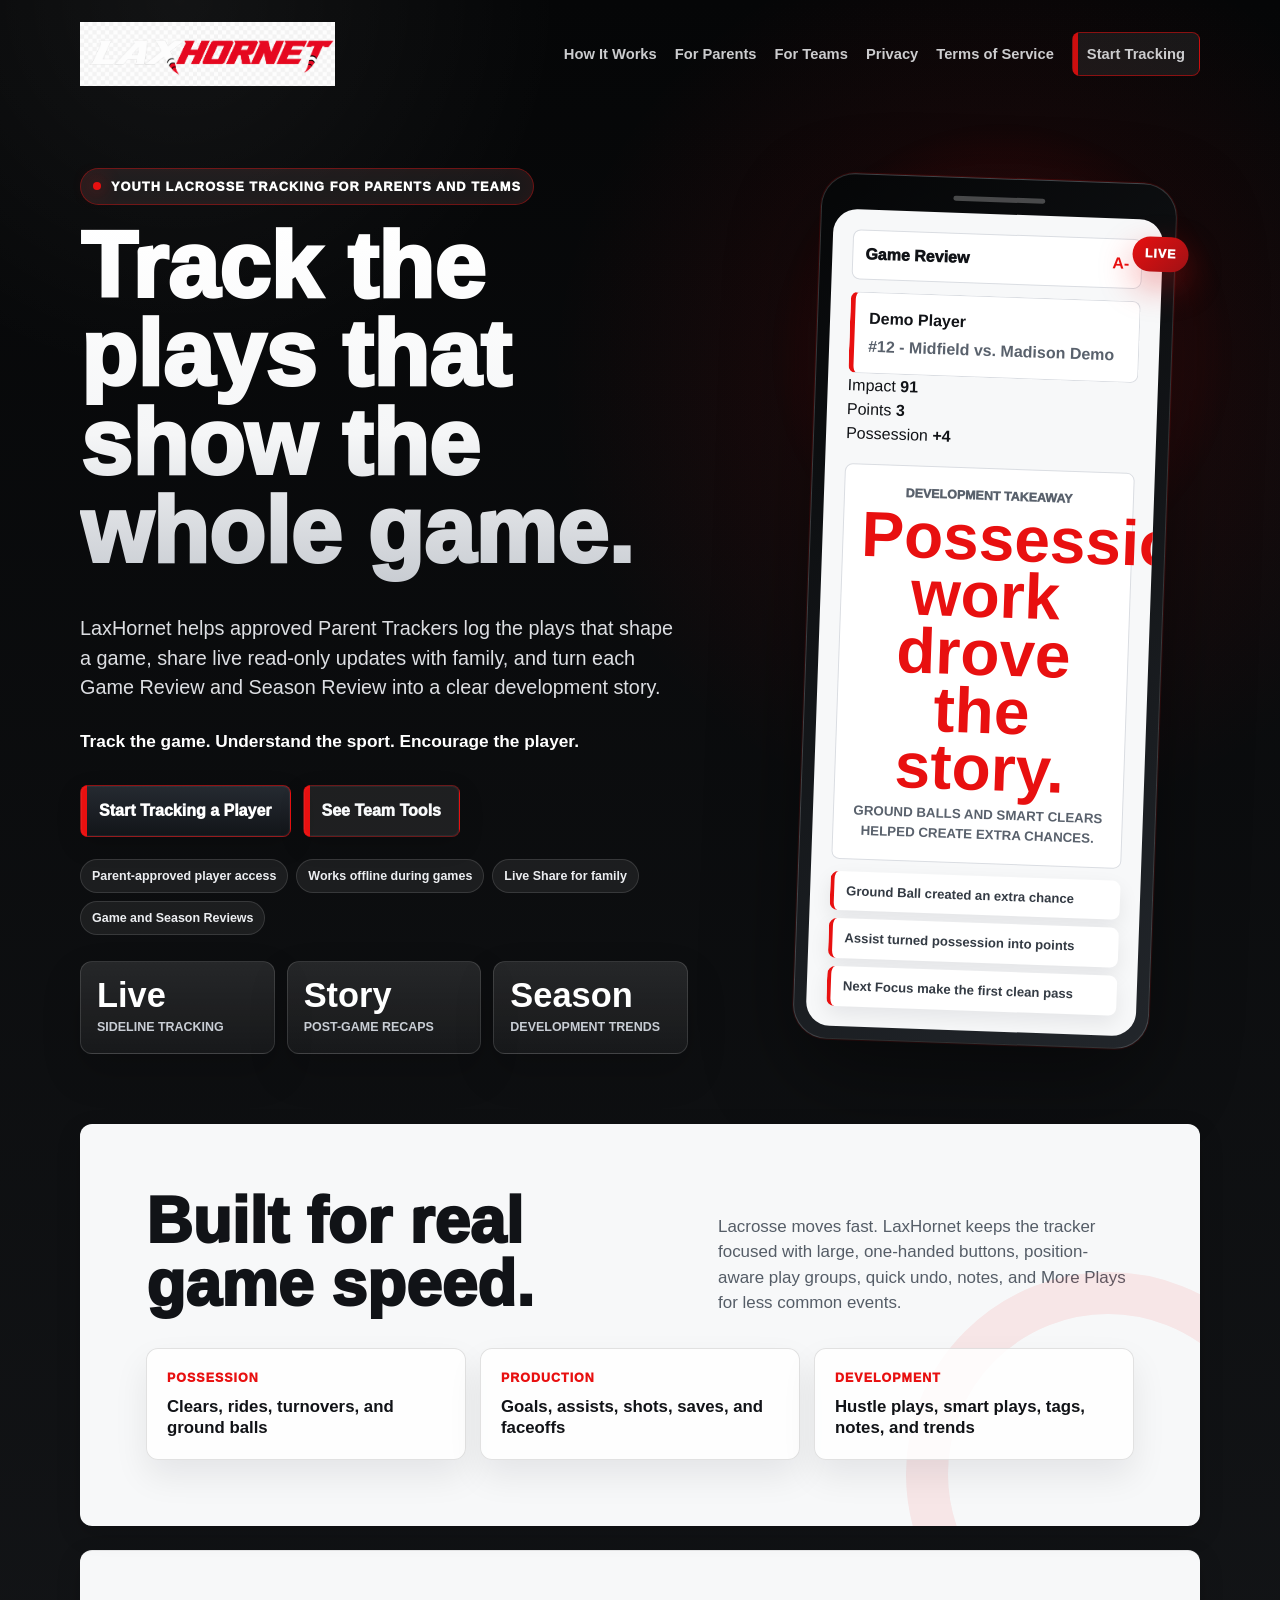
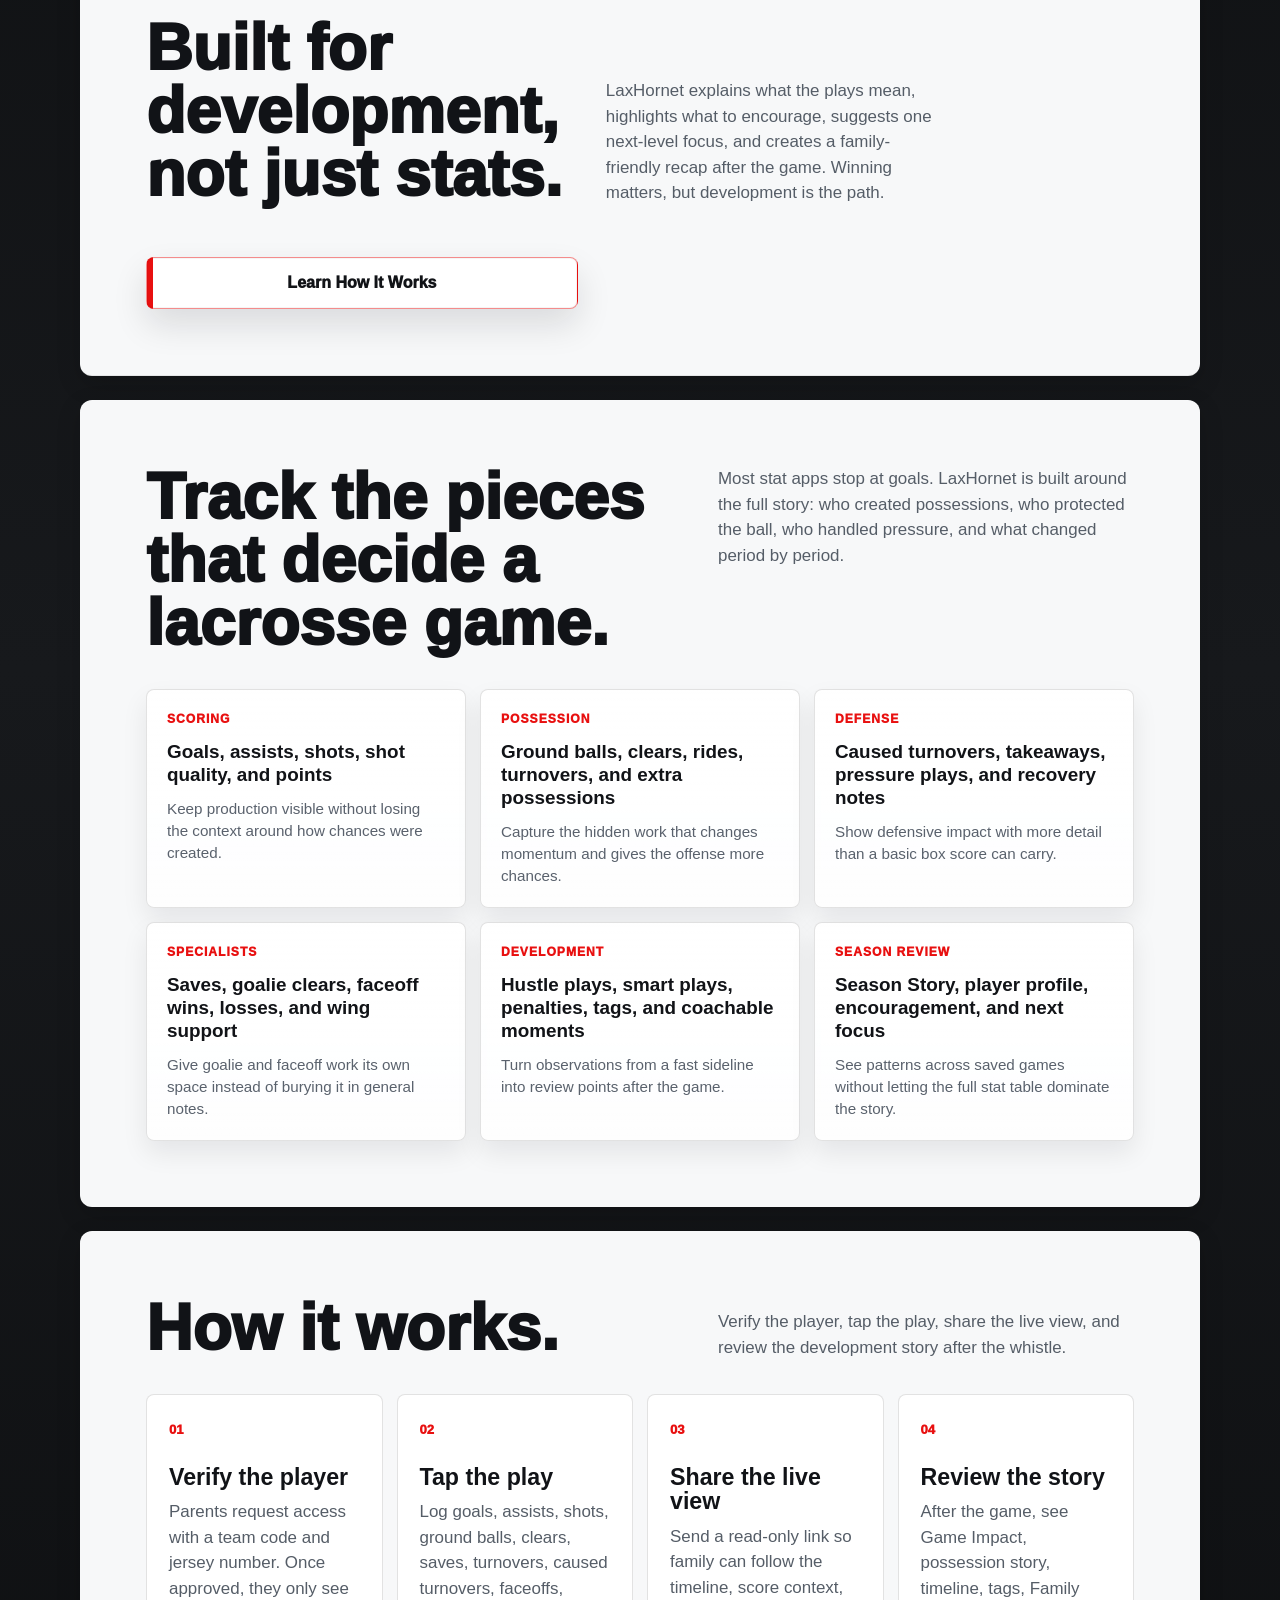
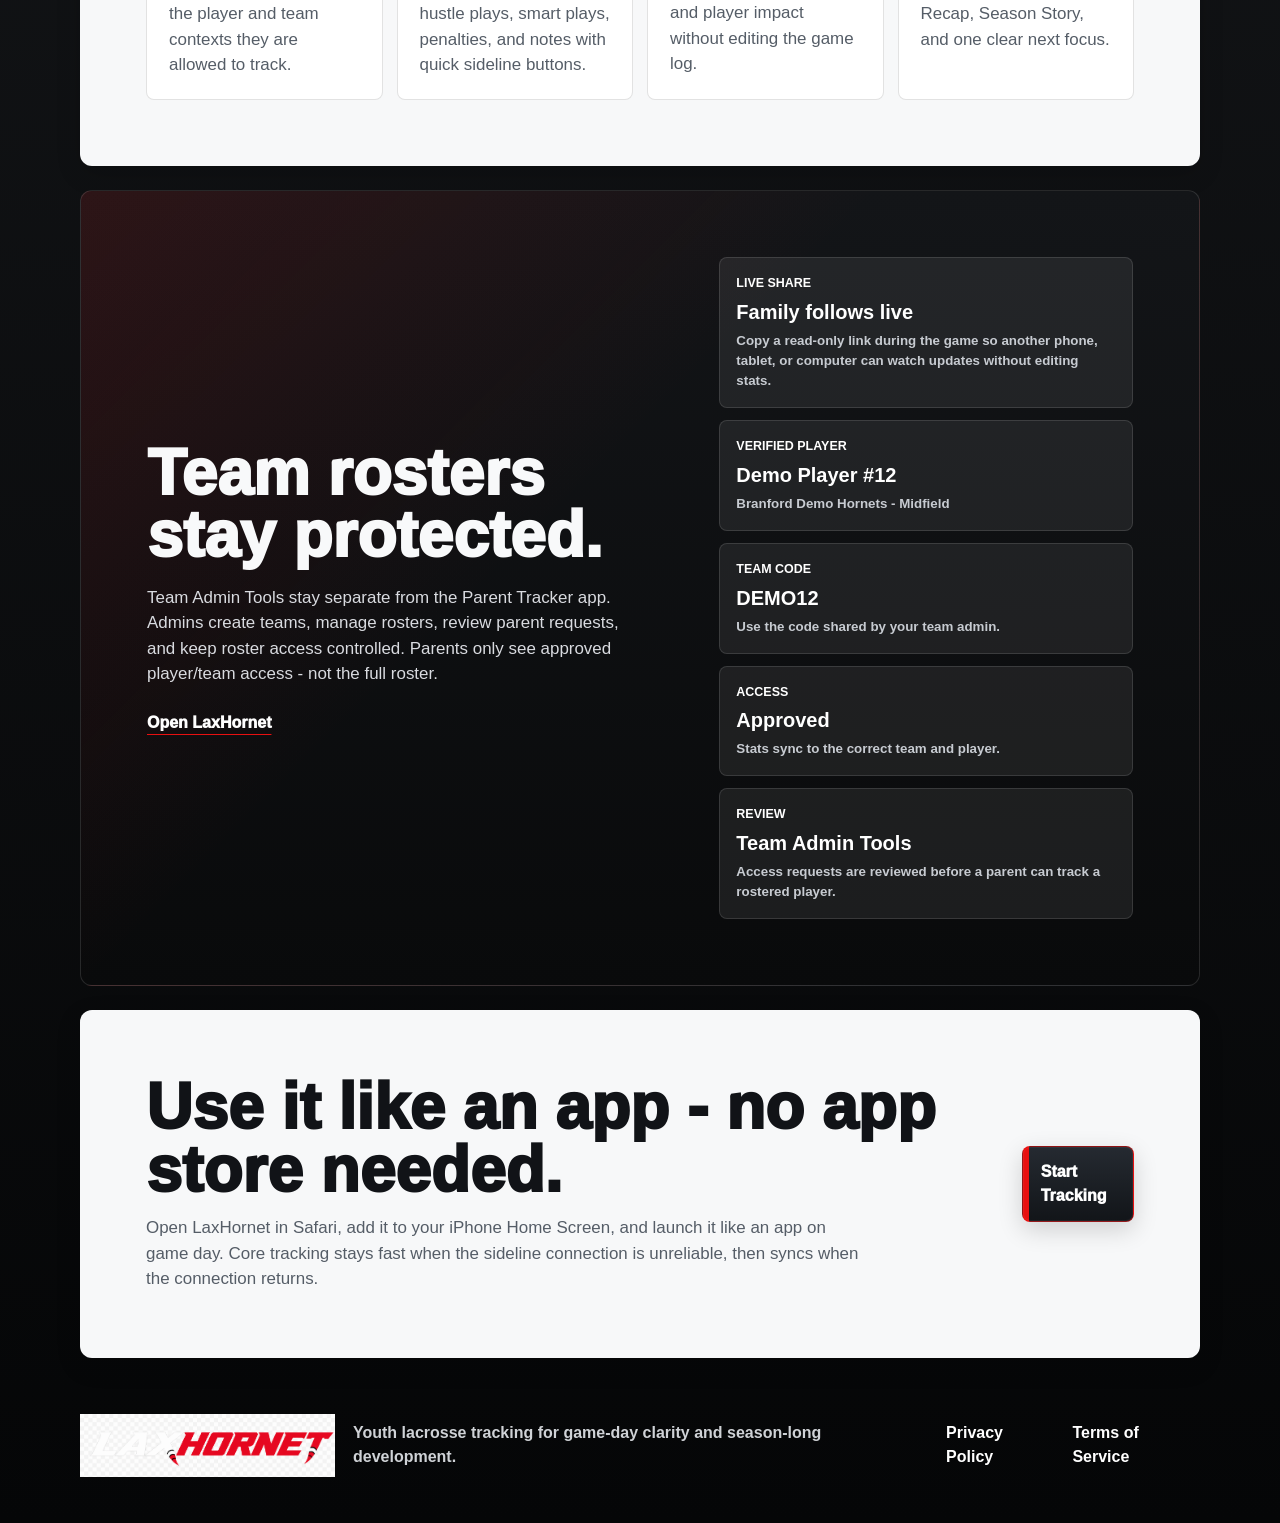
<file: index.html>
<!doctype html>
<html lang="en">
  <head>
    <meta charset="utf-8" />
    <meta name="viewport" content="width=device-width, initial-scale=1, viewport-fit=cover" />
    <meta name="theme-color" content="#0b0c0e" />
    <meta
      name="description"
      content="LaxHornet is a mobile-first youth lacrosse tracker for approved parent tracking, live family sharing, Game Review, Season Review, team admin tools, and offline game-day use."
    />
    <title>LaxHornet | Track the plays that show the whole game</title>
    <link rel="manifest" href="manifest.json?v=251" />
    <link rel="icon" href="assets/LHicon.png?v=1" type="image/png" />
    <link rel="apple-touch-icon" href="assets/LHicon.png?v=1" />
    <link rel="stylesheet" href="landing.css?v=251" />
  </head>
  <body>
    <header class="site-header" aria-label="LaxHornet landing navigation">
      <a class="brand-link" href="/" aria-label="LaxHornet home">
        <img src="assets/LHbanner.png?v=3" alt="LaxHornet" />
      </a>
      <nav class="landing-nav" aria-label="Primary">
        <a href="#how-it-works">How It Works</a>
        <a href="#parents">For Parents</a>
        <a href="#teams">For Teams</a>
        <a href="privacy.html">Privacy</a>
        <a href="terms.html">Terms of Service</a>
        <a class="nav-cta" href="app.html">Start Tracking</a>
      </nav>
    </header>

    <main>
      <section class="hero">
        <div class="hero-copy">
          <div class="hero-kicker">Youth lacrosse tracking for parents and teams</div>
          <h1>Track the plays that show the whole game.</h1>
          <p>
            LaxHornet helps approved Parent Trackers log the plays that shape a game,
            share live read-only updates with family, and turn each Game Review and
            Season Review into a clear development story.
          </p>
          <p class="hero-tagline">Track the game. Understand the sport. Encourage the player.</p>
          <div class="hero-actions">
            <a class="btn primary" href="app.html">Start Tracking a Player</a>
            <a class="btn secondary" href="#teams">See Team Tools</a>
          </div>
          <div class="trust-row" aria-label="Key app benefits">
            <span>Parent-approved player access</span>
            <span>Works offline during games</span>
            <span>Live Share for family</span>
            <span>Game and Season Reviews</span>
          </div>
          <div class="hero-stats" aria-label="Highlighted LaxHornet features">
            <div>
              <strong>Live</strong>
              <span>sideline tracking</span>
            </div>
            <div>
              <strong>Story</strong>
              <span>post-game recaps</span>
            </div>
            <div>
              <strong>Season</strong>
              <span>development trends</span>
            </div>
          </div>
        </div>

        <div class="phone-wrap" aria-label="LaxHornet app preview">
          <div class="phone">
            <div class="phone-bar"></div>
            <div class="phone-screen">
              <div class="preview-top">
                <span>Game Review</span>
                <strong>A-</strong>
              </div>
              <div class="preview-player">
                <strong>Demo Player</strong>
                <span>#12 - Midfield vs. Madison Demo</span>
              </div>
              <div class="preview-snapshot" aria-label="Demo game review snapshot">
                <div>
                  <span>Impact</span>
                  <strong>91</strong>
                </div>
                <div>
                  <span>Points</span>
                  <strong>3</strong>
                </div>
                <div>
                  <span>Possession</span>
                  <strong>+4</strong>
                </div>
              </div>
              <div class="preview-impact">
                <span>Development Takeaway</span>
                <strong>Possession work drove the story.</strong>
                <small>Ground balls and smart clears helped create extra chances.</small>
              </div>
              <div class="preview-feed" aria-label="Sample reviewed plays">
                <span><b>Ground Ball</b> created an extra chance</span>
                <span><b>Assist</b> turned possession into points</span>
                <span><b>Next Focus</b> make the first clean pass</span>
              </div>
            </div>
          </div>
        </div>
      </section>

      <section id="parents" class="section light spotlight-section">
        <div class="section-heading">
          <h2>Built for real game speed.</h2>
          <p>Lacrosse moves fast. LaxHornet keeps the tracker focused with large, one-handed buttons, position-aware play groups, quick undo, notes, and More Plays for less common events.</p>
        </div>
        <div class="spotlight-grid" aria-label="What LaxHornet highlights after games">
          <div><span>Possession</span><strong>Clears, rides, turnovers, and ground balls</strong></div>
          <div><span>Production</span><strong>Goals, assists, shots, saves, and faceoffs</strong></div>
          <div><span>Development</span><strong>Hustle plays, smart plays, tags, notes, and trends</strong></div>
        </div>
      </section>

      <section class="section light development-section" aria-labelledby="development-heading">
        <div class="section-heading">
          <h2 id="development-heading">Built for development, not just stats.</h2>
          <p>
            LaxHornet explains what the plays mean, highlights what to encourage,
            suggests one next-level focus, and creates a family-friendly recap after the game.
            Winning matters, but development is the path.
          </p>
          <a class="btn secondary" href="#how-it-works">Learn How It Works</a>
        </div>
      </section>

      <section class="section light detail-section" aria-labelledby="tracking-detail-heading">
        <div class="section-heading compact-heading">
          <h2 id="tracking-detail-heading">Track the pieces that decide a lacrosse game.</h2>
          <p>Most stat apps stop at goals. LaxHornet is built around the full story: who created possessions, who protected the ball, who handled pressure, and what changed period by period.</p>
        </div>
        <div class="detail-matrix" aria-label="Detailed lacrosse tracking categories">
          <article>
            <span>Scoring</span>
            <strong>Goals, assists, shots, shot quality, and points</strong>
            <p>Keep production visible without losing the context around how chances were created.</p>
          </article>
          <article>
            <span>Possession</span>
            <strong>Ground balls, clears, rides, turnovers, and extra possessions</strong>
            <p>Capture the hidden work that changes momentum and gives the offense more chances.</p>
          </article>
          <article>
            <span>Defense</span>
            <strong>Caused turnovers, takeaways, pressure plays, and recovery notes</strong>
            <p>Show defensive impact with more detail than a basic box score can carry.</p>
          </article>
          <article>
            <span>Specialists</span>
            <strong>Saves, goalie clears, faceoff wins, losses, and wing support</strong>
            <p>Give goalie and faceoff work its own space instead of burying it in general notes.</p>
          </article>
          <article>
            <span>Development</span>
            <strong>Hustle plays, smart plays, penalties, tags, and coachable moments</strong>
            <p>Turn observations from a fast sideline into review points after the game.</p>
          </article>
          <article>
            <span>Season Review</span>
            <strong>Season Story, player profile, encouragement, and next focus</strong>
            <p>See patterns across saved games without letting the full stat table dominate the story.</p>
          </article>
        </div>
      </section>

      <section id="how-it-works" class="section light">
        <div class="section-heading">
          <h2>How it works.</h2>
          <p>Verify the player, tap the play, share the live view, and review the development story after the whistle.</p>
        </div>
        <div class="feature-list">
          <article>
            <span class="feature-number">01</span>
            <h3>Verify the player</h3>
            <p>Parents request access with a team code and jersey number. Once approved, they only see the player and team contexts they are allowed to track.</p>
          </article>
          <article>
            <span class="feature-number">02</span>
            <h3>Tap the play</h3>
            <p>Log goals, assists, shots, ground balls, clears, saves, turnovers, caused turnovers, faceoffs, hustle plays, smart plays, penalties, and notes with quick sideline buttons.</p>
          </article>
          <article>
            <span class="feature-number">03</span>
            <h3>Share the live view</h3>
            <p>Send a read-only link so family can follow the timeline, score context, and player impact without editing the game log.</p>
          </article>
          <article>
            <span class="feature-number">04</span>
            <h3>Review the story</h3>
            <p>After the game, see Game Impact, possession story, timeline, tags, Family Recap, Season Story, and one clear next focus.</p>
          </article>
        </div>
      </section>

      <section id="teams" class="section dark-split">
        <div>
          <h2>Team rosters stay protected.</h2>
          <p>
            Team Admin Tools stay separate from the Parent Tracker app. Admins create teams,
            manage rosters, review parent requests, and keep roster access controlled.
            Parents only see approved player/team access - not the full roster.
          </p>
          <a class="text-link" href="app.html">Open LaxHornet</a>
        </div>
        <div class="team-panel">
          <div class="mini-card">
            <span>Live Share</span>
            <strong>Family follows live</strong>
            <small>Copy a read-only link during the game so another phone, tablet, or computer can watch updates without editing stats.</small>
          </div>
          <div class="mini-card">
            <span>Verified Player</span>
            <strong>Demo Player #12</strong>
            <small>Branford Demo Hornets - Midfield</small>
          </div>
          <div class="mini-card">
            <span>Team Code</span>
            <strong>DEMO12</strong>
            <small>Use the code shared by your team admin.</small>
          </div>
          <div class="mini-card">
            <span>Access</span>
            <strong>Approved</strong>
            <small>Stats sync to the correct team and player.</small>
          </div>
          <div class="mini-card">
            <span>Review</span>
            <strong>Team Admin Tools</strong>
            <small>Access requests are reviewed before a parent can track a rostered player.</small>
          </div>
        </div>
      </section>

      <section class="section light install-section">
        <div>
          <h2>Use it like an app - no app store needed.</h2>
          <p>
            Open LaxHornet in Safari, add it to your iPhone Home Screen, and launch it like an app on game day.
            Core tracking stays fast when the sideline connection is unreliable, then syncs when the connection returns.
          </p>
        </div>
        <a class="btn primary" href="app.html">Start Tracking</a>
      </section>
    </main>

    <footer class="site-footer">
      <img src="assets/LHbanner.png?v=3" alt="LaxHornet" />
      <span>Youth lacrosse tracking for game-day clarity and season-long development.</span>
      <a href="privacy.html">Privacy Policy</a>
      <a href="terms.html">Terms of Service</a>
    </footer>
  </body>
</html>
</file>
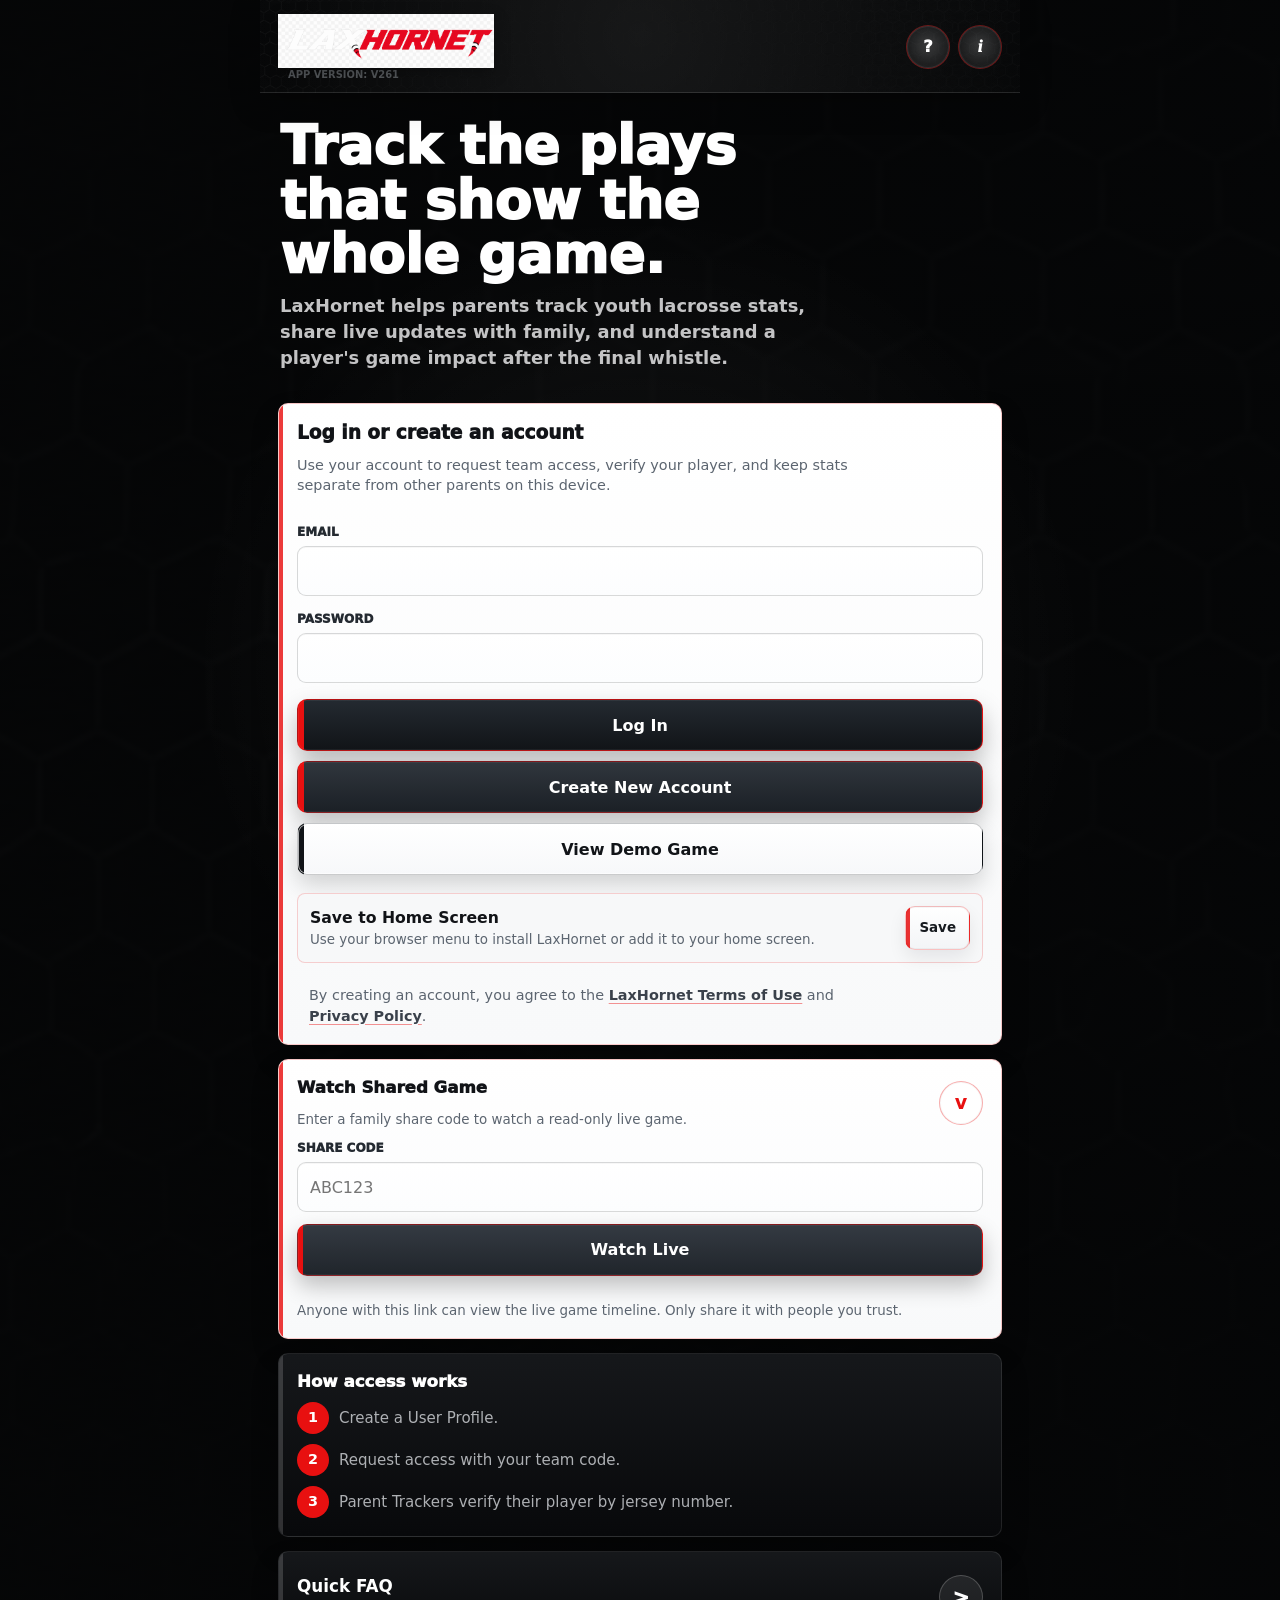
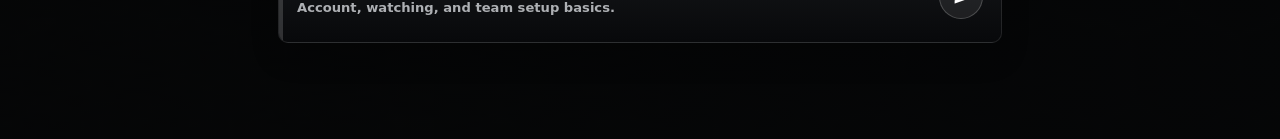
<file: app.html>
<!doctype html>
<html lang="en">
  <head>
    <meta charset="utf-8" />
    <meta name="viewport" content="width=device-width, initial-scale=1, viewport-fit=cover" />
    <meta name="theme-color" content="#0b0c0e" />
    <meta name="description" content="LaxHornet youth lacrosse stat tracker" />
    <title>LaxHornet App</title>
    <link rel="manifest" href="manifest.json?v=253" />
    <link rel="icon" href="assets/LHicon.png?v=1" type="image/png" />
    <link rel="apple-touch-icon" href="assets/LHicon.png?v=1" />
    <link rel="stylesheet" href="styles.css?v=261" />
  </head>
  <body>
    <noscript>
      <section class="noscript-fallback">
        <img src="assets/LHbanner.png?v=3" alt="LaxHornet" />
        <div class="card pad">
          <h1>LaxHornet needs JavaScript to run.</h1>
          <p>
            Game tracking, offline saves, account saves, and Live Share require JavaScript.
            Please enable JavaScript or open LaxHornet in Safari, Chrome, or another modern browser.
          </p>
          <div class="account-actions">
            <a class="btn brand positive" href="/">Back to LaxHornet Home</a>
            <a class="btn brand neutral" href="privacy.html">Privacy Policy</a>
            <a class="btn brand neutral" href="terms.html">Terms of Use</a>
          </div>
        </div>
      </section>
    </noscript>
    <div id="app" class="app-shell lh-app-shell"></div>
    <script src="assets/supabase.min.js?v=253" defer></script>
    <script src="app.js?v=261" defer></script>
  </body>
</html>
</file>
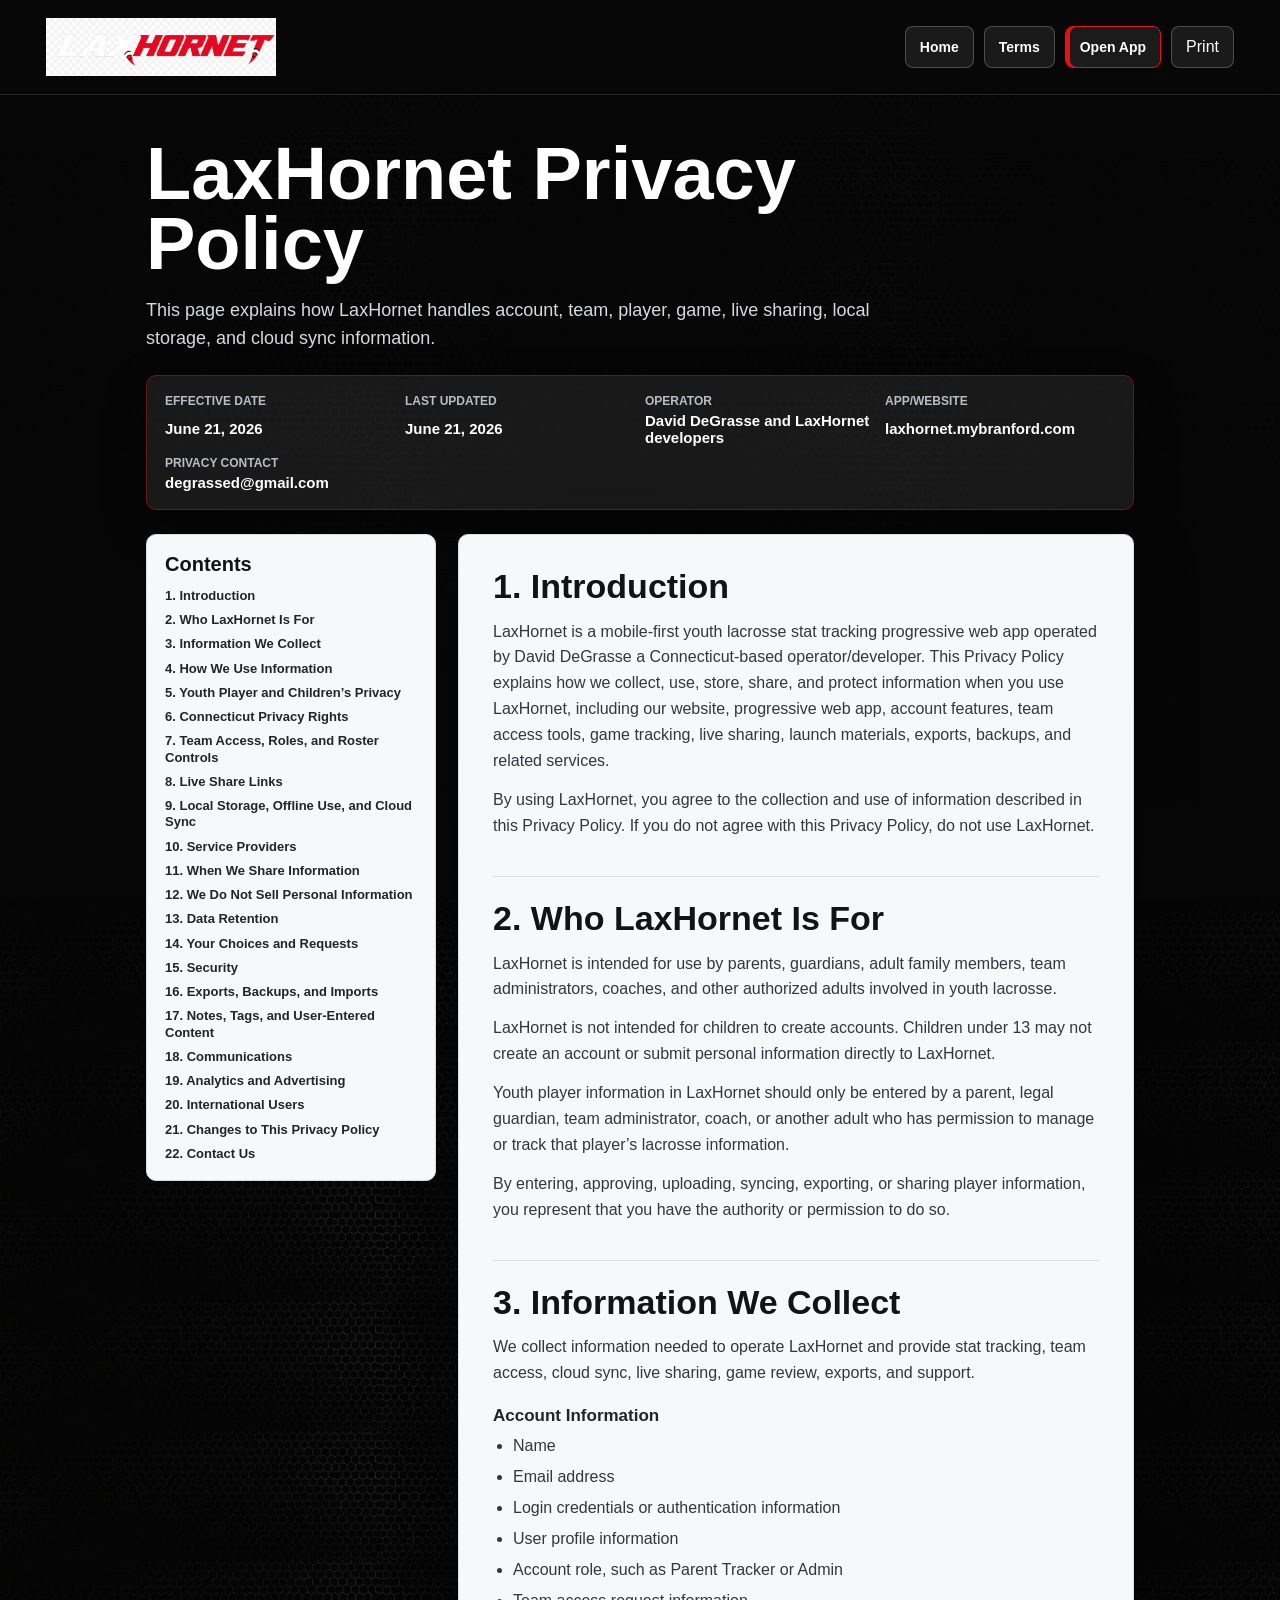
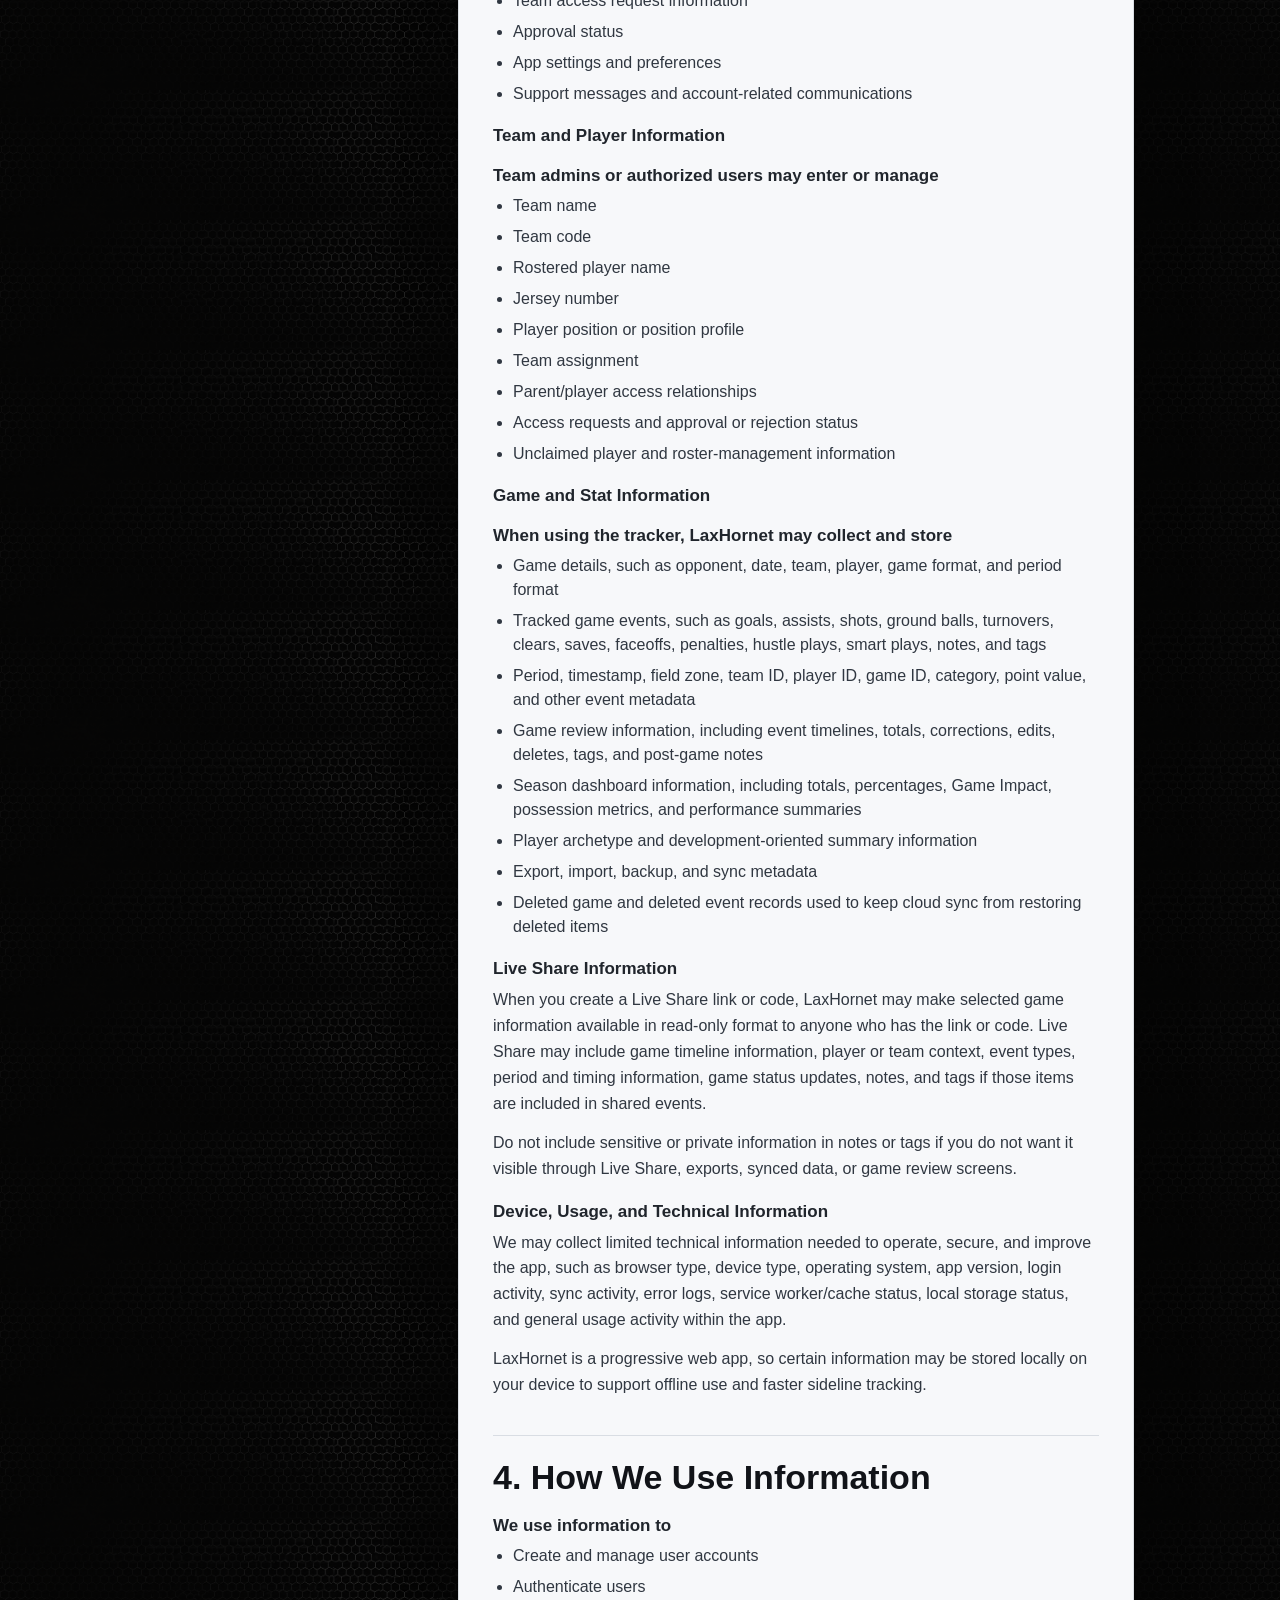
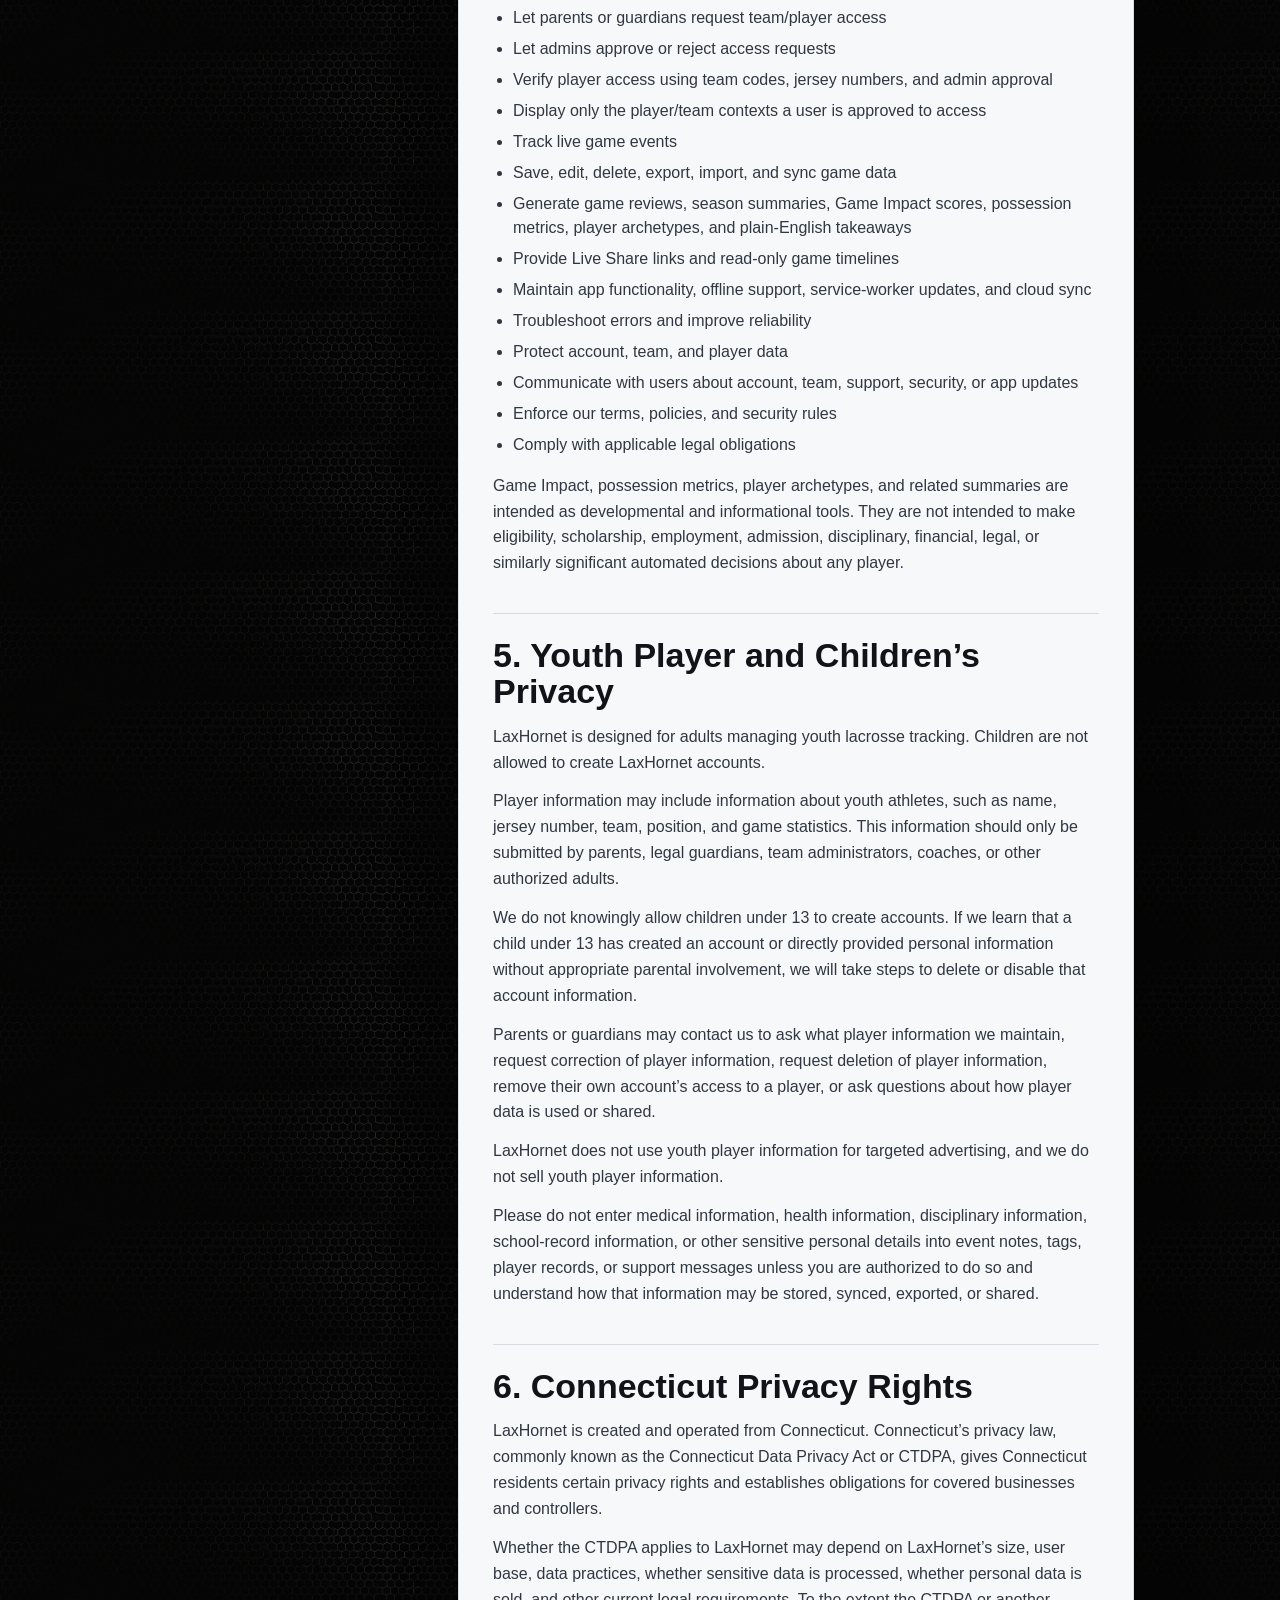
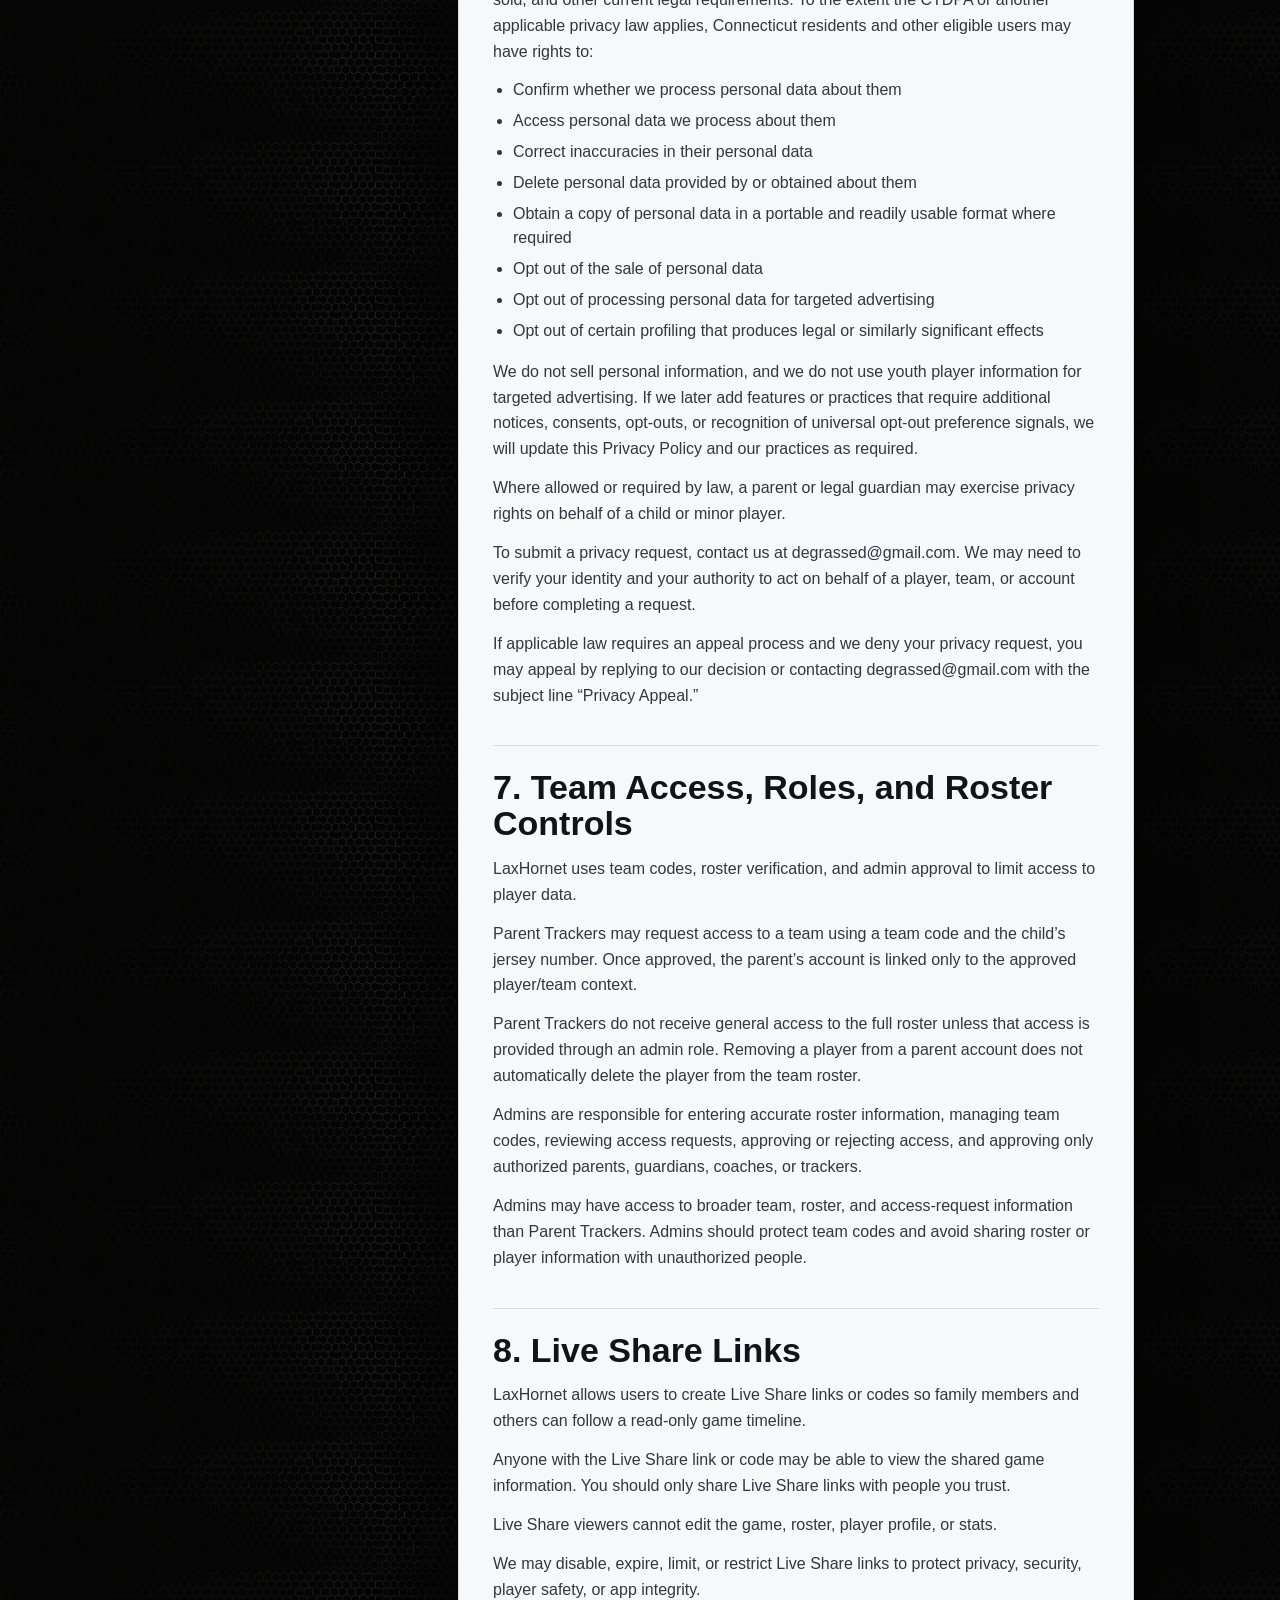
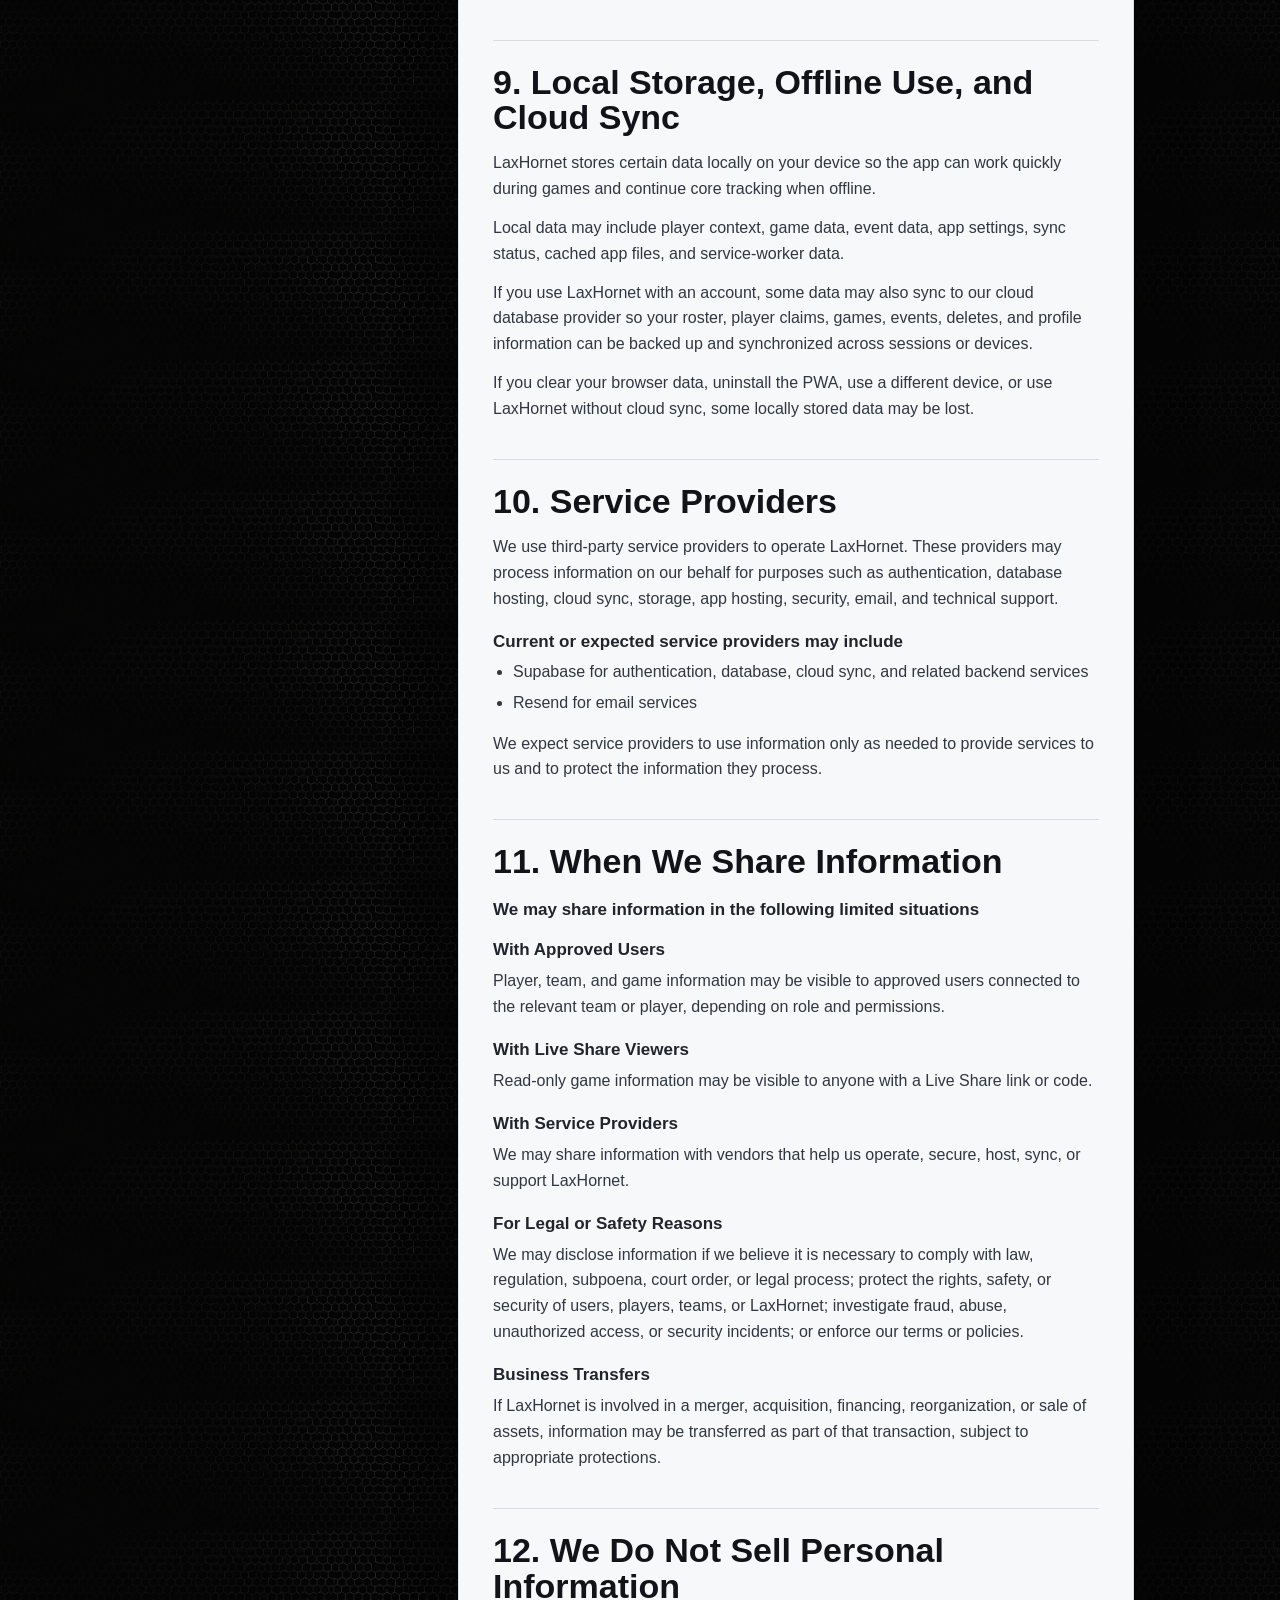
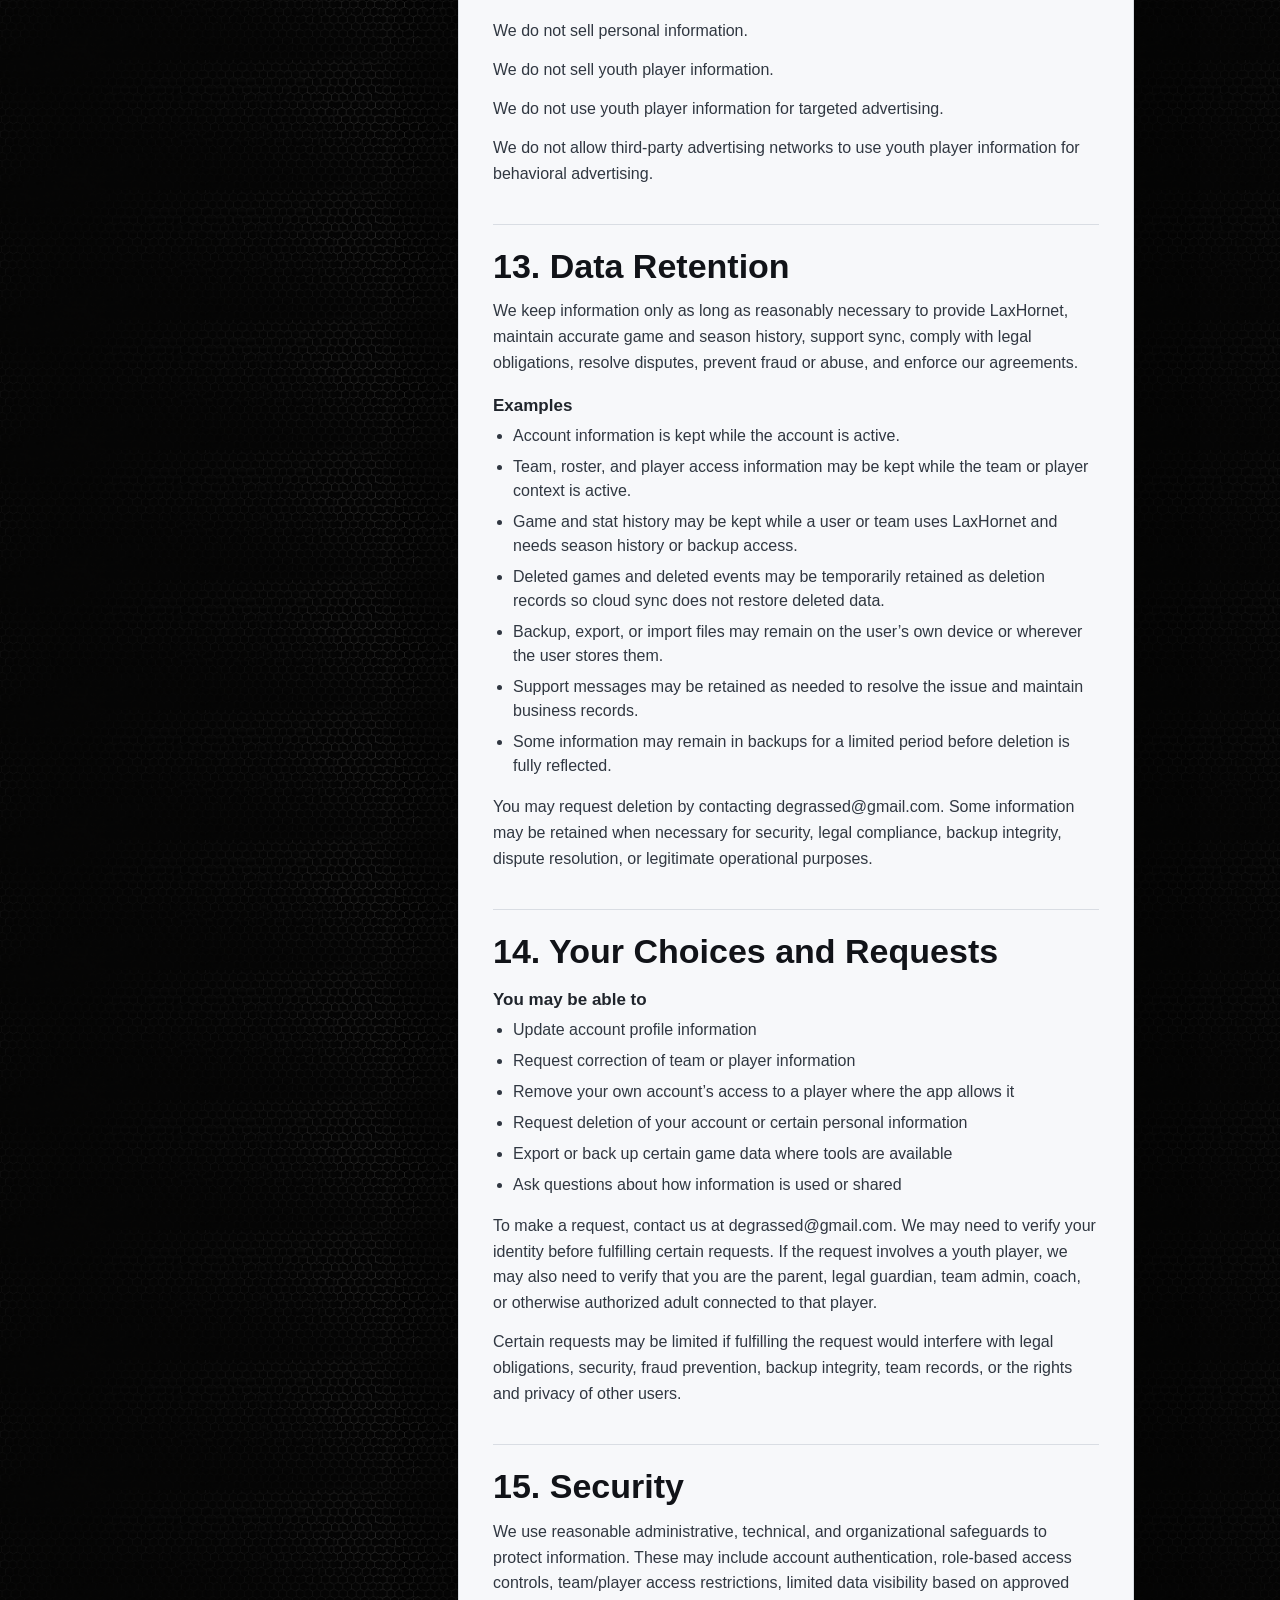
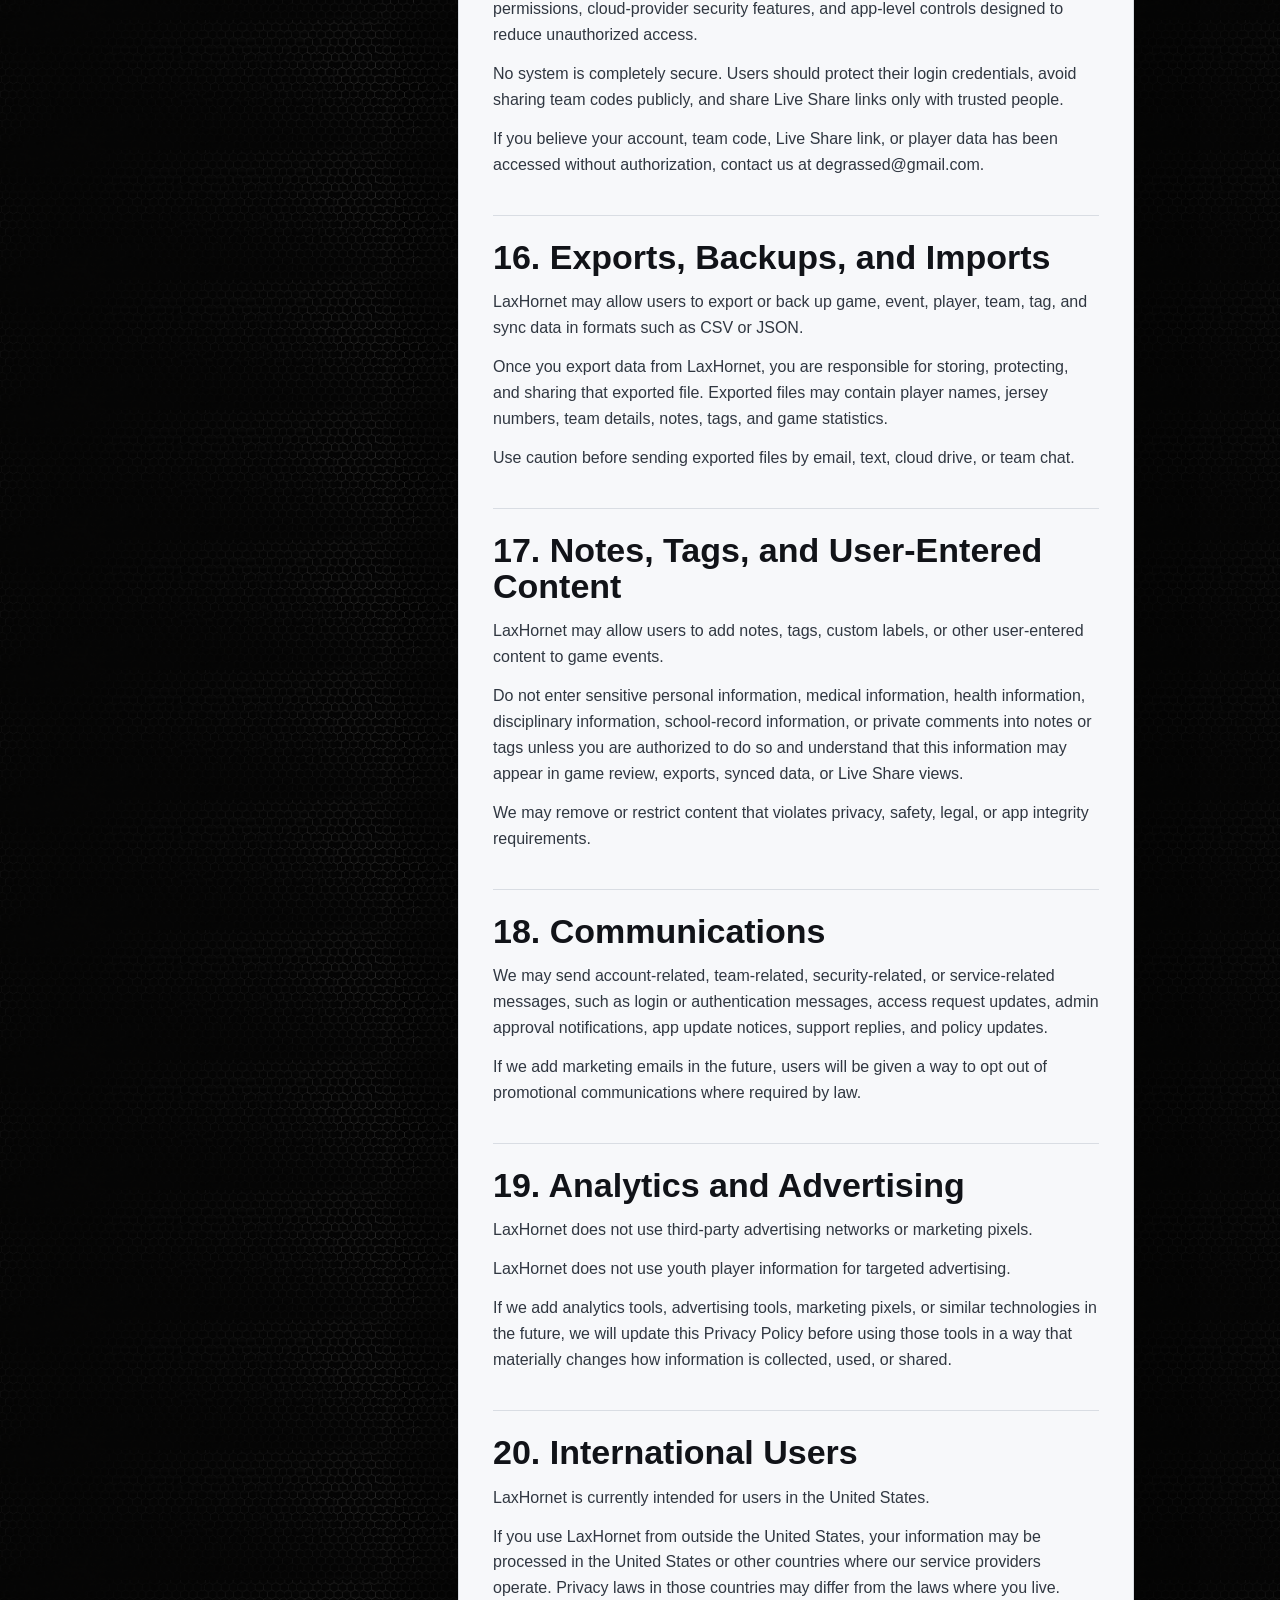
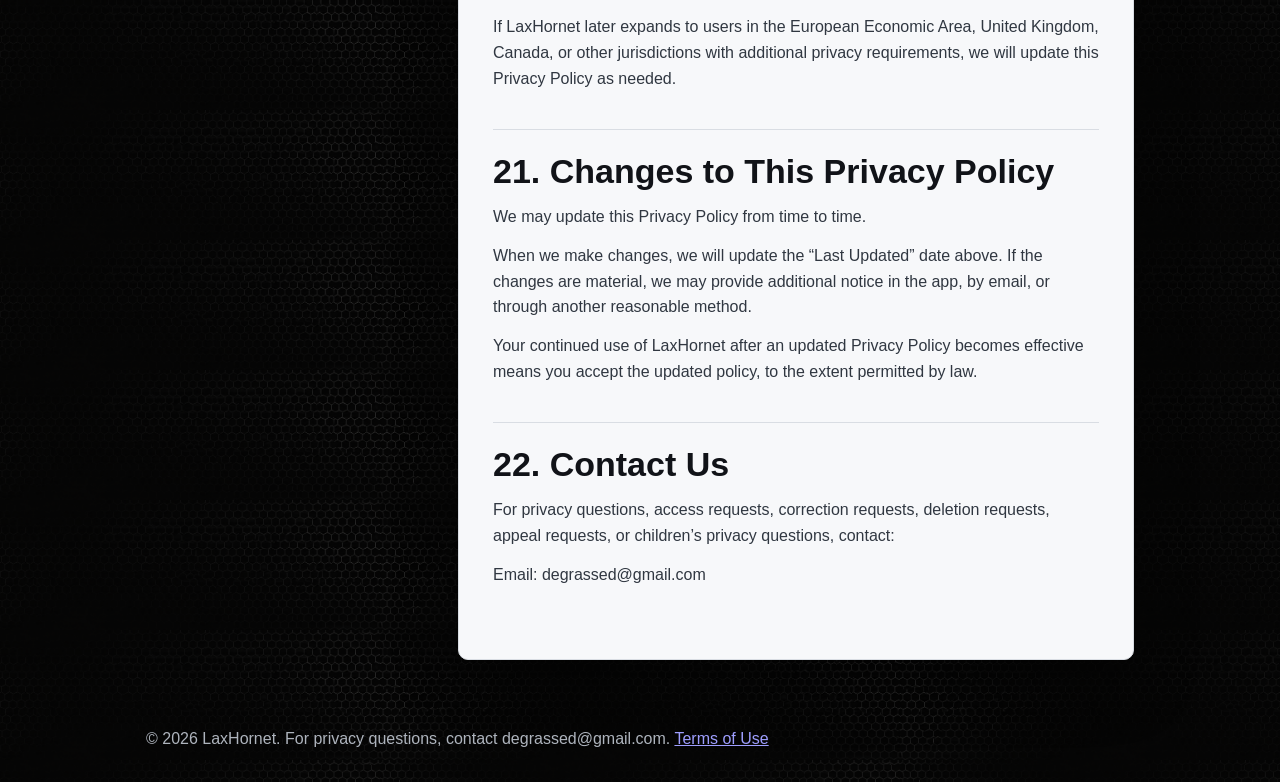
<file: privacy.html>
<!doctype html>
<html lang="en">
  <head>
    <meta charset="utf-8" />
    <meta name="viewport" content="width=device-width, initial-scale=1, viewport-fit=cover" />
    <meta name="theme-color" content="#0b0c0e" />
    <meta name="description" content="LaxHornet Privacy Policy for youth lacrosse stat tracking, team access, live sharing, local storage, and cloud sync." />
    <title>LaxHornet Privacy Policy</title>
    <link rel="manifest" href="manifest.json?v=219" />
    <link rel="icon" href="assets/LHicon.png?v=1" type="image/png" />
    <link rel="apple-touch-icon" href="assets/LHicon.png?v=1" />
    <style>
      :root { color-scheme: dark; --black: #070707; --carbon: #151515; --panel: #f7f8fa; --text: #111318; --muted: #5b6470; --line: #d9dde3; --brand: #e81010; --white: #ffffff; }
      * { box-sizing: border-box; }
      html { scroll-behavior: smooth; }
      body { margin: 0; min-height: 100vh; font-family: Arial, Helvetica, sans-serif; background: #0b0b0b url("assets/honeycombblack.png?v=1") top center / 520px auto repeat; color: var(--white); }
      body::before { content: ""; position: fixed; inset: 0; pointer-events: none; background: linear-gradient(180deg, rgba(7,7,7,.72), rgba(7,7,7,.94)); }
      .policy-shell { position: relative; z-index: 1; }
      .topbar { display: flex; align-items: center; justify-content: space-between; gap: 18px; padding: 18px clamp(18px, 4vw, 46px); border-bottom: 1px solid rgba(255,255,255,.12); background: rgba(8,8,8,.78); backdrop-filter: blur(10px); position: sticky; top: 0; z-index: 5; }
      .brand img { display: block; width: min(230px, 56vw); height: auto; }
      .top-links { display: flex; align-items: center; gap: 10px; flex-wrap: wrap; justify-content: flex-end; }
      .top-links a, .print-btn { min-height: 42px; display: inline-flex; align-items: center; justify-content: center; border-radius: 8px; border: 1px solid rgba(255,255,255,.22); padding: 10px 14px; color: var(--white); background: rgba(255,255,255,.08); text-decoration: none; font-weight: 800; font-size: 14px; }
      .top-links a.primary { border-color: var(--brand); box-shadow: inset 4px 0 0 var(--brand); }
      .print-btn { cursor: pointer; font: inherit; }
      .hero { padding: 44px clamp(18px, 4vw, 46px) 24px; max-width: 1080px; margin: 0 auto; }
      .hero h1 { margin: 0; font-size: clamp(38px, 7vw, 74px); line-height: .95; letter-spacing: 0; max-width: 760px; }
      .hero p { max-width: 780px; color: #d7d9dd; font-size: 18px; line-height: 1.55; }
      .meta-card { margin-top: 22px; padding: 18px; border: 1px solid rgba(232,16,16,.42); border-radius: 10px; background: rgba(255,255,255,.08); box-shadow: 0 18px 42px rgba(0,0,0,.34); }
      .meta-card ul { display: grid; gap: 10px; grid-template-columns: repeat(auto-fit, minmax(220px, 1fr)); list-style: none; padding: 0; margin: 0; }
      .meta-card li { display: grid; gap: 4px; }
      .meta-card span { color: #b9bec6; font-size: 12px; font-weight: 900; text-transform: uppercase; }
      .meta-card strong { color: var(--white); font-size: 15px; }
      .policy-wrap { max-width: 1080px; margin: 0 auto; padding: 0 clamp(18px, 4vw, 46px) 70px; }
      .policy-grid { display: grid; grid-template-columns: 290px minmax(0, 1fr); gap: 22px; align-items: start; }
      .toc { position: sticky; top: 92px; border-radius: 10px; background: var(--panel); color: var(--text); padding: 18px; border: 1px solid var(--line); }
      .toc h2 { margin: 0 0 12px; font-size: 20px; }
      .toc nav { display: grid; gap: 8px; }
      .toc a { color: #20252c; font-weight: 800; font-size: 13px; line-height: 1.25; text-decoration: none; }
      .toc a:hover { color: var(--brand); }
      .policy-card { background: var(--panel); color: var(--text); border: 1px solid var(--line); border-radius: 10px; padding: clamp(20px, 4vw, 34px); box-shadow: 0 22px 60px rgba(0,0,0,.34); }
      .policy-section { padding: 24px 0; border-top: 1px solid var(--line); scroll-margin-top: 110px; }
      .policy-section:first-child { border-top: 0; padding-top: 0; }
      .policy-section h2 { margin: 0 0 14px; font-size: clamp(24px, 4vw, 34px); line-height: 1.05; color: #111318; }
      .policy-section h3 { margin: 20px 0 8px; font-size: 17px; color: #20252c; }
      .policy-section p { margin: 0 0 13px; color: #303741; line-height: 1.62; font-size: 16px; }
      .policy-section ul { margin: 0 0 16px 20px; padding: 0; color: #303741; }
      .policy-section li { margin: 7px 0; line-height: 1.5; }
      .policy-section a { color: #b80c0c; font-weight: 800; overflow-wrap: anywhere; }
      .footer { max-width: 1080px; margin: 0 auto; padding: 0 clamp(18px, 4vw, 46px) 34px; color: #aeb4bd; }
      @media (max-width: 820px) { .topbar { align-items: flex-start; flex-direction: column; } .top-links { width: 100%; justify-content: flex-start; } .policy-grid { grid-template-columns: 1fr; } .toc { position: static; } }
      @media (max-width: 520px) { .hero { padding-top: 34px; } .top-links a, .print-btn { flex: 1 1 auto; } .policy-card { border-radius: 8px; } }
      @media print { body { background: white; color: black; } body::before, .topbar, .toc, .footer { display: none; } .policy-wrap, .hero { max-width: none; padding: 0; } .hero h1 { color: black; font-size: 34px; } .hero p { color: black; } .meta-card, .policy-card { box-shadow: none; border-color: #999; background: white; color: black; } }
    </style>
  </head>
  <body>
    <div class="policy-shell">
      <header class="topbar"><a class="brand" href="/" aria-label="LaxHornet home"><img src="assets/LHbanner.png?v=3" alt="LaxHornet" /></a><div class="top-links"><a href="/">Home</a><a href="terms.html">Terms</a><a class="primary" href="app.html">Open App</a><button class="print-btn" type="button" onclick="window.print()">Print</button></div></header>
      <main><section class="hero"><h1>LaxHornet Privacy Policy</h1><p>This page explains how LaxHornet handles account, team, player, game, live sharing, local storage, and cloud sync information.</p><div class="meta-card" aria-label="Policy details"><ul><li><span>Effective Date</span><strong>June 21, 2026</strong></li>
<li><span>Last Updated</span><strong>June 21, 2026</strong></li>
<li><span>Operator</span><strong>David DeGrasse and LaxHornet developers</strong></li>
<li><span>App/Website</span><strong>laxhornet.mybranford.com</strong></li>
<li><span>Privacy Contact</span><strong>degrassed@gmail.com</strong></li></ul></div></section><section class="policy-wrap"><div class="policy-grid"><aside class="toc" aria-label="Policy contents"><h2>Contents</h2><nav><a href="#introduction">1. Introduction</a>
<a href="#who-laxhornet-is-for">2. Who LaxHornet Is For</a>
<a href="#information-we-collect">3. Information We Collect</a>
<a href="#how-we-use-information">4. How We Use Information</a>
<a href="#youth-player-and-children-s-privacy">5. Youth Player and Children’s Privacy</a>
<a href="#connecticut-privacy-rights">6. Connecticut Privacy Rights</a>
<a href="#team-access-roles-and-roster-controls">7. Team Access, Roles, and Roster Controls</a>
<a href="#live-share-links">8. Live Share Links</a>
<a href="#local-storage-offline-use-and-cloud-sync">9. Local Storage, Offline Use, and Cloud Sync</a>
<a href="#service-providers">10. Service Providers</a>
<a href="#when-we-share-information">11. When We Share Information</a>
<a href="#we-do-not-sell-personal-information">12. We Do Not Sell Personal Information</a>
<a href="#data-retention">13. Data Retention</a>
<a href="#your-choices-and-requests">14. Your Choices and Requests</a>
<a href="#security">15. Security</a>
<a href="#exports-backups-and-imports">16. Exports, Backups, and Imports</a>
<a href="#notes-tags-and-user-entered-content">17. Notes, Tags, and User-Entered Content</a>
<a href="#communications">18. Communications</a>
<a href="#analytics-and-advertising">19. Analytics and Advertising</a>
<a href="#international-users">20. International Users</a>
<a href="#changes-to-this-privacy-policy">21. Changes to This Privacy Policy</a>
<a href="#contact-us">22. Contact Us</a></nav></aside><article class="policy-card"><section class="policy-section" id="introduction">
      <h2>1. Introduction</h2>
      <p>LaxHornet is a mobile-first youth lacrosse stat tracking progressive web app operated by David DeGrasse a Connecticut-based operator/developer. This Privacy Policy explains how we collect, use, store, share, and protect information when you use LaxHornet, including our website, progressive web app, account features, team access tools, game tracking, live sharing, launch materials, exports, backups, and related services.</p>
<p>By using LaxHornet, you agree to the collection and use of information described in this Privacy Policy. If you do not agree with this Privacy Policy, do not use LaxHornet.</p>
    </section>
<section class="policy-section" id="who-laxhornet-is-for">
      <h2>2. Who LaxHornet Is For</h2>
      <p>LaxHornet is intended for use by parents, guardians, adult family members, team administrators, coaches, and other authorized adults involved in youth lacrosse.</p>
<p>LaxHornet is not intended for children to create accounts. Children under 13 may not create an account or submit personal information directly to LaxHornet.</p>
<p>Youth player information in LaxHornet should only be entered by a parent, legal guardian, team administrator, coach, or another adult who has permission to manage or track that player’s lacrosse information.</p>
<p>By entering, approving, uploading, syncing, exporting, or sharing player information, you represent that you have the authority or permission to do so.</p>
    </section>
<section class="policy-section" id="information-we-collect">
      <h2>3. Information We Collect</h2>
      <p>We collect information needed to operate LaxHornet and provide stat tracking, team access, cloud sync, live sharing, game review, exports, and support.</p>
<h3>Account Information</h3>
<ul>
<li>Name</li>
<li>Email address</li>
<li>Login credentials or authentication information</li>
<li>User profile information</li>
<li>Account role, such as Parent Tracker or Admin</li>
<li>Team access request information</li>
<li>Approval status</li>
<li>App settings and preferences</li>
<li>Support messages and account-related communications</li>
</ul>
<h3>Team and Player Information</h3>
<h3>Team admins or authorized users may enter or manage</h3>
<ul>
<li>Team name</li>
<li>Team code</li>
<li>Rostered player name</li>
<li>Jersey number</li>
<li>Player position or position profile</li>
<li>Team assignment</li>
<li>Parent/player access relationships</li>
<li>Access requests and approval or rejection status</li>
<li>Unclaimed player and roster-management information</li>
</ul>
<h3>Game and Stat Information</h3>
<h3>When using the tracker, LaxHornet may collect and store</h3>
<ul>
<li>Game details, such as opponent, date, team, player, game format, and period format</li>
<li>Tracked game events, such as goals, assists, shots, ground balls, turnovers, clears, saves, faceoffs, penalties, hustle plays, smart plays, notes, and tags</li>
<li>Period, timestamp, field zone, team ID, player ID, game ID, category, point value, and other event metadata</li>
<li>Game review information, including event timelines, totals, corrections, edits, deletes, tags, and post-game notes</li>
<li>Season dashboard information, including totals, percentages, Game Impact, possession metrics, and performance summaries</li>
<li>Player archetype and development-oriented summary information</li>
<li>Export, import, backup, and sync metadata</li>
<li>Deleted game and deleted event records used to keep cloud sync from restoring deleted items</li>
</ul>
<h3>Live Share Information</h3>
<p>When you create a Live Share link or code, LaxHornet may make selected game information available in read-only format to anyone who has the link or code. Live Share may include game timeline information, player or team context, event types, period and timing information, game status updates, notes, and tags if those items are included in shared events.</p>
<p>Do not include sensitive or private information in notes or tags if you do not want it visible through Live Share, exports, synced data, or game review screens.</p>
<h3>Device, Usage, and Technical Information</h3>
<p>We may collect limited technical information needed to operate, secure, and improve the app, such as browser type, device type, operating system, app version, login activity, sync activity, error logs, service worker/cache status, local storage status, and general usage activity within the app.</p>
<p>LaxHornet is a progressive web app, so certain information may be stored locally on your device to support offline use and faster sideline tracking.</p>
    </section>
<section class="policy-section" id="how-we-use-information">
      <h2>4. How We Use Information</h2>
      <h3>We use information to</h3>
<ul>
<li>Create and manage user accounts</li>
<li>Authenticate users</li>
<li>Let parents or guardians request team/player access</li>
<li>Let admins approve or reject access requests</li>
<li>Verify player access using team codes, jersey numbers, and admin approval</li>
<li>Display only the player/team contexts a user is approved to access</li>
<li>Track live game events</li>
<li>Save, edit, delete, export, import, and sync game data</li>
<li>Generate game reviews, season summaries, Game Impact scores, possession metrics, player archetypes, and plain-English takeaways</li>
<li>Provide Live Share links and read-only game timelines</li>
<li>Maintain app functionality, offline support, service-worker updates, and cloud sync</li>
<li>Troubleshoot errors and improve reliability</li>
<li>Protect account, team, and player data</li>
<li>Communicate with users about account, team, support, security, or app updates</li>
<li>Enforce our terms, policies, and security rules</li>
<li>Comply with applicable legal obligations</li>
</ul>
<p>Game Impact, possession metrics, player archetypes, and related summaries are intended as developmental and informational tools. They are not intended to make eligibility, scholarship, employment, admission, disciplinary, financial, legal, or similarly significant automated decisions about any player.</p>
    </section>
<section class="policy-section" id="youth-player-and-children-s-privacy">
      <h2>5. Youth Player and Children’s Privacy</h2>
      <p>LaxHornet is designed for adults managing youth lacrosse tracking. Children are not allowed to create LaxHornet accounts.</p>
<p>Player information may include information about youth athletes, such as name, jersey number, team, position, and game statistics. This information should only be submitted by parents, legal guardians, team administrators, coaches, or other authorized adults.</p>
<p>We do not knowingly allow children under 13 to create accounts. If we learn that a child under 13 has created an account or directly provided personal information without appropriate parental involvement, we will take steps to delete or disable that account information.</p>
<p>Parents or guardians may contact us to ask what player information we maintain, request correction of player information, request deletion of player information, remove their own account’s access to a player, or ask questions about how player data is used or shared.</p>
<p>LaxHornet does not use youth player information for targeted advertising, and we do not sell youth player information.</p>
<p>Please do not enter medical information, health information, disciplinary information, school-record information, or other sensitive personal details into event notes, tags, player records, or support messages unless you are authorized to do so and understand how that information may be stored, synced, exported, or shared.</p>
    </section>
<section class="policy-section" id="connecticut-privacy-rights">
      <h2>6. Connecticut Privacy Rights</h2>
      <p>LaxHornet is created and operated from Connecticut. Connecticut’s privacy law, commonly known as the Connecticut Data Privacy Act or CTDPA, gives Connecticut residents certain privacy rights and establishes obligations for covered businesses and controllers.</p>
<p>Whether the CTDPA applies to LaxHornet may depend on LaxHornet’s size, user base, data practices, whether sensitive data is processed, whether personal data is sold, and other current legal requirements. To the extent the CTDPA or another applicable privacy law applies, Connecticut residents and other eligible users may have rights to:</p>
<ul>
<li>Confirm whether we process personal data about them</li>
<li>Access personal data we process about them</li>
<li>Correct inaccuracies in their personal data</li>
<li>Delete personal data provided by or obtained about them</li>
<li>Obtain a copy of personal data in a portable and readily usable format where required</li>
<li>Opt out of the sale of personal data</li>
<li>Opt out of processing personal data for targeted advertising</li>
<li>Opt out of certain profiling that produces legal or similarly significant effects</li>
</ul>
<p>We do not sell personal information, and we do not use youth player information for targeted advertising. If we later add features or practices that require additional notices, consents, opt-outs, or recognition of universal opt-out preference signals, we will update this Privacy Policy and our practices as required.</p>
<p>Where allowed or required by law, a parent or legal guardian may exercise privacy rights on behalf of a child or minor player.</p>
<p>To submit a privacy request, contact us at degrassed@gmail.com. We may need to verify your identity and your authority to act on behalf of a player, team, or account before completing a request.</p>
<p>If applicable law requires an appeal process and we deny your privacy request, you may appeal by replying to our decision or contacting degrassed@gmail.com with the subject line “Privacy Appeal.”</p>
    </section>
<section class="policy-section" id="team-access-roles-and-roster-controls">
      <h2>7. Team Access, Roles, and Roster Controls</h2>
      <p>LaxHornet uses team codes, roster verification, and admin approval to limit access to player data.</p>
<p>Parent Trackers may request access to a team using a team code and the child’s jersey number. Once approved, the parent’s account is linked only to the approved player/team context.</p>
<p>Parent Trackers do not receive general access to the full roster unless that access is provided through an admin role. Removing a player from a parent account does not automatically delete the player from the team roster.</p>
<p>Admins are responsible for entering accurate roster information, managing team codes, reviewing access requests, approving or rejecting access, and approving only authorized parents, guardians, coaches, or trackers.</p>
<p>Admins may have access to broader team, roster, and access-request information than Parent Trackers. Admins should protect team codes and avoid sharing roster or player information with unauthorized people.</p>
    </section>
<section class="policy-section" id="live-share-links">
      <h2>8. Live Share Links</h2>
      <p>LaxHornet allows users to create Live Share links or codes so family members and others can follow a read-only game timeline.</p>
<p>Anyone with the Live Share link or code may be able to view the shared game information. You should only share Live Share links with people you trust.</p>
<p>Live Share viewers cannot edit the game, roster, player profile, or stats.</p>
<p>We may disable, expire, limit, or restrict Live Share links to protect privacy, security, player safety, or app integrity.</p>
    </section>
<section class="policy-section" id="local-storage-offline-use-and-cloud-sync">
      <h2>9. Local Storage, Offline Use, and Cloud Sync</h2>
      <p>LaxHornet stores certain data locally on your device so the app can work quickly during games and continue core tracking when offline.</p>
<p>Local data may include player context, game data, event data, app settings, sync status, cached app files, and service-worker data.</p>
<p>If you use LaxHornet with an account, some data may also sync to our cloud database provider so your roster, player claims, games, events, deletes, and profile information can be backed up and synchronized across sessions or devices.</p>
<p>If you clear your browser data, uninstall the PWA, use a different device, or use LaxHornet without cloud sync, some locally stored data may be lost.</p>
    </section>
<section class="policy-section" id="service-providers">
      <h2>10. Service Providers</h2>
      <p>We use third-party service providers to operate LaxHornet. These providers may process information on our behalf for purposes such as authentication, database hosting, cloud sync, storage, app hosting, security, email, and technical support.</p>
<h3>Current or expected service providers may include</h3>
<ul>
<li>Supabase for authentication, database, cloud sync, and related backend services</li>
<li>Resend for email services</li>
</ul>
<p>We expect service providers to use information only as needed to provide services to us and to protect the information they process.</p>
    </section>
<section class="policy-section" id="when-we-share-information">
      <h2>11. When We Share Information</h2>
      <h3>We may share information in the following limited situations</h3>
<h3>With Approved Users</h3>
<p>Player, team, and game information may be visible to approved users connected to the relevant team or player, depending on role and permissions.</p>
<h3>With Live Share Viewers</h3>
<p>Read-only game information may be visible to anyone with a Live Share link or code.</p>
<h3>With Service Providers</h3>
<p>We may share information with vendors that help us operate, secure, host, sync, or support LaxHornet.</p>
<h3>For Legal or Safety Reasons</h3>
<p>We may disclose information if we believe it is necessary to comply with law, regulation, subpoena, court order, or legal process; protect the rights, safety, or security of users, players, teams, or LaxHornet; investigate fraud, abuse, unauthorized access, or security incidents; or enforce our terms or policies.</p>
<h3>Business Transfers</h3>
<p>If LaxHornet is involved in a merger, acquisition, financing, reorganization, or sale of assets, information may be transferred as part of that transaction, subject to appropriate protections.</p>
    </section>
<section class="policy-section" id="we-do-not-sell-personal-information">
      <h2>12. We Do Not Sell Personal Information</h2>
      <p>We do not sell personal information.</p>
<p>We do not sell youth player information.</p>
<p>We do not use youth player information for targeted advertising.</p>
<p>We do not allow third-party advertising networks to use youth player information for behavioral advertising.</p>
    </section>
<section class="policy-section" id="data-retention">
      <h2>13. Data Retention</h2>
      <p>We keep information only as long as reasonably necessary to provide LaxHornet, maintain accurate game and season history, support sync, comply with legal obligations, resolve disputes, prevent fraud or abuse, and enforce our agreements.</p>
<h3>Examples</h3>
<ul>
<li>Account information is kept while the account is active.</li>
<li>Team, roster, and player access information may be kept while the team or player context is active.</li>
<li>Game and stat history may be kept while a user or team uses LaxHornet and needs season history or backup access.</li>
<li>Deleted games and deleted events may be temporarily retained as deletion records so cloud sync does not restore deleted data.</li>
<li>Backup, export, or import files may remain on the user’s own device or wherever the user stores them.</li>
<li>Support messages may be retained as needed to resolve the issue and maintain business records.</li>
<li>Some information may remain in backups for a limited period before deletion is fully reflected.</li>
</ul>
<p>You may request deletion by contacting degrassed@gmail.com. Some information may be retained when necessary for security, legal compliance, backup integrity, dispute resolution, or legitimate operational purposes.</p>
    </section>
<section class="policy-section" id="your-choices-and-requests">
      <h2>14. Your Choices and Requests</h2>
      <h3>You may be able to</h3>
<ul>
<li>Update account profile information</li>
<li>Request correction of team or player information</li>
<li>Remove your own account’s access to a player where the app allows it</li>
<li>Request deletion of your account or certain personal information</li>
<li>Export or back up certain game data where tools are available</li>
<li>Ask questions about how information is used or shared</li>
</ul>
<p>To make a request, contact us at degrassed@gmail.com. We may need to verify your identity before fulfilling certain requests. If the request involves a youth player, we may also need to verify that you are the parent, legal guardian, team admin, coach, or otherwise authorized adult connected to that player.</p>
<p>Certain requests may be limited if fulfilling the request would interfere with legal obligations, security, fraud prevention, backup integrity, team records, or the rights and privacy of other users.</p>
    </section>
<section class="policy-section" id="security">
      <h2>15. Security</h2>
      <p>We use reasonable administrative, technical, and organizational safeguards to protect information. These may include account authentication, role-based access controls, team/player access restrictions, limited data visibility based on approved permissions, cloud-provider security features, and app-level controls designed to reduce unauthorized access.</p>
<p>No system is completely secure. Users should protect their login credentials, avoid sharing team codes publicly, and share Live Share links only with trusted people.</p>
<p>If you believe your account, team code, Live Share link, or player data has been accessed without authorization, contact us at degrassed@gmail.com.</p>
    </section>
<section class="policy-section" id="exports-backups-and-imports">
      <h2>16. Exports, Backups, and Imports</h2>
      <p>LaxHornet may allow users to export or back up game, event, player, team, tag, and sync data in formats such as CSV or JSON.</p>
<p>Once you export data from LaxHornet, you are responsible for storing, protecting, and sharing that exported file. Exported files may contain player names, jersey numbers, team details, notes, tags, and game statistics.</p>
<p>Use caution before sending exported files by email, text, cloud drive, or team chat.</p>
    </section>
<section class="policy-section" id="notes-tags-and-user-entered-content">
      <h2>17. Notes, Tags, and User-Entered Content</h2>
      <p>LaxHornet may allow users to add notes, tags, custom labels, or other user-entered content to game events.</p>
<p>Do not enter sensitive personal information, medical information, health information, disciplinary information, school-record information, or private comments into notes or tags unless you are authorized to do so and understand that this information may appear in game review, exports, synced data, or Live Share views.</p>
<p>We may remove or restrict content that violates privacy, safety, legal, or app integrity requirements.</p>
    </section>
<section class="policy-section" id="communications">
      <h2>18. Communications</h2>
      <p>We may send account-related, team-related, security-related, or service-related messages, such as login or authentication messages, access request updates, admin approval notifications, app update notices, support replies, and policy updates.</p>
<p>If we add marketing emails in the future, users will be given a way to opt out of promotional communications where required by law.</p>
    </section>
<section class="policy-section" id="analytics-and-advertising">
      <h2>19. Analytics and Advertising</h2>
      <p>LaxHornet does not use third-party advertising networks or marketing pixels.</p>
<p>LaxHornet does not use youth player information for targeted advertising.</p>
<p>If we add analytics tools, advertising tools, marketing pixels, or similar technologies in the future, we will update this Privacy Policy before using those tools in a way that materially changes how information is collected, used, or shared.</p>
    </section>
<section class="policy-section" id="international-users">
      <h2>20. International Users</h2>
      <p>LaxHornet is currently intended for users in the United States.</p>
<p>If you use LaxHornet from outside the United States, your information may be processed in the United States or other countries where our service providers operate. Privacy laws in those countries may differ from the laws where you live.</p>
<p>If LaxHornet later expands to users in the European Economic Area, United Kingdom, Canada, or other jurisdictions with additional privacy requirements, we will update this Privacy Policy as needed.</p>
    </section>
<section class="policy-section" id="changes-to-this-privacy-policy">
      <h2>21. Changes to This Privacy Policy</h2>
      <p>We may update this Privacy Policy from time to time.</p>
<p>When we make changes, we will update the “Last Updated” date above. If the changes are material, we may provide additional notice in the app, by email, or through another reasonable method.</p>
<p>Your continued use of LaxHornet after an updated Privacy Policy becomes effective means you accept the updated policy, to the extent permitted by law.</p>
    </section>
<section class="policy-section" id="contact-us">
      <h2>22. Contact Us</h2>
      <p>For privacy questions, access requests, correction requests, deletion requests, appeal requests, or children’s privacy questions, contact:</p>
<p>Email: degrassed@gmail.com</p>
    </section></article></div></section></main>
      <footer class="footer">&copy; 2026 LaxHornet. For privacy questions, contact degrassed@gmail.com. <a href="terms.html">Terms of Use</a></footer>
    </div>
  </body>
</html>
</file>
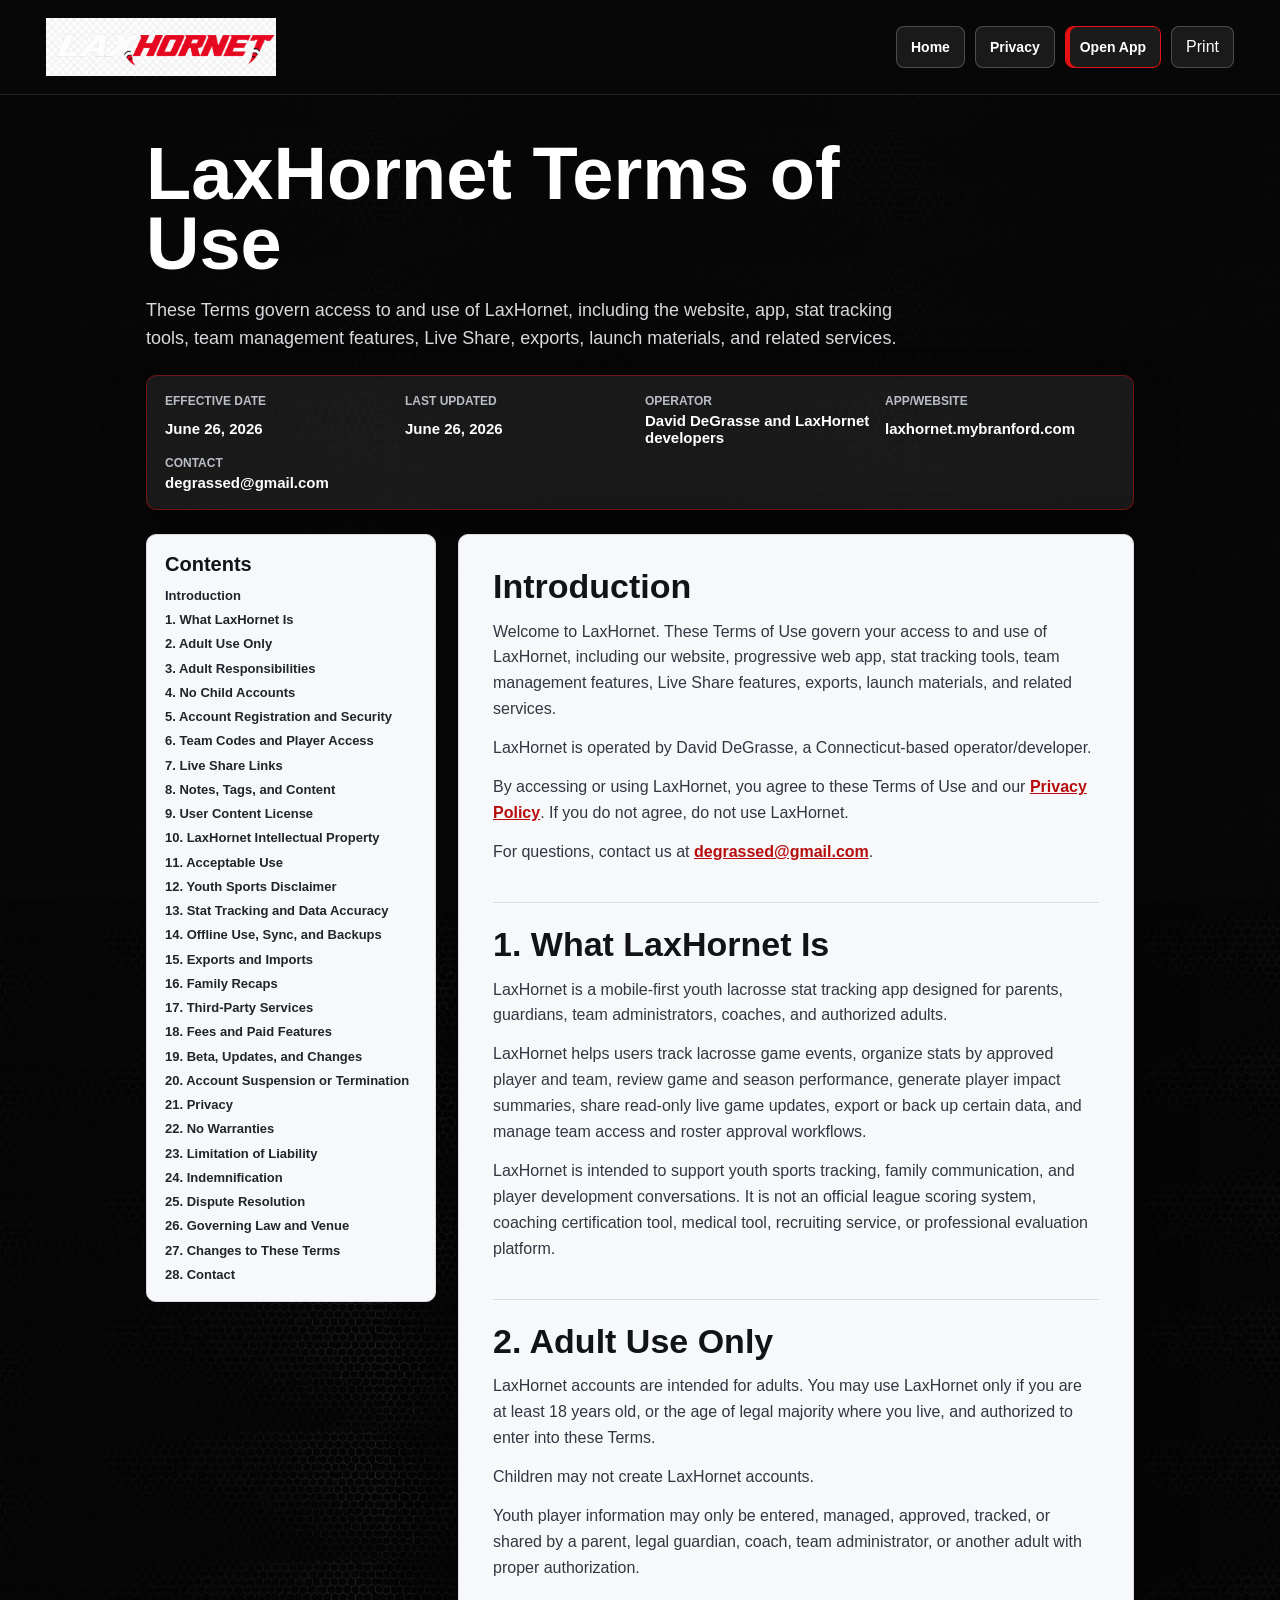
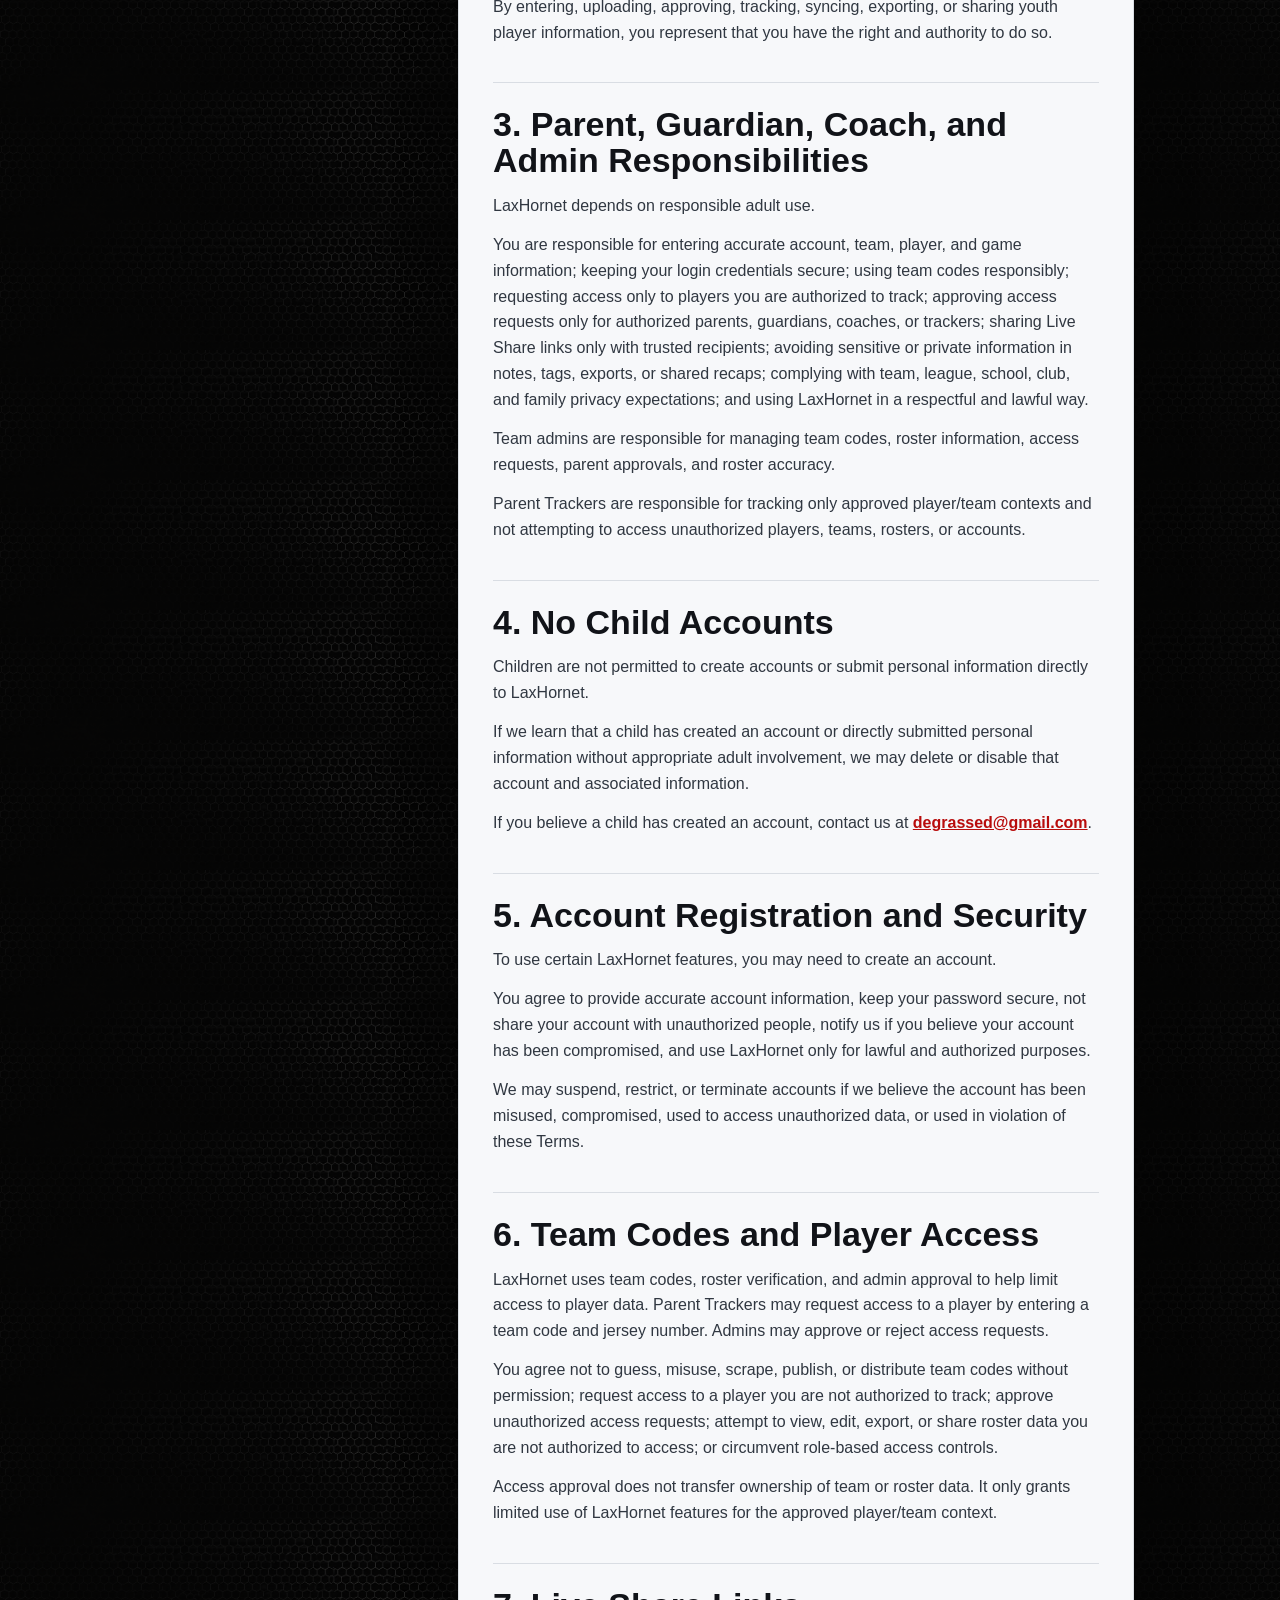
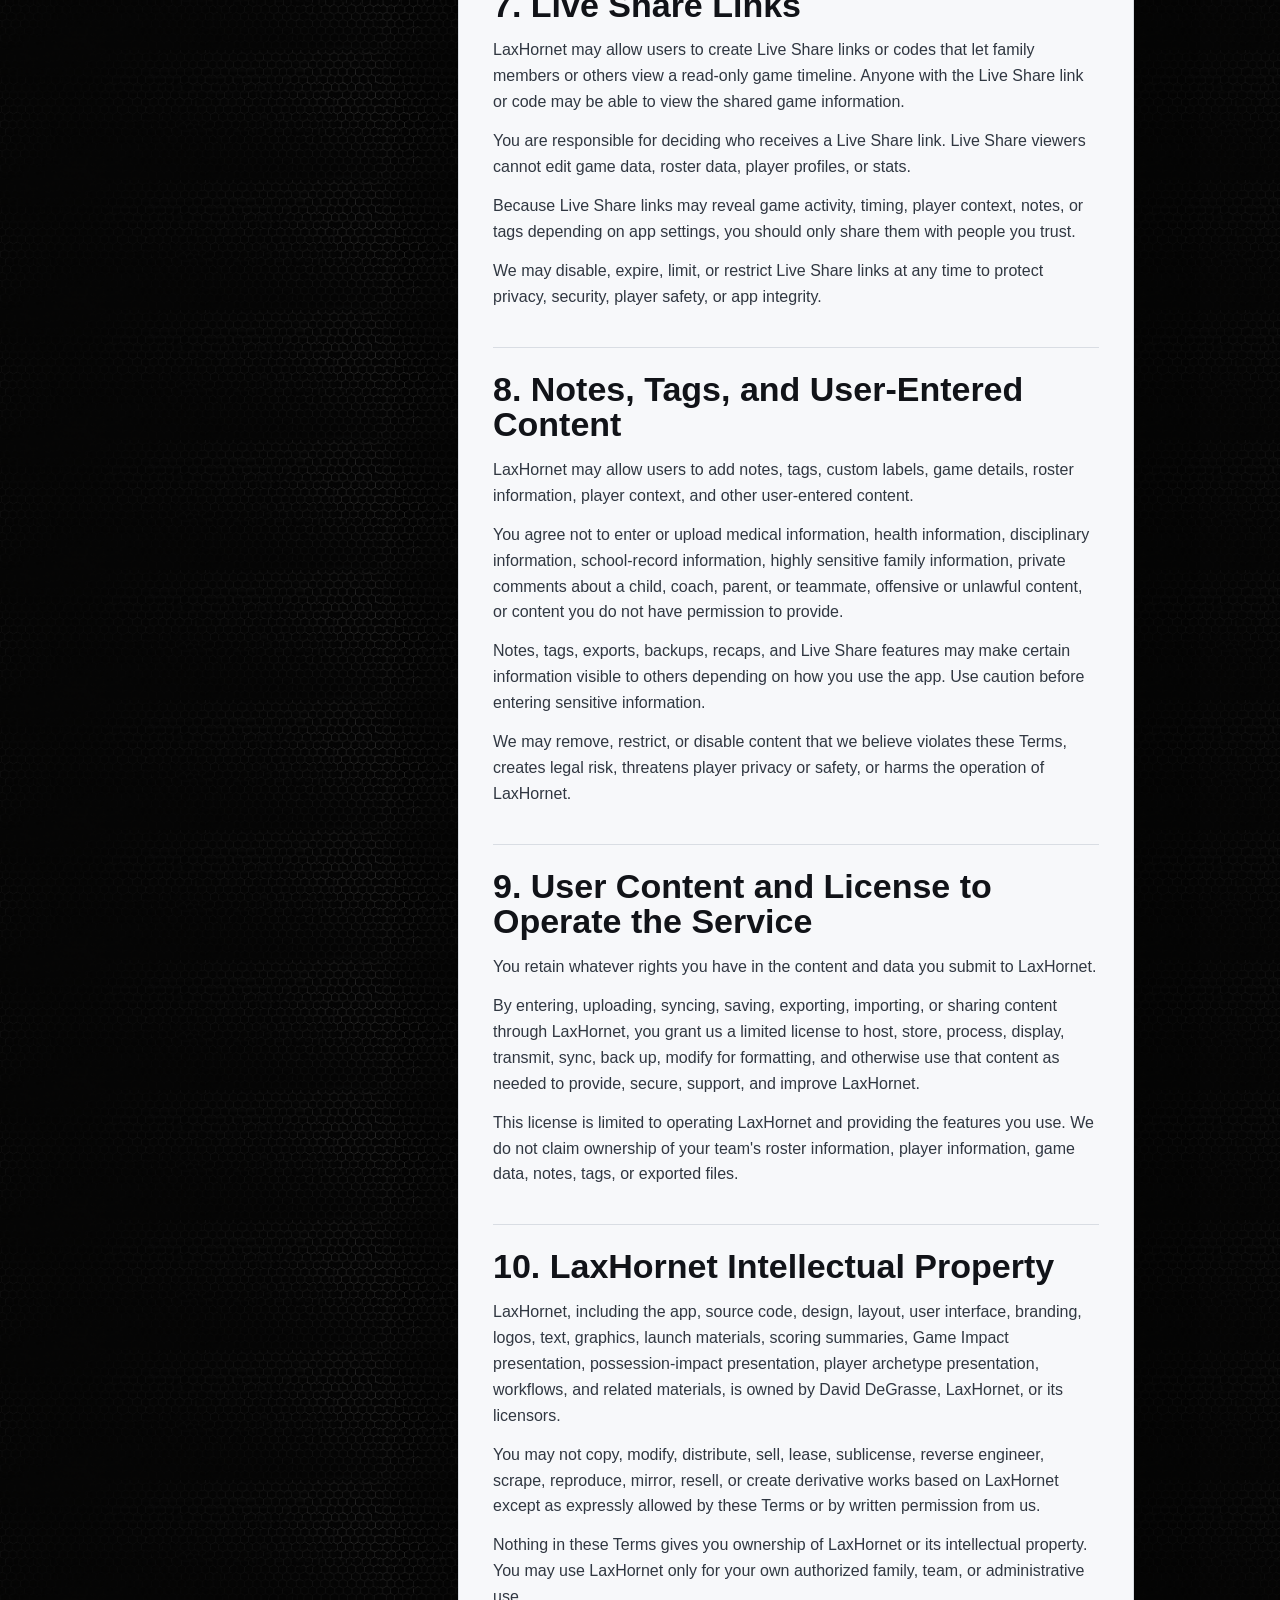
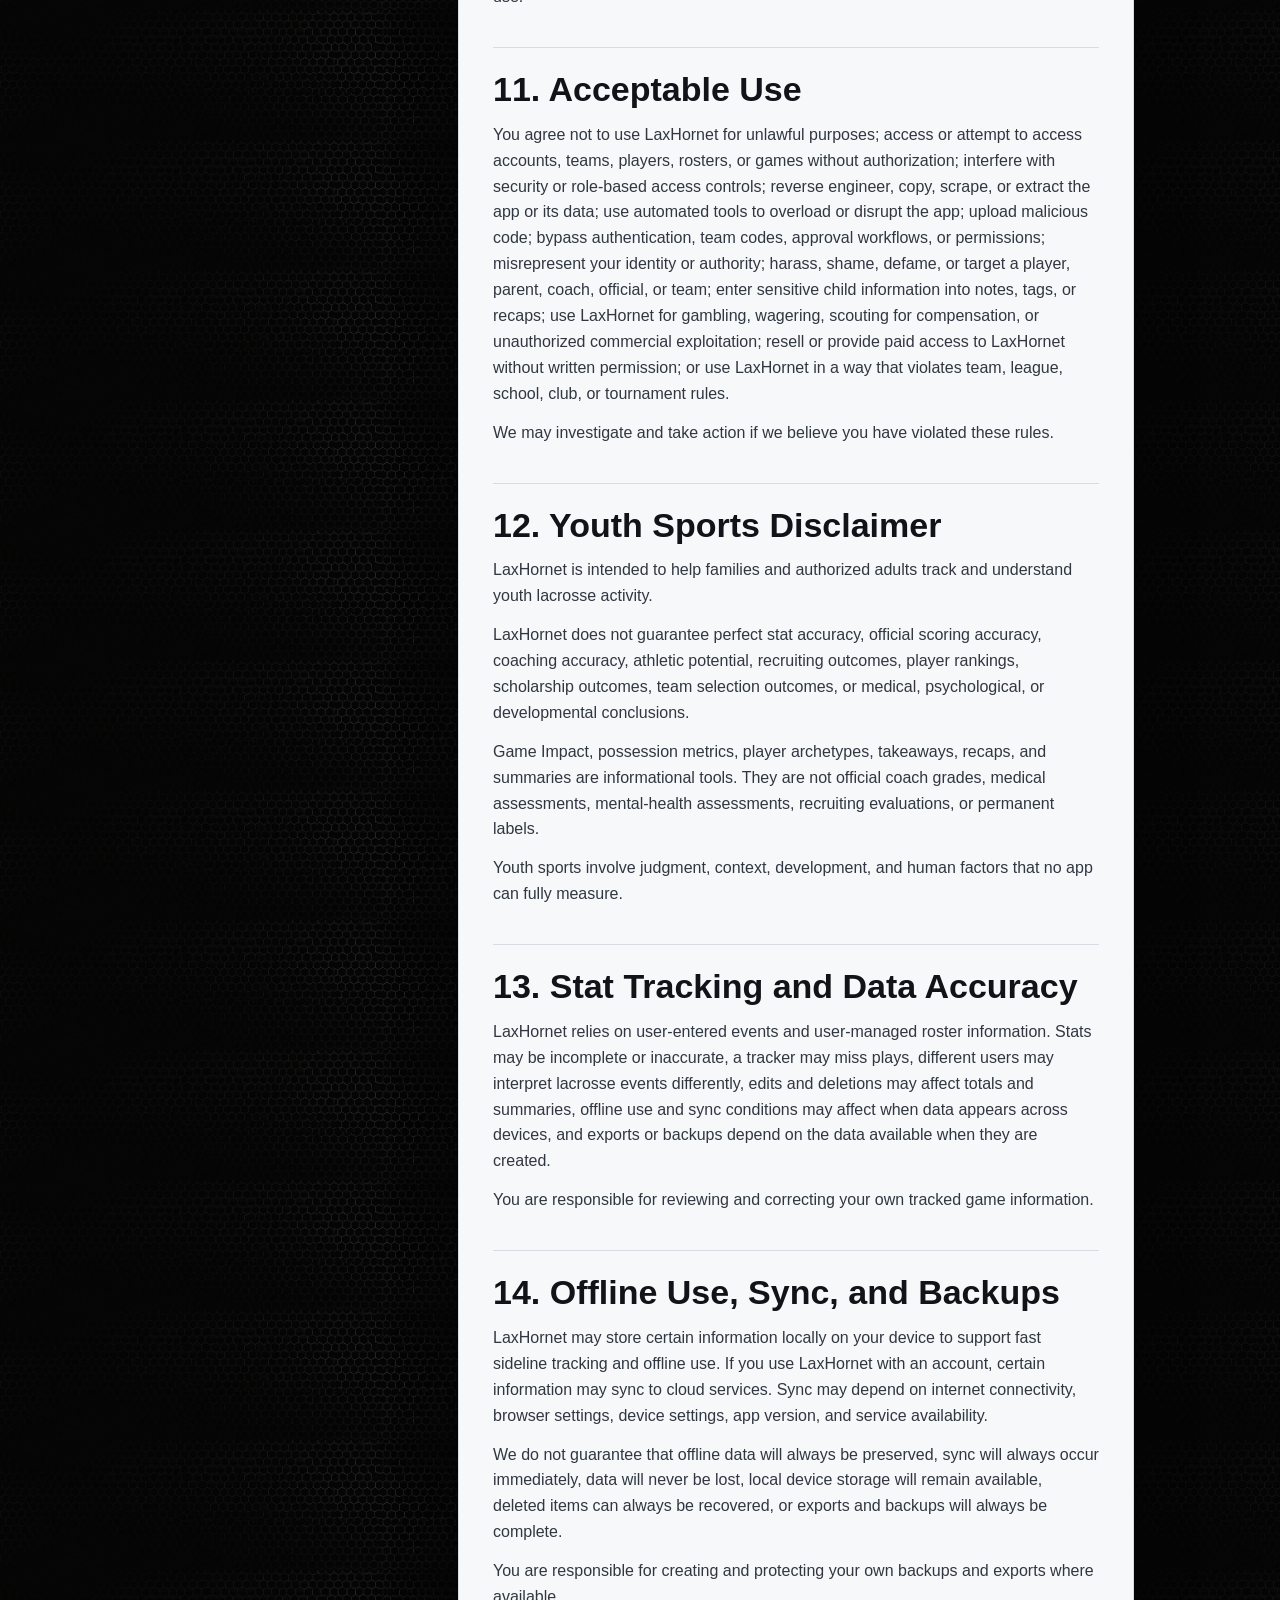
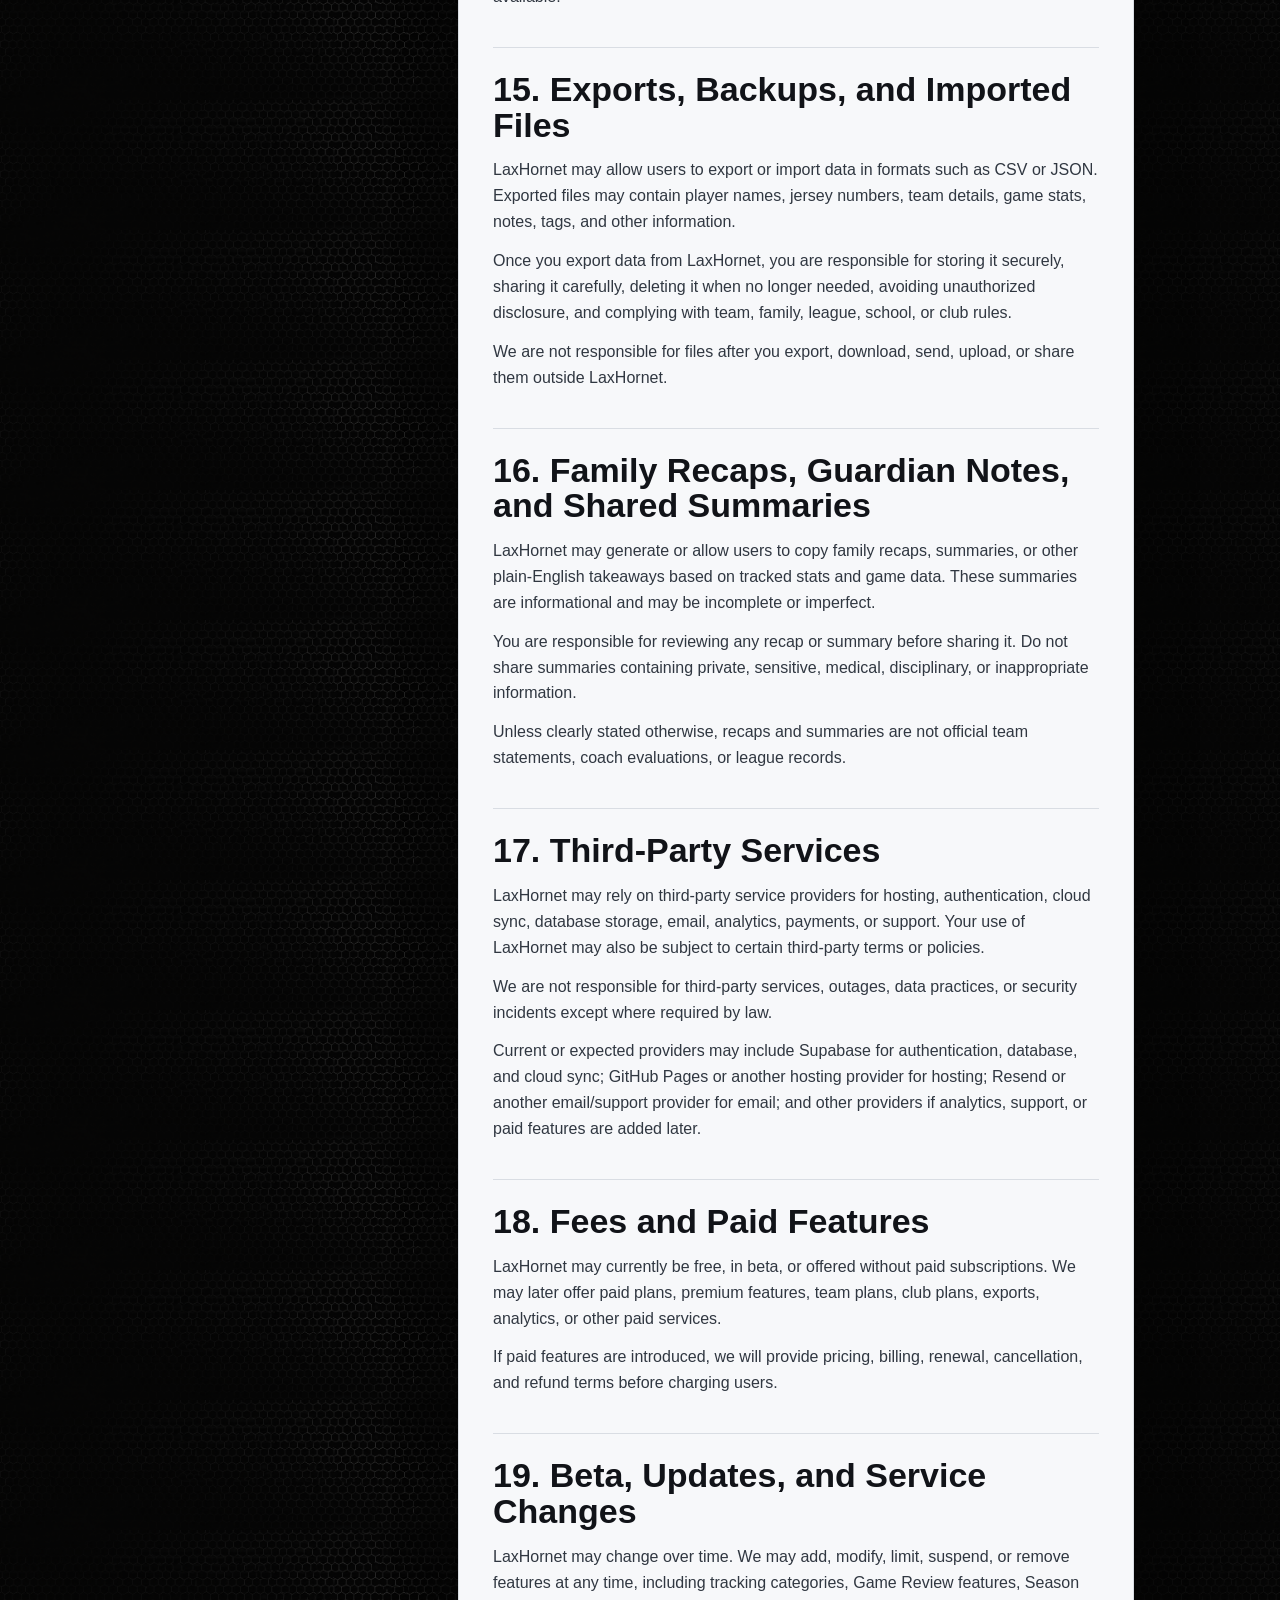
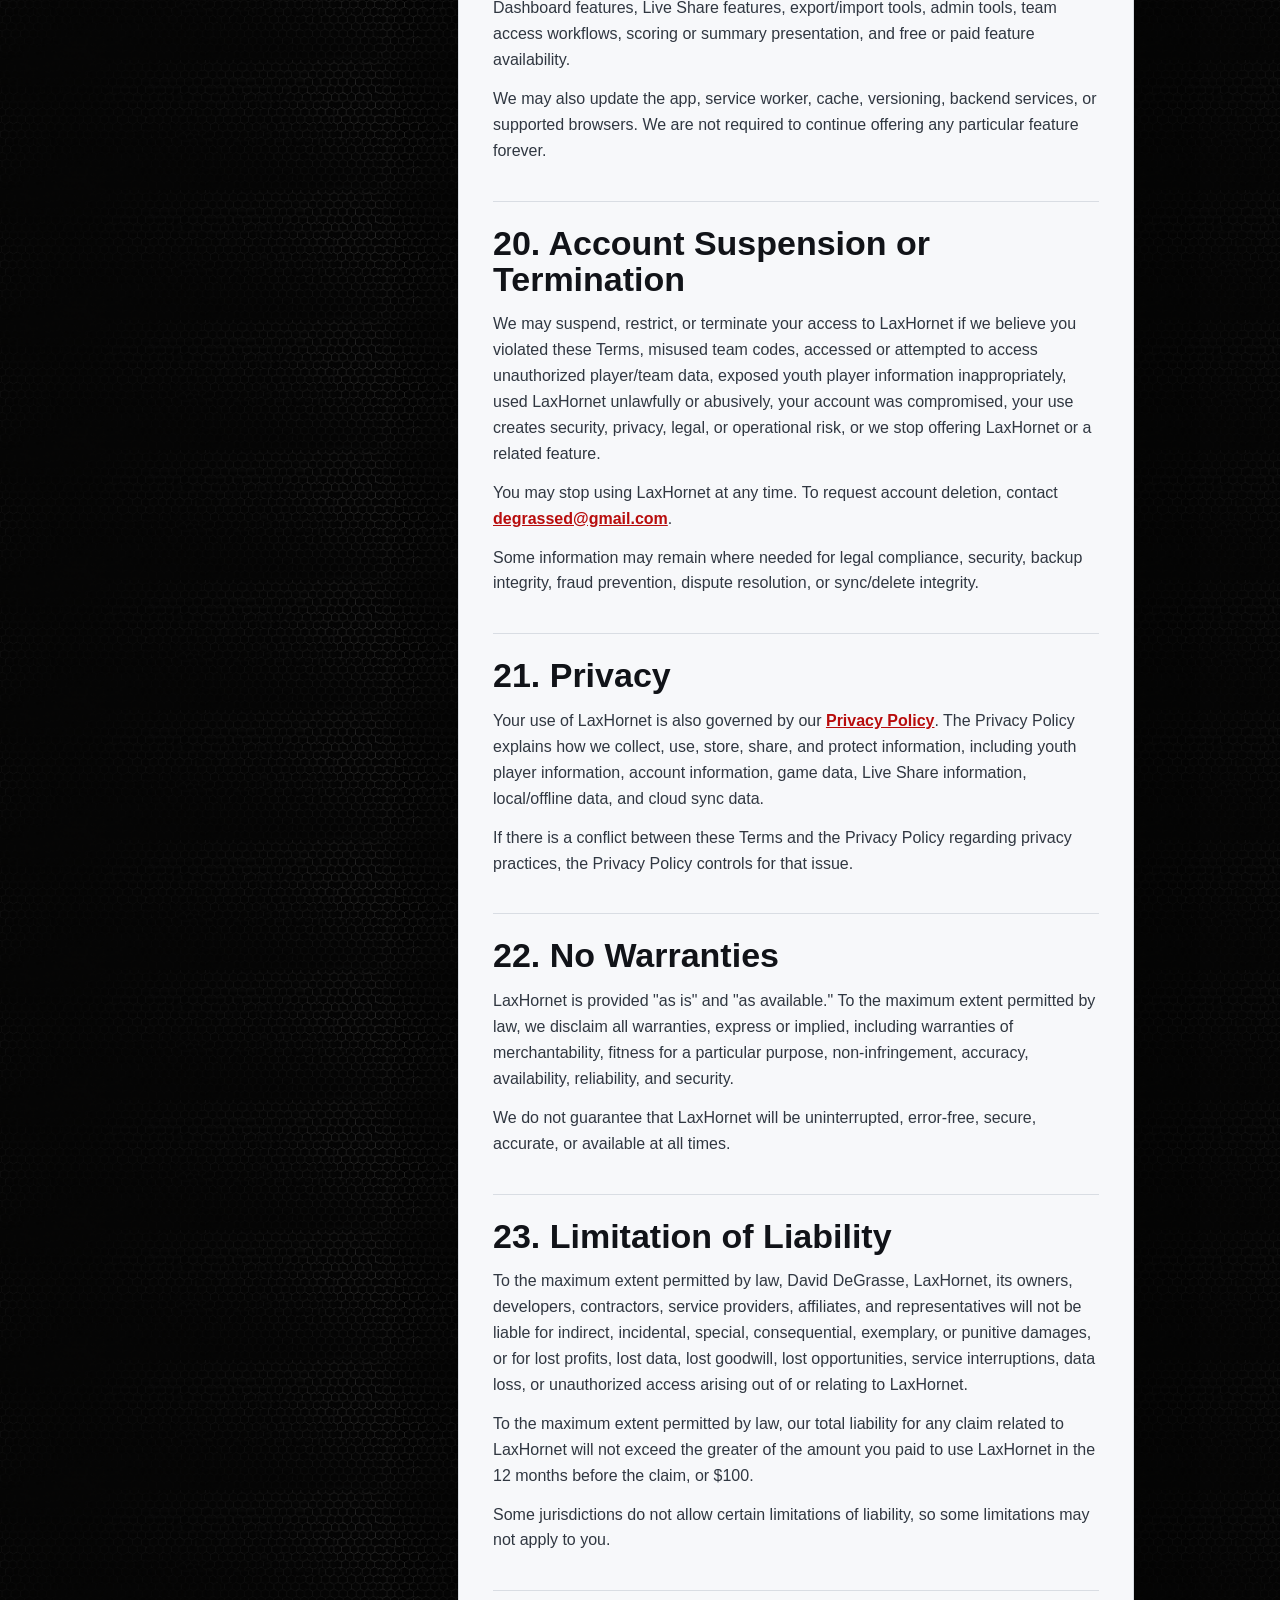
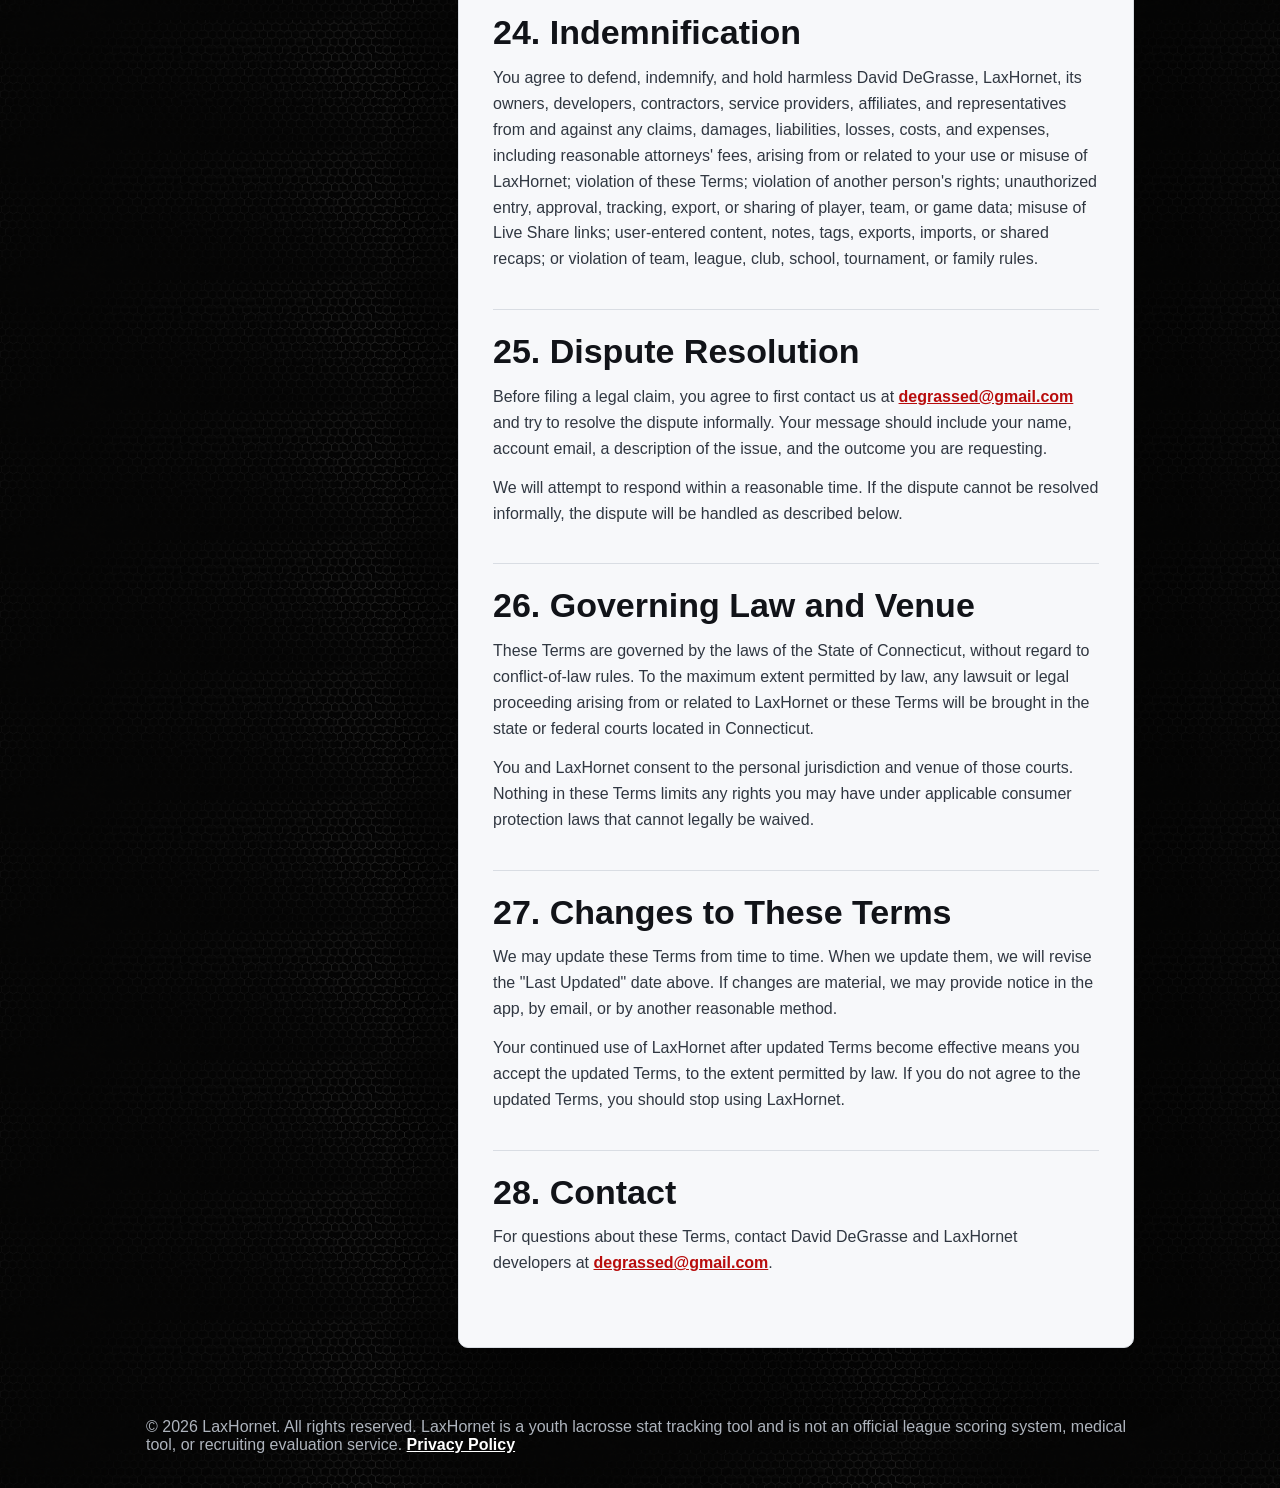
<file: terms.html>
<!doctype html>
<html lang="en">
  <head>
    <meta charset="utf-8" />
    <meta name="viewport" content="width=device-width, initial-scale=1, viewport-fit=cover" />
    <meta name="theme-color" content="#0b0c0e" />
    <meta name="description" content="LaxHornet Terms of Use for youth lacrosse stat tracking, team access, Live Share, exports, and player impact summaries." />
    <title>LaxHornet Terms of Use</title>
    <link rel="manifest" href="manifest.json?v=219" />
    <link rel="icon" href="assets/LHicon.png?v=1" type="image/png" />
    <link rel="apple-touch-icon" href="assets/LHicon.png?v=1" />
    <style>
      :root { color-scheme: dark; --black: #070707; --panel: #f7f8fa; --text: #111318; --muted: #5b6470; --line: #d9dde3; --brand: #e81010; --white: #ffffff; }
      * { box-sizing: border-box; }
      html { scroll-behavior: smooth; }
      body { margin: 0; min-height: 100vh; font-family: Arial, Helvetica, sans-serif; background: #0b0b0b url("assets/honeycombblack.png?v=1") top center / 520px auto repeat; color: var(--white); }
      body::before { content: ""; position: fixed; inset: 0; pointer-events: none; background: linear-gradient(180deg, rgba(7,7,7,.72), rgba(7,7,7,.94)); }
      .policy-shell { position: relative; z-index: 1; }
      .topbar { display: flex; align-items: center; justify-content: space-between; gap: 18px; padding: 18px clamp(18px, 4vw, 46px); border-bottom: 1px solid rgba(255,255,255,.12); background: rgba(8,8,8,.78); backdrop-filter: blur(10px); position: sticky; top: 0; z-index: 5; }
      .brand img { display: block; width: min(230px, 56vw); height: auto; }
      .top-links { display: flex; align-items: center; gap: 10px; flex-wrap: wrap; justify-content: flex-end; }
      .top-links a, .print-btn { min-height: 42px; display: inline-flex; align-items: center; justify-content: center; border-radius: 8px; border: 1px solid rgba(255,255,255,.22); padding: 10px 14px; color: var(--white); background: rgba(255,255,255,.08); text-decoration: none; font-weight: 800; font-size: 14px; }
      .top-links a.primary { border-color: var(--brand); box-shadow: inset 4px 0 0 var(--brand); }
      .print-btn { cursor: pointer; font: inherit; }
      .hero { padding: 44px clamp(18px, 4vw, 46px) 24px; max-width: 1080px; margin: 0 auto; }
      .hero h1 { margin: 0; font-size: clamp(38px, 7vw, 74px); line-height: .95; letter-spacing: 0; max-width: 760px; }
      .hero p { max-width: 780px; color: #d7d9dd; font-size: 18px; line-height: 1.55; }
      .meta-card { margin-top: 22px; padding: 18px; border: 1px solid rgba(232,16,16,.42); border-radius: 10px; background: rgba(255,255,255,.08); box-shadow: 0 18px 42px rgba(0,0,0,.34); }
      .meta-card ul { display: grid; gap: 10px; grid-template-columns: repeat(auto-fit, minmax(220px, 1fr)); list-style: none; padding: 0; margin: 0; }
      .meta-card li { display: grid; gap: 4px; }
      .meta-card span { color: #b9bec6; font-size: 12px; font-weight: 900; text-transform: uppercase; }
      .meta-card strong { color: var(--white); font-size: 15px; }
      .policy-wrap { max-width: 1080px; margin: 0 auto; padding: 0 clamp(18px, 4vw, 46px) 70px; }
      .policy-grid { display: grid; grid-template-columns: 290px minmax(0, 1fr); gap: 22px; align-items: start; }
      .toc { position: sticky; top: 92px; border-radius: 10px; background: var(--panel); color: var(--text); padding: 18px; border: 1px solid var(--line); }
      .toc h2 { margin: 0 0 12px; font-size: 20px; }
      .toc nav { display: grid; gap: 8px; }
      .toc a { color: #20252c; font-weight: 800; font-size: 13px; line-height: 1.25; text-decoration: none; }
      .toc a:hover { color: var(--brand); }
      .policy-card { background: var(--panel); color: var(--text); border: 1px solid var(--line); border-radius: 10px; padding: clamp(20px, 4vw, 34px); box-shadow: 0 22px 60px rgba(0,0,0,.34); }
      .policy-section { padding: 24px 0; border-top: 1px solid var(--line); scroll-margin-top: 110px; }
      .policy-section:first-child { border-top: 0; padding-top: 0; }
      .policy-section h2 { margin: 0 0 14px; font-size: clamp(24px, 4vw, 34px); line-height: 1.05; color: #111318; }
      .policy-section h3 { margin: 20px 0 8px; font-size: 17px; color: #20252c; }
      .policy-section p { margin: 0 0 13px; color: #303741; line-height: 1.62; font-size: 16px; }
      .policy-section ul { margin: 0 0 16px 20px; padding: 0; color: #303741; }
      .policy-section li { margin: 7px 0; line-height: 1.5; }
      .policy-section a { color: #b80c0c; font-weight: 800; overflow-wrap: anywhere; }
      .footer { max-width: 1080px; margin: 0 auto; padding: 0 clamp(18px, 4vw, 46px) 34px; color: #aeb4bd; }
      .footer a { color: #ffffff; font-weight: 800; }
      @media (max-width: 820px) { .topbar { align-items: flex-start; flex-direction: column; } .top-links { width: 100%; justify-content: flex-start; } .policy-grid { grid-template-columns: 1fr; } .toc { position: static; } }
      @media (max-width: 520px) { .hero { padding-top: 34px; } .top-links a, .print-btn { flex: 1 1 auto; } .policy-card { border-radius: 8px; } }
      @media print { body { background: white; color: black; } body::before, .topbar, .toc, .footer { display: none; } .policy-wrap, .hero { max-width: none; padding: 0; } .hero h1 { color: black; font-size: 34px; } .hero p { color: black; } .meta-card, .policy-card { box-shadow: none; border-color: #999; background: white; color: black; } }
    </style>
  </head>
  <body>
    <div class="policy-shell">
      <header class="topbar">
        <a class="brand" href="/" aria-label="LaxHornet home"><img src="assets/LHbanner.png?v=3" alt="LaxHornet" /></a>
        <div class="top-links">
          <a href="/">Home</a>
          <a href="privacy.html">Privacy</a>
          <a class="primary" href="app.html">Open App</a>
          <button class="print-btn" type="button" onclick="window.print()">Print</button>
        </div>
      </header>
      <main>
        <section class="hero">
          <h1>LaxHornet Terms of Use</h1>
          <p>These Terms govern access to and use of LaxHornet, including the website, app, stat tracking tools, team management features, Live Share, exports, launch materials, and related services.</p>
          <div class="meta-card" aria-label="Terms details">
            <ul>
              <li><span>Effective Date</span><strong>June 26, 2026</strong></li>
              <li><span>Last Updated</span><strong>June 26, 2026</strong></li>
              <li><span>Operator</span><strong>David DeGrasse and LaxHornet developers</strong></li>
              <li><span>App/Website</span><strong>laxhornet.mybranford.com</strong></li>
              <li><span>Contact</span><strong>degrassed@gmail.com</strong></li>
            </ul>
          </div>
        </section>
        <section class="policy-wrap">
          <div class="policy-grid">
            <aside class="toc" aria-label="Terms contents">
              <h2>Contents</h2>
              <nav>
                <a href="#intro">Introduction</a>
                <a href="#what-laxhornet-is">1. What LaxHornet Is</a>
                <a href="#adult-use">2. Adult Use Only</a>
                <a href="#responsibilities">3. Adult Responsibilities</a>
                <a href="#child-accounts">4. No Child Accounts</a>
                <a href="#account-security">5. Account Registration and Security</a>
                <a href="#team-codes">6. Team Codes and Player Access</a>
                <a href="#live-share">7. Live Share Links</a>
                <a href="#content">8. Notes, Tags, and Content</a>
                <a href="#content-license">9. User Content License</a>
                <a href="#ip">10. LaxHornet Intellectual Property</a>
                <a href="#acceptable-use">11. Acceptable Use</a>
                <a href="#sports-disclaimer">12. Youth Sports Disclaimer</a>
                <a href="#accuracy">13. Stat Tracking and Data Accuracy</a>
                <a href="#offline-sync">14. Offline Use, Sync, and Backups</a>
                <a href="#exports">15. Exports and Imports</a>
                <a href="#recaps">16. Family Recaps</a>
                <a href="#third-party">17. Third-Party Services</a>
                <a href="#fees">18. Fees and Paid Features</a>
                <a href="#changes">19. Beta, Updates, and Changes</a>
                <a href="#termination">20. Account Suspension or Termination</a>
                <a href="#privacy">21. Privacy</a>
                <a href="#warranties">22. No Warranties</a>
                <a href="#liability">23. Limitation of Liability</a>
                <a href="#indemnification">24. Indemnification</a>
                <a href="#disputes">25. Dispute Resolution</a>
                <a href="#law">26. Governing Law and Venue</a>
                <a href="#terms-updates">27. Changes to These Terms</a>
                <a href="#contact">28. Contact</a>
              </nav>
            </aside>
            <article class="policy-card">
              <section class="policy-section" id="intro">
                <h2>Introduction</h2>
                <p>Welcome to LaxHornet. These Terms of Use govern your access to and use of LaxHornet, including our website, progressive web app, stat tracking tools, team management features, Live Share features, exports, launch materials, and related services.</p>
                <p>LaxHornet is operated by David DeGrasse, a Connecticut-based operator/developer.</p>
                <p>By accessing or using LaxHornet, you agree to these Terms of Use and our <a href="privacy.html">Privacy Policy</a>. If you do not agree, do not use LaxHornet.</p>
                <p>For questions, contact us at <a href="mailto:degrassed@gmail.com">degrassed@gmail.com</a>.</p>
              </section>
              <section class="policy-section" id="what-laxhornet-is">
                <h2>1. What LaxHornet Is</h2>
                <p>LaxHornet is a mobile-first youth lacrosse stat tracking app designed for parents, guardians, team administrators, coaches, and authorized adults.</p>
                <p>LaxHornet helps users track lacrosse game events, organize stats by approved player and team, review game and season performance, generate player impact summaries, share read-only live game updates, export or back up certain data, and manage team access and roster approval workflows.</p>
                <p>LaxHornet is intended to support youth sports tracking, family communication, and player development conversations. It is not an official league scoring system, coaching certification tool, medical tool, recruiting service, or professional evaluation platform.</p>
              </section>
              <section class="policy-section" id="adult-use">
                <h2>2. Adult Use Only</h2>
                <p>LaxHornet accounts are intended for adults. You may use LaxHornet only if you are at least 18 years old, or the age of legal majority where you live, and authorized to enter into these Terms.</p>
                <p>Children may not create LaxHornet accounts.</p>
                <p>Youth player information may only be entered, managed, approved, tracked, or shared by a parent, legal guardian, coach, team administrator, or another adult with proper authorization.</p>
                <p>By entering, uploading, approving, tracking, syncing, exporting, or sharing youth player information, you represent that you have the right and authority to do so.</p>
              </section>
              <section class="policy-section" id="responsibilities">
                <h2>3. Parent, Guardian, Coach, and Admin Responsibilities</h2>
                <p>LaxHornet depends on responsible adult use.</p>
                <p>You are responsible for entering accurate account, team, player, and game information; keeping your login credentials secure; using team codes responsibly; requesting access only to players you are authorized to track; approving access requests only for authorized parents, guardians, coaches, or trackers; sharing Live Share links only with trusted recipients; avoiding sensitive or private information in notes, tags, exports, or shared recaps; complying with team, league, school, club, and family privacy expectations; and using LaxHornet in a respectful and lawful way.</p>
                <p>Team admins are responsible for managing team codes, roster information, access requests, parent approvals, and roster accuracy.</p>
                <p>Parent Trackers are responsible for tracking only approved player/team contexts and not attempting to access unauthorized players, teams, rosters, or accounts.</p>
              </section>
              <section class="policy-section" id="child-accounts">
                <h2>4. No Child Accounts</h2>
                <p>Children are not permitted to create accounts or submit personal information directly to LaxHornet.</p>
                <p>If we learn that a child has created an account or directly submitted personal information without appropriate adult involvement, we may delete or disable that account and associated information.</p>
                <p>If you believe a child has created an account, contact us at <a href="mailto:degrassed@gmail.com">degrassed@gmail.com</a>.</p>
              </section>
              <section class="policy-section" id="account-security">
                <h2>5. Account Registration and Security</h2>
                <p>To use certain LaxHornet features, you may need to create an account.</p>
                <p>You agree to provide accurate account information, keep your password secure, not share your account with unauthorized people, notify us if you believe your account has been compromised, and use LaxHornet only for lawful and authorized purposes.</p>
                <p>We may suspend, restrict, or terminate accounts if we believe the account has been misused, compromised, used to access unauthorized data, or used in violation of these Terms.</p>
              </section>
              <section class="policy-section" id="team-codes">
                <h2>6. Team Codes and Player Access</h2>
                <p>LaxHornet uses team codes, roster verification, and admin approval to help limit access to player data. Parent Trackers may request access to a player by entering a team code and jersey number. Admins may approve or reject access requests.</p>
                <p>You agree not to guess, misuse, scrape, publish, or distribute team codes without permission; request access to a player you are not authorized to track; approve unauthorized access requests; attempt to view, edit, export, or share roster data you are not authorized to access; or circumvent role-based access controls.</p>
                <p>Access approval does not transfer ownership of team or roster data. It only grants limited use of LaxHornet features for the approved player/team context.</p>
              </section>
              <section class="policy-section" id="live-share">
                <h2>7. Live Share Links</h2>
                <p>LaxHornet may allow users to create Live Share links or codes that let family members or others view a read-only game timeline. Anyone with the Live Share link or code may be able to view the shared game information.</p>
                <p>You are responsible for deciding who receives a Live Share link. Live Share viewers cannot edit game data, roster data, player profiles, or stats.</p>
                <p>Because Live Share links may reveal game activity, timing, player context, notes, or tags depending on app settings, you should only share them with people you trust.</p>
                <p>We may disable, expire, limit, or restrict Live Share links at any time to protect privacy, security, player safety, or app integrity.</p>
              </section>
              <section class="policy-section" id="content">
                <h2>8. Notes, Tags, and User-Entered Content</h2>
                <p>LaxHornet may allow users to add notes, tags, custom labels, game details, roster information, player context, and other user-entered content.</p>
                <p>You agree not to enter or upload medical information, health information, disciplinary information, school-record information, highly sensitive family information, private comments about a child, coach, parent, or teammate, offensive or unlawful content, or content you do not have permission to provide.</p>
                <p>Notes, tags, exports, backups, recaps, and Live Share features may make certain information visible to others depending on how you use the app. Use caution before entering sensitive information.</p>
                <p>We may remove, restrict, or disable content that we believe violates these Terms, creates legal risk, threatens player privacy or safety, or harms the operation of LaxHornet.</p>
              </section>
              <section class="policy-section" id="content-license">
                <h2>9. User Content and License to Operate the Service</h2>
                <p>You retain whatever rights you have in the content and data you submit to LaxHornet.</p>
                <p>By entering, uploading, syncing, saving, exporting, importing, or sharing content through LaxHornet, you grant us a limited license to host, store, process, display, transmit, sync, back up, modify for formatting, and otherwise use that content as needed to provide, secure, support, and improve LaxHornet.</p>
                <p>This license is limited to operating LaxHornet and providing the features you use. We do not claim ownership of your team's roster information, player information, game data, notes, tags, or exported files.</p>
              </section>
              <section class="policy-section" id="ip">
                <h2>10. LaxHornet Intellectual Property</h2>
                <p>LaxHornet, including the app, source code, design, layout, user interface, branding, logos, text, graphics, launch materials, scoring summaries, Game Impact presentation, possession-impact presentation, player archetype presentation, workflows, and related materials, is owned by David DeGrasse, LaxHornet, or its licensors.</p>
                <p>You may not copy, modify, distribute, sell, lease, sublicense, reverse engineer, scrape, reproduce, mirror, resell, or create derivative works based on LaxHornet except as expressly allowed by these Terms or by written permission from us.</p>
                <p>Nothing in these Terms gives you ownership of LaxHornet or its intellectual property. You may use LaxHornet only for your own authorized family, team, or administrative use.</p>
              </section>
              <section class="policy-section" id="acceptable-use">
                <h2>11. Acceptable Use</h2>
                <p>You agree not to use LaxHornet for unlawful purposes; access or attempt to access accounts, teams, players, rosters, or games without authorization; interfere with security or role-based access controls; reverse engineer, copy, scrape, or extract the app or its data; use automated tools to overload or disrupt the app; upload malicious code; bypass authentication, team codes, approval workflows, or permissions; misrepresent your identity or authority; harass, shame, defame, or target a player, parent, coach, official, or team; enter sensitive child information into notes, tags, or recaps; use LaxHornet for gambling, wagering, scouting for compensation, or unauthorized commercial exploitation; resell or provide paid access to LaxHornet without written permission; or use LaxHornet in a way that violates team, league, school, club, or tournament rules.</p>
                <p>We may investigate and take action if we believe you have violated these rules.</p>
              </section>
              <section class="policy-section" id="sports-disclaimer">
                <h2>12. Youth Sports Disclaimer</h2>
                <p>LaxHornet is intended to help families and authorized adults track and understand youth lacrosse activity.</p>
                <p>LaxHornet does not guarantee perfect stat accuracy, official scoring accuracy, coaching accuracy, athletic potential, recruiting outcomes, player rankings, scholarship outcomes, team selection outcomes, or medical, psychological, or developmental conclusions.</p>
                <p>Game Impact, possession metrics, player archetypes, takeaways, recaps, and summaries are informational tools. They are not official coach grades, medical assessments, mental-health assessments, recruiting evaluations, or permanent labels.</p>
                <p>Youth sports involve judgment, context, development, and human factors that no app can fully measure.</p>
              </section>
              <section class="policy-section" id="accuracy">
                <h2>13. Stat Tracking and Data Accuracy</h2>
                <p>LaxHornet relies on user-entered events and user-managed roster information. Stats may be incomplete or inaccurate, a tracker may miss plays, different users may interpret lacrosse events differently, edits and deletions may affect totals and summaries, offline use and sync conditions may affect when data appears across devices, and exports or backups depend on the data available when they are created.</p>
                <p>You are responsible for reviewing and correcting your own tracked game information.</p>
              </section>
              <section class="policy-section" id="offline-sync">
                <h2>14. Offline Use, Sync, and Backups</h2>
                <p>LaxHornet may store certain information locally on your device to support fast sideline tracking and offline use. If you use LaxHornet with an account, certain information may sync to cloud services. Sync may depend on internet connectivity, browser settings, device settings, app version, and service availability.</p>
                <p>We do not guarantee that offline data will always be preserved, sync will always occur immediately, data will never be lost, local device storage will remain available, deleted items can always be recovered, or exports and backups will always be complete.</p>
                <p>You are responsible for creating and protecting your own backups and exports where available.</p>
              </section>
              <section class="policy-section" id="exports">
                <h2>15. Exports, Backups, and Imported Files</h2>
                <p>LaxHornet may allow users to export or import data in formats such as CSV or JSON. Exported files may contain player names, jersey numbers, team details, game stats, notes, tags, and other information.</p>
                <p>Once you export data from LaxHornet, you are responsible for storing it securely, sharing it carefully, deleting it when no longer needed, avoiding unauthorized disclosure, and complying with team, family, league, school, or club rules.</p>
                <p>We are not responsible for files after you export, download, send, upload, or share them outside LaxHornet.</p>
              </section>
              <section class="policy-section" id="recaps">
                <h2>16. Family Recaps, Guardian Notes, and Shared Summaries</h2>
                <p>LaxHornet may generate or allow users to copy family recaps, summaries, or other plain-English takeaways based on tracked stats and game data. These summaries are informational and may be incomplete or imperfect.</p>
                <p>You are responsible for reviewing any recap or summary before sharing it. Do not share summaries containing private, sensitive, medical, disciplinary, or inappropriate information.</p>
                <p>Unless clearly stated otherwise, recaps and summaries are not official team statements, coach evaluations, or league records.</p>
              </section>
              <section class="policy-section" id="third-party">
                <h2>17. Third-Party Services</h2>
                <p>LaxHornet may rely on third-party service providers for hosting, authentication, cloud sync, database storage, email, analytics, payments, or support. Your use of LaxHornet may also be subject to certain third-party terms or policies.</p>
                <p>We are not responsible for third-party services, outages, data practices, or security incidents except where required by law.</p>
                <p>Current or expected providers may include Supabase for authentication, database, and cloud sync; GitHub Pages or another hosting provider for hosting; Resend or another email/support provider for email; and other providers if analytics, support, or paid features are added later.</p>
              </section>
              <section class="policy-section" id="fees">
                <h2>18. Fees and Paid Features</h2>
                <p>LaxHornet may currently be free, in beta, or offered without paid subscriptions. We may later offer paid plans, premium features, team plans, club plans, exports, analytics, or other paid services.</p>
                <p>If paid features are introduced, we will provide pricing, billing, renewal, cancellation, and refund terms before charging users.</p>
              </section>
              <section class="policy-section" id="changes">
                <h2>19. Beta, Updates, and Service Changes</h2>
                <p>LaxHornet may change over time. We may add, modify, limit, suspend, or remove features at any time, including tracking categories, Game Review features, Season Dashboard features, Live Share features, export/import tools, admin tools, team access workflows, scoring or summary presentation, and free or paid feature availability.</p>
                <p>We may also update the app, service worker, cache, versioning, backend services, or supported browsers. We are not required to continue offering any particular feature forever.</p>
              </section>
              <section class="policy-section" id="termination">
                <h2>20. Account Suspension or Termination</h2>
                <p>We may suspend, restrict, or terminate your access to LaxHornet if we believe you violated these Terms, misused team codes, accessed or attempted to access unauthorized player/team data, exposed youth player information inappropriately, used LaxHornet unlawfully or abusively, your account was compromised, your use creates security, privacy, legal, or operational risk, or we stop offering LaxHornet or a related feature.</p>
                <p>You may stop using LaxHornet at any time. To request account deletion, contact <a href="mailto:degrassed@gmail.com">degrassed@gmail.com</a>.</p>
                <p>Some information may remain where needed for legal compliance, security, backup integrity, fraud prevention, dispute resolution, or sync/delete integrity.</p>
              </section>
              <section class="policy-section" id="privacy">
                <h2>21. Privacy</h2>
                <p>Your use of LaxHornet is also governed by our <a href="privacy.html">Privacy Policy</a>. The Privacy Policy explains how we collect, use, store, share, and protect information, including youth player information, account information, game data, Live Share information, local/offline data, and cloud sync data.</p>
                <p>If there is a conflict between these Terms and the Privacy Policy regarding privacy practices, the Privacy Policy controls for that issue.</p>
              </section>
              <section class="policy-section" id="warranties">
                <h2>22. No Warranties</h2>
                <p>LaxHornet is provided "as is" and "as available." To the maximum extent permitted by law, we disclaim all warranties, express or implied, including warranties of merchantability, fitness for a particular purpose, non-infringement, accuracy, availability, reliability, and security.</p>
                <p>We do not guarantee that LaxHornet will be uninterrupted, error-free, secure, accurate, or available at all times.</p>
              </section>
              <section class="policy-section" id="liability">
                <h2>23. Limitation of Liability</h2>
                <p>To the maximum extent permitted by law, David DeGrasse, LaxHornet, its owners, developers, contractors, service providers, affiliates, and representatives will not be liable for indirect, incidental, special, consequential, exemplary, or punitive damages, or for lost profits, lost data, lost goodwill, lost opportunities, service interruptions, data loss, or unauthorized access arising out of or relating to LaxHornet.</p>
                <p>To the maximum extent permitted by law, our total liability for any claim related to LaxHornet will not exceed the greater of the amount you paid to use LaxHornet in the 12 months before the claim, or $100.</p>
                <p>Some jurisdictions do not allow certain limitations of liability, so some limitations may not apply to you.</p>
              </section>
              <section class="policy-section" id="indemnification">
                <h2>24. Indemnification</h2>
                <p>You agree to defend, indemnify, and hold harmless David DeGrasse, LaxHornet, its owners, developers, contractors, service providers, affiliates, and representatives from and against any claims, damages, liabilities, losses, costs, and expenses, including reasonable attorneys' fees, arising from or related to your use or misuse of LaxHornet; violation of these Terms; violation of another person's rights; unauthorized entry, approval, tracking, export, or sharing of player, team, or game data; misuse of Live Share links; user-entered content, notes, tags, exports, imports, or shared recaps; or violation of team, league, club, school, tournament, or family rules.</p>
              </section>
              <section class="policy-section" id="disputes">
                <h2>25. Dispute Resolution</h2>
                <p>Before filing a legal claim, you agree to first contact us at <a href="mailto:degrassed@gmail.com">degrassed@gmail.com</a> and try to resolve the dispute informally. Your message should include your name, account email, a description of the issue, and the outcome you are requesting.</p>
                <p>We will attempt to respond within a reasonable time. If the dispute cannot be resolved informally, the dispute will be handled as described below.</p>
              </section>
              <section class="policy-section" id="law">
                <h2>26. Governing Law and Venue</h2>
                <p>These Terms are governed by the laws of the State of Connecticut, without regard to conflict-of-law rules. To the maximum extent permitted by law, any lawsuit or legal proceeding arising from or related to LaxHornet or these Terms will be brought in the state or federal courts located in Connecticut.</p>
                <p>You and LaxHornet consent to the personal jurisdiction and venue of those courts. Nothing in these Terms limits any rights you may have under applicable consumer protection laws that cannot legally be waived.</p>
              </section>
              <section class="policy-section" id="terms-updates">
                <h2>27. Changes to These Terms</h2>
                <p>We may update these Terms from time to time. When we update them, we will revise the "Last Updated" date above. If changes are material, we may provide notice in the app, by email, or by another reasonable method.</p>
                <p>Your continued use of LaxHornet after updated Terms become effective means you accept the updated Terms, to the extent permitted by law. If you do not agree to the updated Terms, you should stop using LaxHornet.</p>
              </section>
              <section class="policy-section" id="contact">
                <h2>28. Contact</h2>
                <p>For questions about these Terms, contact David DeGrasse and LaxHornet developers at <a href="mailto:degrassed@gmail.com">degrassed@gmail.com</a>.</p>
              </section>
            </article>
          </div>
        </section>
      </main>
      <footer class="footer">&copy; 2026 LaxHornet. All rights reserved. LaxHornet is a youth lacrosse stat tracking tool and is not an official league scoring system, medical tool, or recruiting evaluation service. <a href="privacy.html">Privacy Policy</a></footer>
    </div>
  </body>
</html>
</file>
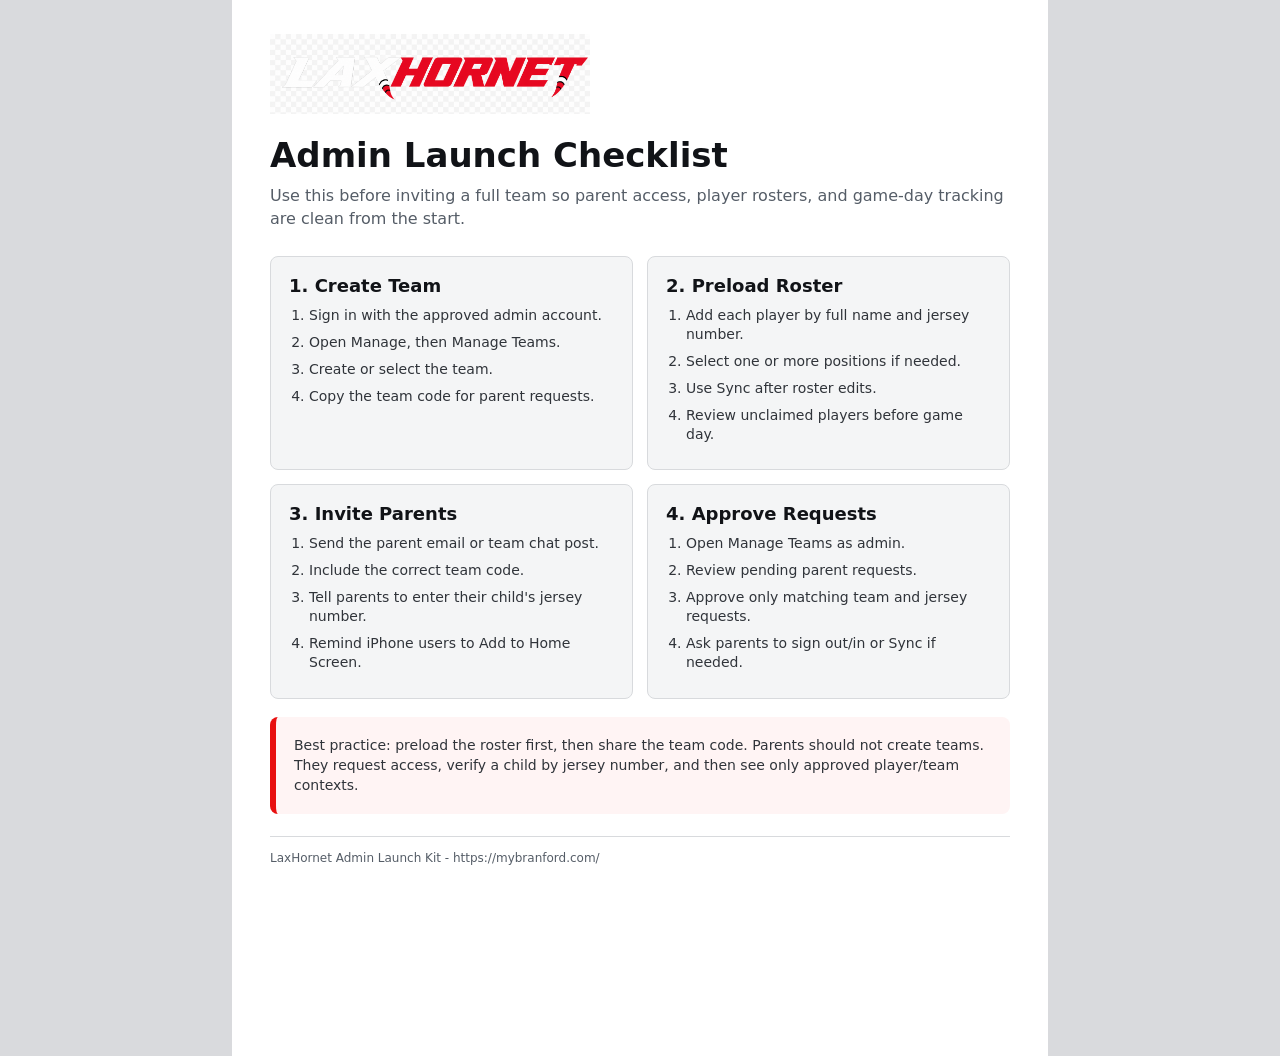
<file: launch-kit/admin-launch-checklist.html>
<!doctype html>
<html lang="en">
  <head>
    <meta charset="utf-8" />
    <meta name="viewport" content="width=device-width, initial-scale=1" />
    <title>LaxHornet Admin Launch Checklist</title>
    <style>
      :root {
        --black: #090909;
        --red: #e81010;
        --paper: #ffffff;
        --soft: #f4f5f6;
        --line: #d8dadd;
        --text: #111317;
        --muted: #555d67;
      }

      * {
        box-sizing: border-box;
      }

      body {
        margin: 0;
        background: #d9dadd;
        color: var(--text);
        font-family: Inter, ui-sans-serif, system-ui, -apple-system, BlinkMacSystemFont, "Segoe UI", sans-serif;
      }

      main {
        width: min(8.5in, 100%);
        min-height: 11in;
        margin: 0 auto;
        padding: 34px 38px;
        background: var(--paper);
      }

      img {
        display: block;
        width: min(320px, 70%);
        height: auto;
        margin-bottom: 24px;
      }

      h1,
      h2,
      p {
        margin: 0;
      }

      h1 {
        font-size: 34px;
        line-height: 1.05;
      }

      .subtitle {
        margin-top: 10px;
        color: var(--muted);
        font-size: 16px;
        line-height: 1.45;
      }

      .grid {
        display: grid;
        grid-template-columns: repeat(2, minmax(0, 1fr));
        gap: 14px;
        margin-top: 26px;
      }

      .card {
        padding: 18px;
        border: 1px solid var(--line);
        border-radius: 8px;
        background: var(--soft);
      }

      .card h2 {
        margin-bottom: 10px;
        font-size: 18px;
      }

      ol,
      ul {
        margin: 0;
        padding-left: 20px;
      }

      li {
        margin: 8px 0;
        color: #30343a;
        font-size: 14px;
        line-height: 1.35;
      }

      .callout {
        margin-top: 18px;
        padding: 18px;
        border-left: 6px solid var(--red);
        border-radius: 8px;
        background: #fff4f4;
      }

      .callout p {
        color: #30343a;
        font-size: 14px;
        line-height: 1.45;
      }

      .footer {
        margin-top: 22px;
        padding-top: 14px;
        border-top: 1px solid var(--line);
        color: var(--muted);
        font-size: 12px;
      }

      @media print {
        body {
          background: #ffffff;
        }

        main {
          width: 8.5in;
          min-height: 11in;
        }
      }

      @media (max-width: 720px) {
        .grid {
          grid-template-columns: 1fr;
        }
      }
    </style>
  </head>
  <body>
    <main>
      <img src="../assets/LHbanner.png?v=2" alt="LaxHornet" />
      <h1>Admin Launch Checklist</h1>
      <p class="subtitle">Use this before inviting a full team so parent access, player rosters, and game-day tracking are clean from the start.</p>

      <section class="grid">
        <article class="card">
          <h2>1. Create Team</h2>
          <ol>
            <li>Sign in with the approved admin account.</li>
            <li>Open Manage, then Manage Teams.</li>
            <li>Create or select the team.</li>
            <li>Copy the team code for parent requests.</li>
          </ol>
        </article>

        <article class="card">
          <h2>2. Preload Roster</h2>
          <ol>
            <li>Add each player by full name and jersey number.</li>
            <li>Select one or more positions if needed.</li>
            <li>Use Sync after roster edits.</li>
            <li>Review unclaimed players before game day.</li>
          </ol>
        </article>

        <article class="card">
          <h2>3. Invite Parents</h2>
          <ol>
            <li>Send the parent email or team chat post.</li>
            <li>Include the correct team code.</li>
            <li>Tell parents to enter their child's jersey number.</li>
            <li>Remind iPhone users to Add to Home Screen.</li>
          </ol>
        </article>

        <article class="card">
          <h2>4. Approve Requests</h2>
          <ol>
            <li>Open Manage Teams as admin.</li>
            <li>Review pending parent requests.</li>
            <li>Approve only matching team and jersey requests.</li>
            <li>Ask parents to sign out/in or Sync if needed.</li>
          </ol>
        </article>
      </section>

      <div class="callout">
        <p>
          Best practice: preload the roster first, then share the team code. Parents should not create teams. They request access, verify a child by jersey number, and then see only approved player/team contexts.
        </p>
      </div>

      <p class="footer">LaxHornet Admin Launch Kit - https://mybranford.com/</p>
    </main>
  </body>
</html>
</file>
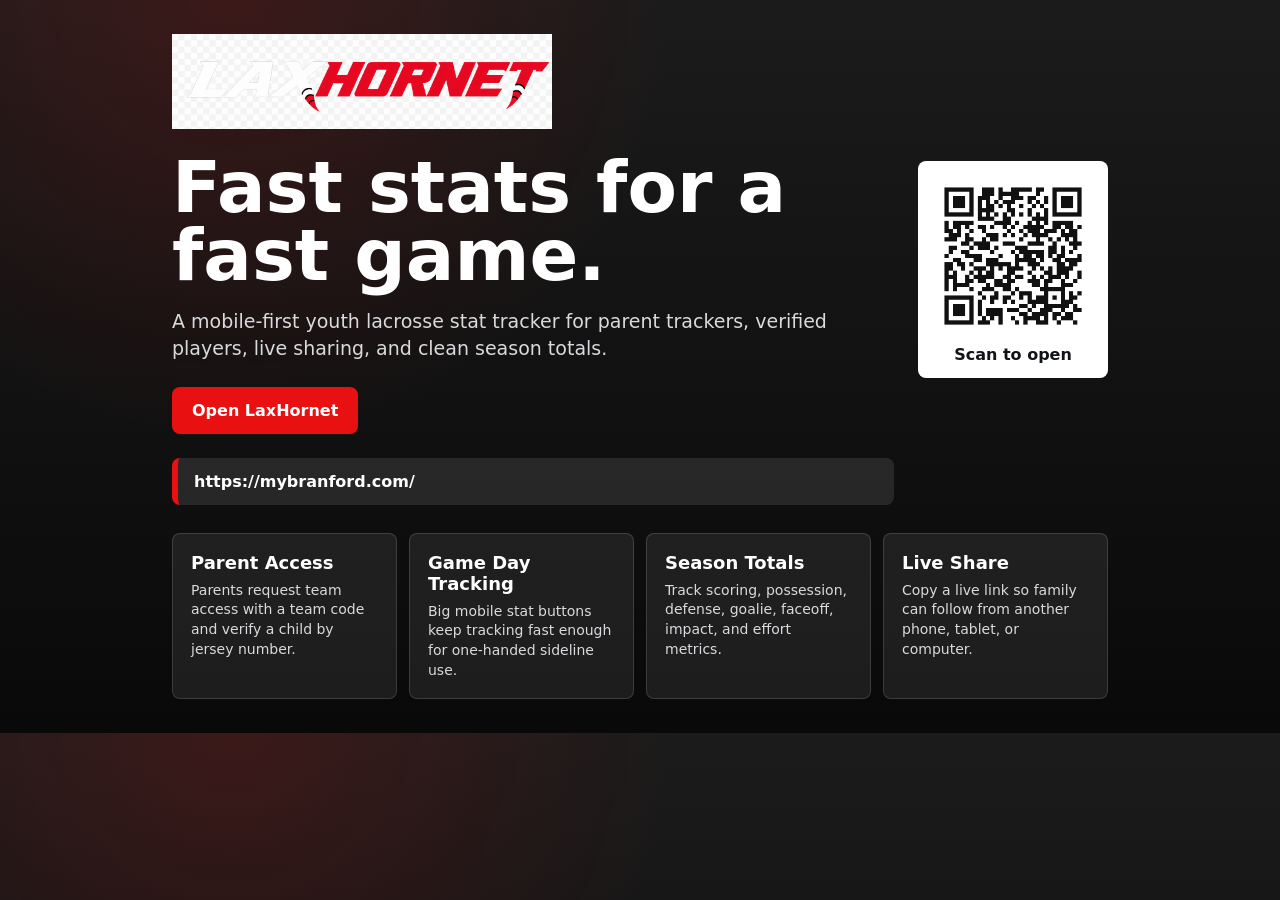
<file: launch-kit/laxhornet-overview.html>
<!doctype html>
<html lang="en">
  <head>
    <meta charset="utf-8" />
    <meta name="viewport" content="width=device-width, initial-scale=1" />
    <title>LaxHornet Overview</title>
    <style>
      :root {
        --black: #090909;
        --charcoal: #171717;
        --red: #e81010;
        --paper: #ffffff;
        --soft: #f3f4f6;
        --line: #d8dadd;
        --text: #111317;
        --muted: #555d67;
      }

      * {
        box-sizing: border-box;
      }

      body {
        margin: 0;
        background:
          radial-gradient(circle at 18% 0%, rgba(232, 16, 16, 0.16), transparent 28rem),
          linear-gradient(180deg, #1b1b1b, #090909);
        color: var(--paper);
        font-family: Inter, ui-sans-serif, system-ui, -apple-system, BlinkMacSystemFont, "Segoe UI", sans-serif;
      }

      main {
        width: min(980px, 100%);
        margin: 0 auto;
        padding: 34px 22px;
      }

      .hero {
        display: grid;
        grid-template-columns: minmax(0, 1fr) 190px;
        gap: 24px;
        align-items: center;
        min-height: 360px;
      }

      .logo {
        display: block;
        width: min(380px, 100%);
        height: auto;
        margin-bottom: 24px;
      }

      h1,
      h2,
      p {
        margin: 0;
      }

      h1 {
        max-width: 680px;
        font-size: clamp(42px, 8vw, 72px);
        line-height: 0.95;
      }

      .subtitle {
        max-width: 660px;
        margin-top: 18px;
        color: #d8dadd;
        font-size: 19px;
        line-height: 1.45;
      }

      .cta {
        display: inline-block;
        margin-top: 24px;
        padding: 14px 20px;
        border-radius: 8px;
        background: var(--red);
        color: #ffffff;
        font-weight: 900;
        text-decoration: none;
      }

      .qr-card {
        padding: 14px;
        border-radius: 8px;
        background: #ffffff;
        color: var(--text);
        text-align: center;
      }

      .qr-card img {
        display: block;
        width: 100%;
        height: auto;
      }

      .qr-card strong {
        display: block;
        margin-top: 8px;
      }

      .features {
        display: grid;
        grid-template-columns: repeat(4, minmax(0, 1fr));
        gap: 12px;
        margin-top: 28px;
      }

      .feature {
        min-height: 150px;
        padding: 18px;
        border: 1px solid rgba(255, 255, 255, 0.14);
        border-radius: 8px;
        background: rgba(255, 255, 255, 0.08);
      }

      .feature h2 {
        margin-bottom: 8px;
        font-size: 18px;
      }

      .feature p {
        color: #d8dadd;
        font-size: 14px;
        line-height: 1.4;
      }

      .link {
        margin-top: 24px;
        padding: 14px 16px;
        border-left: 6px solid var(--red);
        border-radius: 8px;
        background: rgba(255, 255, 255, 0.1);
        overflow-wrap: anywhere;
        font-weight: 850;
      }

      @media print {
        body {
          background: #111111;
        }
      }

      @media (max-width: 760px) {
        .hero,
        .features {
          grid-template-columns: 1fr;
        }

        .qr-card {
          width: 190px;
        }
      }
    </style>
  </head>
  <body>
    <main>
      <section class="hero">
        <div>
          <img class="logo" src="../assets/LHbanner.png?v=2" alt="LaxHornet" />
          <h1>Fast stats for a fast game.</h1>
          <p class="subtitle">
            A mobile-first youth lacrosse stat tracker for parent trackers, verified players, live sharing, and clean season totals.
          </p>
          <a class="cta" href="https://mybranford.com/">Open LaxHornet</a>
          <div class="link">https://mybranford.com/</div>
        </div>
        <div class="qr-card">
          <img src="laxhornet-qr.png" alt="QR code for LaxHornet" />
          <strong>Scan to open</strong>
        </div>
      </section>

      <section class="features">
        <article class="feature">
          <h2>Parent Access</h2>
          <p>Parents request team access with a team code and verify a child by jersey number.</p>
        </article>
        <article class="feature">
          <h2>Game Day Tracking</h2>
          <p>Big mobile stat buttons keep tracking fast enough for one-handed sideline use.</p>
        </article>
        <article class="feature">
          <h2>Season Totals</h2>
          <p>Track scoring, possession, defense, goalie, faceoff, impact, and effort metrics.</p>
        </article>
        <article class="feature">
          <h2>Live Share</h2>
          <p>Copy a live link so family can follow from another phone, tablet, or computer.</p>
        </article>
      </section>
    </main>
  </body>
</html>
</file>
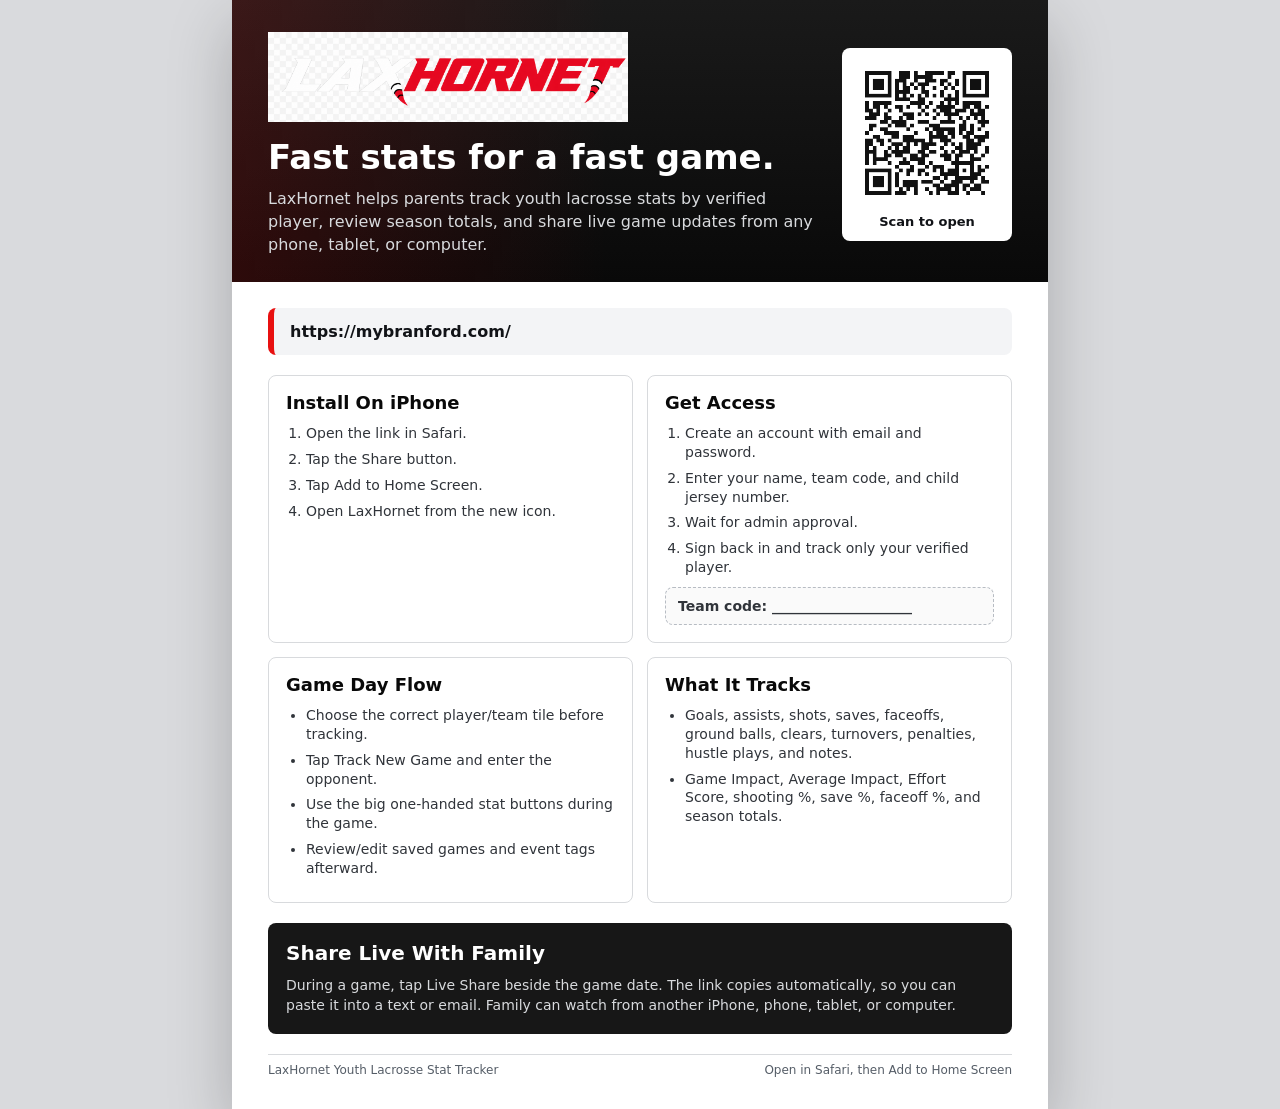
<file: launch-kit/parent-handout.html>
<!doctype html>
<html lang="en">
  <head>
    <meta charset="utf-8" />
    <meta name="viewport" content="width=device-width, initial-scale=1" />
    <title>LaxHornet Parent Quick Start</title>
    <style>
      :root {
        --black: #090909;
        --charcoal: #171717;
        --red: #e81010;
        --paper: #ffffff;
        --soft: #f3f4f6;
        --line: #d8dadd;
        --text: #111317;
        --muted: #555d67;
      }

      * {
        box-sizing: border-box;
      }

      body {
        margin: 0;
        background: #d9dadd;
        color: var(--text);
        font-family: Inter, ui-sans-serif, system-ui, -apple-system, BlinkMacSystemFont, "Segoe UI", sans-serif;
      }

      .page {
        width: min(8.5in, 100%);
        min-height: 11in;
        margin: 0 auto;
        background: var(--paper);
        box-shadow: 0 24px 60px rgba(0, 0, 0, 0.22);
      }

      .hero {
        display: grid;
        grid-template-columns: minmax(0, 1fr) auto;
        gap: 22px;
        align-items: center;
        padding: 32px 36px 26px;
        background:
          linear-gradient(90deg, rgba(232, 16, 16, 0.16), transparent 46%),
          linear-gradient(180deg, #1a1a1a, #090909);
        color: #ffffff;
      }

      .logo {
        display: block;
        width: min(360px, 100%);
        height: auto;
        margin-bottom: 18px;
      }

      h1,
      h2,
      h3,
      p {
        margin: 0;
      }

      h1 {
        max-width: 560px;
        font-size: 34px;
        line-height: 1.02;
      }

      .subtitle {
        max-width: 580px;
        margin-top: 12px;
        color: #d8dadd;
        font-size: 16px;
        line-height: 1.45;
      }

      .qr-card {
        width: 170px;
        padding: 12px;
        border-radius: 8px;
        background: #ffffff;
        color: var(--text);
        text-align: center;
      }

      .qr-card img {
        display: block;
        width: 100%;
        height: auto;
      }

      .qr-card strong {
        display: block;
        margin-top: 8px;
        font-size: 13px;
      }

      .content {
        display: grid;
        gap: 20px;
        padding: 26px 36px 32px;
      }

      .url-box {
        padding: 14px 16px;
        border-left: 6px solid var(--red);
        border-radius: 8px;
        background: var(--soft);
        font-weight: 850;
        overflow-wrap: anywhere;
      }

      .grid {
        display: grid;
        grid-template-columns: repeat(2, minmax(0, 1fr));
        gap: 14px;
      }

      .card {
        min-height: 148px;
        padding: 17px;
        border: 1px solid var(--line);
        border-radius: 8px;
        background: #ffffff;
      }

      .card h2 {
        margin-bottom: 10px;
        color: var(--black);
        font-size: 18px;
        line-height: 1.15;
      }

      ol,
      ul {
        margin: 0;
        padding-left: 20px;
      }

      li {
        margin: 7px 0;
        color: #30343a;
        font-size: 14px;
        line-height: 1.35;
      }

      .code-line {
        margin-top: 10px;
        padding: 10px 12px;
        border: 1px dashed #b7bcc3;
        border-radius: 8px;
        background: #fafafa;
        color: #30343a;
        font-size: 14px;
        font-weight: 850;
      }

      .callout {
        display: grid;
        gap: 10px;
        padding: 18px;
        border-radius: 8px;
        background: var(--charcoal);
        color: #ffffff;
      }

      .callout h2 {
        color: #ffffff;
        font-size: 20px;
      }

      .callout p {
        color: #d8dadd;
        font-size: 14px;
        line-height: 1.45;
      }

      .footer {
        display: flex;
        justify-content: space-between;
        gap: 16px;
        padding-top: 8px;
        border-top: 1px solid var(--line);
        color: var(--muted);
        font-size: 12px;
      }

      @media print {
        body {
          background: #ffffff;
        }

        .page {
          width: 8.5in;
          min-height: 11in;
          box-shadow: none;
        }
      }

      @media (max-width: 720px) {
        .hero,
        .grid {
          grid-template-columns: 1fr;
        }

        .qr-card {
          width: 190px;
        }
      }
    </style>
  </head>
  <body>
    <main class="page">
      <section class="hero">
        <div>
          <img class="logo" src="../assets/LHbanner.png?v=2" alt="LaxHornet" />
          <h1>Fast stats for a fast game.</h1>
          <p class="subtitle">
            LaxHornet helps parents track youth lacrosse stats by verified player, review season totals, and share live game updates from any phone, tablet, or computer.
          </p>
        </div>
        <div class="qr-card">
          <img src="laxhornet-qr.png" alt="QR code for LaxHornet" />
          <strong>Scan to open</strong>
        </div>
      </section>

      <section class="content">
        <div class="url-box">https://mybranford.com/</div>

        <div class="grid">
          <article class="card">
            <h2>Install On iPhone</h2>
            <ol>
              <li>Open the link in Safari.</li>
              <li>Tap the Share button.</li>
              <li>Tap Add to Home Screen.</li>
              <li>Open LaxHornet from the new icon.</li>
            </ol>
          </article>

          <article class="card">
            <h2>Get Access</h2>
            <ol>
              <li>Create an account with email and password.</li>
              <li>Enter your name, team code, and child jersey number.</li>
              <li>Wait for admin approval.</li>
              <li>Sign back in and track only your verified player.</li>
            </ol>
            <div class="code-line">Team code: ____________________</div>
          </article>

          <article class="card">
            <h2>Game Day Flow</h2>
            <ul>
              <li>Choose the correct player/team tile before tracking.</li>
              <li>Tap Track New Game and enter the opponent.</li>
              <li>Use the big one-handed stat buttons during the game.</li>
              <li>Review/edit saved games and event tags afterward.</li>
            </ul>
          </article>

          <article class="card">
            <h2>What It Tracks</h2>
            <ul>
              <li>Goals, assists, shots, saves, faceoffs, ground balls, clears, turnovers, penalties, hustle plays, and notes.</li>
              <li>Game Impact, Average Impact, Effort Score, shooting %, save %, faceoff %, and season totals.</li>
            </ul>
          </article>
        </div>

        <div class="callout">
          <h2>Share Live With Family</h2>
          <p>
            During a game, tap Live Share beside the game date. The link copies automatically, so you can paste it into a text or email. Family can watch from another iPhone, phone, tablet, or computer.
          </p>
        </div>

        <footer class="footer">
          <span>LaxHornet Youth Lacrosse Stat Tracker</span>
          <span>Open in Safari, then Add to Home Screen</span>
        </footer>
      </section>
    </main>
  </body>
</html>
</file>
<file: landing.css>
:root {
  --lh-black: #050607;
  --lh-carbon-950: #090a0b;
  --lh-carbon-900: #0f1012;
  --lh-carbon-850: #131518;
  --lh-carbon-800: #17191c;
  --lh-carbon-700: #22262b;
  --lh-surface: #f7f8f9;
  --lh-surface-soft: #eef0f2;
  --lh-surface-raised: #ffffff;
  --lh-text-light: #f8f9fa;
  --lh-text-dark: #111317;
  --lh-muted-light: #b8bec5;
  --lh-muted-dark: #5c6570;
  --lh-red: #e81010;
  --lh-red-deep: #9f1115;
  --lh-red-soft: rgba(232, 16, 16, 0.12);
  --lh-line-light: rgba(17, 19, 23, 0.12);
  --lh-line-dark: rgba(255, 255, 255, 0.12);
  --lh-radius-md: 8px;
  --lh-radius-lg: 12px;
  --lh-shadow-card: 0 16px 36px rgba(0, 0, 0, 0.28);
  --lh-shadow-soft: 0 8px 24px rgba(0, 0, 0, 0.16);
  --lh-font: -apple-system, BlinkMacSystemFont, "Segoe UI", sans-serif;

  --red: var(--lh-red);
  --black: var(--lh-black);
  --graphite: var(--lh-carbon-850);
  --graphite-2: var(--lh-carbon-700);
  --white: var(--lh-text-light);
  --light: var(--lh-surface);
  --muted: var(--lh-muted-light);
  --ink: var(--lh-text-dark);
  --line: var(--lh-line-dark);
  --shadow: var(--lh-shadow-card);
}

* {
  box-sizing: border-box;
}

html {
  overflow-x: hidden;
  scroll-behavior: smooth;
}

body {
  margin: 0;
  overflow-x: hidden;
  color: var(--white);
  background:
    radial-gradient(circle at 78% 8%, rgba(232, 16, 16, 0.13), transparent 28rem),
    radial-gradient(circle at 14% 0%, rgba(255, 255, 255, 0.055), transparent 24rem),
    linear-gradient(180deg, var(--lh-black) 0%, var(--lh-carbon-800) 48%, var(--lh-black) 100%);
  font-family: var(--lh-font);
  line-height: 1.5;
}

a {
  color: inherit;
  text-decoration: none;
}

.site-header {
  display: flex;
  align-items: center;
  justify-content: space-between;
  gap: 18px;
  width: min(1120px, calc(100% - 32px));
  margin: 0 auto;
  padding: 22px 0 10px;
}

.brand-link img,
.site-footer img {
  display: block;
  width: min(255px, 58vw);
  height: auto;
}

.landing-nav {
  display: flex;
  align-items: center;
  flex-wrap: wrap;
  gap: 18px;
  row-gap: 10px;
  color: #e7e8ea;
  font-size: 0.92rem;
  font-weight: 800;
}

.landing-nav a {
  opacity: 0.88;
}

.landing-nav a:hover,
.landing-nav a:focus-visible {
  opacity: 1;
}

.nav-cta {
  padding: 10px 14px;
  border: 1px solid rgba(232, 16, 16, 0.62);
  border-radius: var(--lh-radius-md);
  background:
    linear-gradient(90deg, var(--red) 0 5px, transparent 5px),
    rgba(255, 255, 255, 0.08);
}

.hero {
  display: grid;
  grid-template-columns: minmax(0, 1fr) minmax(280px, 430px);
  align-items: center;
  gap: clamp(30px, 7vw, 82px);
  width: min(1120px, calc(100% - 32px));
  margin: 0 auto;
  padding: clamp(54px, 8vh, 88px) 0 70px;
}

.hero-copy h1 {
  max-width: 780px;
  margin: 0;
  color: var(--white);
  font-size: clamp(3.1rem, 8vw, 6.6rem);
  font-weight: 950;
  letter-spacing: 0;
  line-height: 0.92;
}

.hero-copy p {
  max-width: 650px;
  margin: 26px 0 0;
  color: #dcdee2;
  font-size: clamp(1.08rem, 2vw, 1.36rem);
}

.hero-actions,
.trust-row {
  display: flex;
  flex-wrap: wrap;
  gap: 12px;
  margin-top: 30px;
}

.btn {
  display: inline-flex;
  min-height: 48px;
  align-items: center;
  justify-content: center;
  padding: 13px 18px;
  border: 1px solid rgba(232, 16, 16, 0.58);
  border-radius: var(--lh-radius-md);
  font-size: 1rem;
  font-weight: 950;
  box-shadow: var(--lh-shadow-soft), inset 0 0 0 1px rgba(255, 255, 255, 0.05);
}

.btn.primary {
  color: #fff;
  background:
    linear-gradient(90deg, var(--red) 0 6px, transparent 6px),
    linear-gradient(180deg, #252a31, #121519);
}

.btn.secondary {
  color: var(--white);
  border-color: rgba(232, 16, 16, 0.38);
  background:
    linear-gradient(90deg, var(--red) 0 6px, transparent 6px),
    rgba(255, 255, 255, 0.08);
}

.trust-row span {
  padding: 8px 0;
  color: #f3f4f5;
  font-size: 0.9rem;
  font-weight: 850;
}

.trust-row span + span::before {
  content: "";
  display: inline-block;
  width: 6px;
  height: 6px;
  margin: 0 12px 2px 0;
  border-radius: 50%;
  background: var(--red);
}

.phone-wrap {
  display: flex;
  justify-content: center;
}

.phone {
  width: min(100%, 356px);
  padding: 12px;
  border: 1px solid rgba(255, 255, 255, 0.16);
  border-radius: 34px;
  background: linear-gradient(145deg, var(--lh-black), var(--lh-carbon-700));
  box-shadow: var(--shadow);
}

.phone-bar {
  width: 92px;
  height: 5px;
  margin: 6px auto 12px;
  border-radius: 999px;
  background: rgba(255, 255, 255, 0.26);
}

.phone-screen {
  overflow: hidden;
  min-height: 560px;
  padding: 20px;
  border-radius: 24px;
  background: var(--lh-surface);
  color: var(--ink);
}

.preview-top,
.preview-player,
.preview-context,
.preview-impact,
.mini-card {
  border: 1px solid #dadde2;
  border-radius: 8px;
  background: #fff;
}

.preview-top {
  display: flex;
  align-items: center;
  justify-content: space-between;
  padding: 12px;
  font-weight: 950;
}

.preview-top strong {
  color: var(--red);
}

.preview-player {
  margin-top: 12px;
  padding: 14px;
  border-left: 5px solid var(--red);
}

.preview-player strong,
.preview-player span,
.preview-impact span,
.preview-impact small {
  display: block;
}

.preview-player span {
  margin-top: 4px;
  color: #59616c;
  font-weight: 800;
}

.preview-context {
  display: flex;
  align-items: center;
  justify-content: space-between;
  gap: 10px;
  margin-top: 12px;
  padding: 12px;
}

.preview-context span {
  color: #59616c;
  font-size: 0.78rem;
  font-weight: 950;
  text-transform: uppercase;
}

.preview-context strong {
  color: var(--lh-text-dark);
  font-size: 0.95rem;
  line-height: 1.1;
  text-align: right;
}

.preview-grid {
  display: grid;
  grid-template-columns: repeat(2, minmax(0, 1fr));
  gap: 10px;
  margin-top: 16px;
}

.preview-grid button {
  min-height: 64px;
  border: 0;
  border-radius: var(--lh-radius-md);
  color: white;
  background: linear-gradient(180deg, #20242a, #101214);
  box-shadow: inset 4px 0 0 var(--red);
  font: inherit;
  font-weight: 950;
}

.preview-grid button:nth-child(1),
.preview-grid button:nth-child(2),
.preview-grid button:nth-child(3) {
  box-shadow: inset 4px 0 0 #0c7a3c;
}

.preview-grid button:nth-child(4),
.preview-grid button:nth-child(6) {
  box-shadow: inset 4px 0 0 #265f6b;
}

.preview-impact {
  margin-top: 18px;
  padding: 18px;
  text-align: center;
}

.preview-impact span {
  color: #59616c;
  font-size: 0.78rem;
  font-weight: 950;
  text-transform: uppercase;
}

.preview-impact strong {
  display: block;
  margin-top: 4px;
  color: var(--red);
  font-size: 4rem;
  line-height: 0.9;
}

.preview-impact small {
  margin-top: 7px;
  color: #59616c;
  font-weight: 850;
  text-transform: uppercase;
}

.section {
  width: min(1120px, calc(100% - 32px));
  margin: 0 auto 24px;
  padding: clamp(34px, 6vw, 66px);
  border-radius: var(--lh-radius-lg);
}

.section.light {
  color: var(--ink);
  background: var(--light);
  box-shadow: var(--lh-shadow-soft);
}

.section-heading {
  display: grid;
  grid-template-columns: minmax(0, 0.85fr) minmax(260px, 0.65fr);
  gap: 28px;
  align-items: end;
}

.section h2 {
  margin: 0;
  font-size: clamp(2rem, 5vw, 4rem);
  font-weight: 950;
  line-height: 0.98;
}

.section p {
  margin: 0;
  color: #555d67;
  font-size: 1.06rem;
}

.feature-list {
  display: grid;
  grid-template-columns: repeat(auto-fit, minmax(210px, 1fr));
  gap: 14px;
  margin-top: 34px;
}

.feature-list article {
  min-height: 238px;
  padding: 22px;
  border: 1px solid var(--lh-line-light);
  border-radius: var(--lh-radius-md);
  background: var(--lh-surface-raised);
}

.feature-number {
  color: var(--red);
  font-size: 0.82rem;
  font-weight: 950;
}

.feature-list h3 {
  margin: 24px 0 10px;
  font-size: 1.45rem;
  line-height: 1.05;
}

.dark-split {
  display: grid;
  grid-template-columns: minmax(0, 0.85fr) minmax(280px, 0.7fr);
  gap: clamp(28px, 6vw, 70px);
  align-items: center;
  border: 1px solid var(--line);
  background:
    linear-gradient(135deg, rgba(232, 16, 16, 0.12), transparent 42%),
    linear-gradient(180deg, var(--lh-carbon-850), var(--lh-carbon-950));
}

.dark-split p {
  max-width: 620px;
  margin-top: 18px;
  color: #d9dbe0;
}

.text-link {
  display: inline-flex;
  margin-top: 24px;
  color: #fff;
  font-weight: 950;
  text-decoration: underline;
  text-decoration-color: var(--red);
  text-underline-offset: 6px;
}

.team-panel {
  display: grid;
  gap: 12px;
}

.mini-card {
  padding: 16px;
  border-color: rgba(255, 255, 255, 0.12);
  background: rgba(255, 255, 255, 0.075);
  color: #fff;
  border-radius: var(--lh-radius-md);
}

.mini-card span,
.mini-card small {
  display: block;
  color: #c7cbd1;
  font-weight: 850;
}

.mini-card span {
  color: #fff;
  font-size: 0.78rem;
  text-transform: uppercase;
}

.mini-card strong {
  display: block;
  margin-top: 8px;
  font-size: 1.25rem;
  line-height: 1.1;
}

.mini-card small {
  margin-top: 8px;
}

.install-section {
  display: flex;
  align-items: center;
  justify-content: space-between;
  gap: 24px;
}

.install-section p {
  max-width: 720px;
  margin-top: 14px;
}

.site-footer {
  display: flex;
  align-items: center;
  justify-content: space-between;
  gap: 18px;
  width: min(1120px, calc(100% - 32px));
  margin: 0 auto;
  padding: 32px 0 46px;
  color: #cfd2d6;
  font-weight: 800;
}

.site-footer a {
  color: #ffffff;
  text-decoration-color: rgba(232, 16, 16, 0.7);
  text-underline-offset: 4px;
}

@media (max-width: 820px) {
  .site-header {
    align-items: flex-start;
    flex-direction: column;
  }

  .landing-nav {
    width: 100%;
    justify-content: space-between;
    gap: 8px;
    font-size: 0.82rem;
  }

  .hero,
  .section-heading,
  .dark-split,
  .feature-list {
    grid-template-columns: 1fr;
  }

  .hero {
    min-height: auto;
    padding-top: 34px;
  }

  .phone {
    width: min(100%, 334px);
  }

  .phone-screen {
    min-height: 500px;
  }

  .section {
    padding: 28px 18px;
  }

  .feature-list article {
    min-height: auto;
  }

  .install-section,
  .site-footer {
    align-items: stretch;
    flex-direction: column;
  }

  .install-section .btn {
    width: 100%;
  }
}

@media (max-width: 440px) {
  .landing-nav a:not(.nav-cta) {
    display: none;
  }

  .landing-nav {
    justify-content: flex-start;
  }

  .nav-cta {
    width: 100%;
    text-align: center;
  }

  .hero-copy h1 {
    font-size: 3rem;
  }
}

/* Professional refinement pass */
.hero-copy h1 {
  font-size: clamp(2.75rem, 7.2vw, 6.1rem);
  line-height: 0.96;
}

.hero-copy p {
  font-size: clamp(1rem, 1.7vw, 1.24rem);
  line-height: 1.5;
}

.trust-row {
  gap: 8px;
  margin-top: 22px;
}

.trust-row span {
  display: inline-flex;
  min-height: 34px;
  align-items: center;
  padding: 7px 11px;
  border: 1px solid rgba(255, 255, 255, 0.12);
  border-radius: 999px;
  color: #eceef1;
  background: rgba(255, 255, 255, 0.065);
  font-size: 0.78rem;
  line-height: 1;
}

.trust-row span + span::before {
  display: none;
}

@media (max-width: 820px) {
  .hero-copy h1 {
    font-size: clamp(2.36rem, 10.8vw, 4rem);
    line-height: 1;
  }

  .hero-copy p {
    font-size: 1rem;
  }
}

@media (max-width: 440px) {
  .hero-copy h1 {
    font-size: clamp(2.22rem, 11vw, 3.08rem);
  }

  .trust-row {
    margin-top: 18px;
  }
}

/* Homepage visual refresh */
.site-header {
  position: relative;
  z-index: 2;
}

.hero {
  position: relative;
}

.hero::before {
  content: "";
  position: absolute;
  inset: 18px -42px auto auto;
  width: min(42vw, 480px);
  height: min(42vw, 480px);
  border-radius: 50%;
  background: radial-gradient(circle, rgba(232, 16, 16, 0.24), rgba(232, 16, 16, 0) 68%);
  filter: blur(4px);
  pointer-events: none;
  z-index: -1;
}

.hero-kicker {
  display: inline-flex;
  align-items: center;
  gap: 10px;
  margin-bottom: 18px;
  padding: 8px 12px;
  border: 1px solid rgba(232, 16, 16, 0.42);
  border-radius: 999px;
  color: #fff;
  background: rgba(255, 255, 255, 0.07);
  box-shadow: inset 0 0 24px rgba(232, 16, 16, 0.08);
  font-size: 0.8rem;
  font-weight: 950;
  letter-spacing: 0.08em;
  text-transform: uppercase;
}

.hero-kicker::before {
  content: "";
  width: 8px;
  height: 8px;
  border-radius: 50%;
  background: var(--red);
  box-shadow: 0 0 18px rgba(232, 16, 16, 0.9);
}

.hero-copy h1 {
  background: linear-gradient(180deg, #ffffff 0%, #f5f6f7 58%, #c7cbd1 100%);
  -webkit-background-clip: text;
  background-clip: text;
  color: transparent;
  overflow: visible;
  padding-bottom: 0.12em;
  text-wrap: balance;
}

.hero-copy p {
  text-wrap: pretty;
}

.hero-copy .hero-tagline {
  max-width: 560px;
  color: #ffffff;
  font-size: clamp(0.96rem, 2vw, 1.08rem);
  font-weight: 900;
  letter-spacing: 0;
}

.hero-stats {
  display: grid;
  grid-template-columns: repeat(3, minmax(0, 1fr));
  gap: 12px;
  max-width: 640px;
  margin-top: 26px;
}

.hero-stats div {
  padding: 16px;
  border: 1px solid rgba(255, 255, 255, 0.13);
  border-radius: var(--lh-radius-lg);
  background: linear-gradient(180deg, rgba(255, 255, 255, 0.105), rgba(255, 255, 255, 0.045));
  box-shadow: 0 18px 38px rgba(0, 0, 0, 0.18);
}

.hero-stats strong,
.hero-stats span {
  display: block;
}

.hero-stats strong {
  color: #fff;
  font-size: clamp(1.35rem, 3vw, 2.15rem);
  line-height: 1;
}

.hero-stats span {
  margin-top: 6px;
  color: #c8cdd4;
  font-size: 0.78rem;
  font-weight: 850;
  text-transform: uppercase;
}

.phone-wrap {
  perspective: 1100px;
}

.phone {
  position: relative;
  transform: rotate(2deg);
  box-shadow: 0 34px 88px rgba(0, 0, 0, 0.42), 0 0 0 1px rgba(232, 16, 16, 0.16);
}

.phone::after {
  content: "Live";
  position: absolute;
  top: 52px;
  right: -14px;
  padding: 8px 12px;
  border-radius: 999px;
  color: #fff;
  background: linear-gradient(135deg, var(--red), var(--lh-red-deep));
  box-shadow: 0 14px 34px rgba(232, 16, 16, 0.35);
  font-size: 0.78rem;
  font-weight: 950;
  letter-spacing: 0.08em;
  text-transform: uppercase;
}

.preview-feed {
  display: grid;
  gap: 8px;
  margin-top: 12px;
}

.preview-feed span {
  padding: 10px 12px;
  border-left: 4px solid var(--red);
  border-radius: 8px;
  background: #fff;
  color: #343b44;
  box-shadow: 0 8px 20px rgba(17, 19, 23, 0.08);
  font-size: 0.82rem;
  font-weight: 850;
}

.spotlight-section {
  position: relative;
  overflow: hidden;
  background:
    radial-gradient(circle at top right, rgba(232, 16, 16, 0.1), transparent 28rem),
    var(--light);
}

.spotlight-section::after {
  content: "";
  position: absolute;
  right: -110px;
  bottom: -150px;
  width: 320px;
  height: 320px;
  border: 42px solid rgba(232, 16, 16, 0.08);
  border-radius: 50%;
}

.spotlight-grid {
  position: relative;
  z-index: 1;
  display: grid;
  grid-template-columns: repeat(3, minmax(0, 1fr));
  gap: 14px;
  margin-top: 32px;
}

.spotlight-grid div {
  padding: 20px;
  border: 1px solid var(--lh-line-light);
  border-radius: var(--lh-radius-lg);
  background: rgba(255, 255, 255, 0.82);
  box-shadow: 0 16px 34px rgba(17, 19, 23, 0.08);
}

.spotlight-grid span,
.spotlight-grid strong {
  display: block;
}

.spotlight-grid span {
  color: var(--red);
  font-size: 0.78rem;
  font-weight: 950;
  letter-spacing: 0.08em;
  text-transform: uppercase;
}

.spotlight-grid strong {
  margin-top: 10px;
  color: var(--ink);
  font-size: 1.05rem;
  line-height: 1.25;
}

.development-section {
  border-top: 1px solid rgba(17, 19, 23, 0.08);
  border-bottom: 1px solid rgba(17, 19, 23, 0.08);
  background:
    linear-gradient(180deg, rgba(255, 255, 255, 0.98), rgba(243, 245, 247, 0.98));
}

.development-section .section-heading {
  max-width: 790px;
}

.development-section .btn {
  margin-top: 24px;
}

.development-section .btn.secondary {
  color: #111317;
  border-color: rgba(232, 16, 16, 0.48);
  background:
    linear-gradient(90deg, var(--red) 0 6px, transparent 6px),
    #ffffff;
  box-shadow: 0 16px 34px rgba(17, 19, 23, 0.12), inset 0 0 0 1px rgba(17, 19, 23, 0.04);
}

.compact-heading {
  align-items: start;
}

.detail-section {
  background:
    linear-gradient(180deg, rgba(255, 255, 255, 0.96), rgba(238, 240, 242, 0.96)),
    radial-gradient(circle at 8% 20%, rgba(232, 16, 16, 0.08), transparent 22rem);
}

.detail-matrix {
  display: grid;
  grid-template-columns: repeat(auto-fit, minmax(250px, 1fr));
  gap: 14px;
  margin-top: 34px;
}

.detail-matrix article {
  min-height: 214px;
  padding: 20px;
  border: 1px solid var(--lh-line-light);
  border-radius: var(--lh-radius-md);
  background:
    linear-gradient(180deg, rgba(255, 255, 255, 0.96), rgba(255, 255, 255, 0.84));
  box-shadow: 0 12px 26px rgba(17, 19, 23, 0.08);
}

.detail-matrix span,
.detail-matrix strong {
  display: block;
}

.detail-matrix span {
  color: var(--red);
  font-size: 0.76rem;
  font-weight: 950;
  letter-spacing: 0.08em;
  text-transform: uppercase;
}

.detail-matrix strong {
  margin-top: 12px;
  color: var(--lh-text-dark);
  font-size: 1.18rem;
  line-height: 1.22;
}

.detail-matrix p {
  margin-top: 12px;
  color: #5a626d;
  font-size: 0.95rem;
  line-height: 1.45;
}

@media (max-width: 820px) {
  .hero::before {
    inset: 80px -120px auto auto;
    width: 360px;
    height: 360px;
  }

  .hero-stats,
  .spotlight-grid,
  .detail-matrix {
    grid-template-columns: 1fr;
  }

  .phone {
    transform: none;
  }

  .hero,
  .section,
  .phone-wrap,
  .phone {
    max-width: 100%;
    overflow-x: clip;
  }

  .phone::after {
    right: 10px;
  }
}

@media (max-width: 560px) {
  .hero {
    width: min(100% - 32px, 100%);
    gap: 28px;
  }

  .hero-copy h1 {
    max-width: 100%;
    font-size: clamp(2rem, 9.2vw, 2.8rem);
    line-height: 1.16;
  }
}

@media (max-width: 380px) {
  .hero {
    width: min(100% - 28px, 100%);
  }

  .hero-copy h1 {
    font-size: clamp(1.82rem, 9.8vw, 2.18rem);
    line-height: 1.18;
  }
}
</file>
<file: styles.css>
:root {
  --lh-black: #050607;
  --lh-carbon-950: #090a0b;
  --lh-carbon-900: #0f1012;
  --lh-carbon-850: #131518;
  --lh-carbon-800: #17191c;
  --lh-carbon-700: #22262b;
  --lh-carbon-600: #30363d;
  --lh-surface: #f7f8f9;
  --lh-surface-soft: #eef0f2;
  --lh-surface-dark: #14161a;
  --lh-surface-raised: #ffffff;
  --lh-text-light: #f8f9fa;
  --lh-text-dark: #111317;
  --lh-muted-light: #b8bec5;
  --lh-muted-dark: #5c6570;
  --lh-red: #e81010;
  --lh-red-deep: #9f1115;
  --lh-red-soft: rgba(232, 16, 16, 0.12);
  --lh-line-light: rgba(17, 19, 23, 0.12);
  --lh-line-dark: rgba(255, 255, 255, 0.12);
  --lh-radius-sm: 6px;
  --lh-radius-md: 8px;
  --lh-radius-lg: 12px;
  --lh-radius-xl: 16px;
  --lh-space-1: 4px;
  --lh-space-2: 8px;
  --lh-space-3: 12px;
  --lh-space-4: 16px;
  --lh-space-5: 20px;
  --lh-space-6: 24px;
  --lh-space-8: 32px;
  --lh-tap-min: 48px;
  --lh-tap-game: 64px;
  --lh-shadow-card: 0 16px 36px rgba(0, 0, 0, 0.28);
  --lh-shadow-soft: 0 8px 24px rgba(0, 0, 0, 0.16);
  --lh-shadow-crisp: 0 14px 28px rgba(0, 0, 0, 0.2);
  --lh-card-border: rgba(17, 19, 23, 0.1);
  --lh-card-border-red: rgba(232, 16, 16, 0.22);
  --lh-panel-gradient: linear-gradient(180deg, #ffffff 0%, #f8f9fa 100%);
  --lh-accent-surface: #f2f3f5;
  --lh-accent-surface-strong: #e8ebef;
  --lh-honeycomb-surface:
    radial-gradient(circle at 50% 38%, rgba(255, 255, 255, 0.07), transparent 28rem),
    linear-gradient(90deg, rgba(5, 6, 7, 0.78), rgba(5, 6, 7, 0.9)),
    url("assets/honeycombblack.png?v=1") center / cover no-repeat,
    var(--lh-black);
  --lh-honeycomb-card:
    linear-gradient(90deg, rgba(8, 10, 12, 0.84), rgba(8, 10, 12, 0.92)),
    url("assets/honeycombblack.png?v=1") center / cover no-repeat,
    linear-gradient(180deg, var(--lh-carbon-800), var(--lh-carbon-900));
  --lh-edge-accent: linear-gradient(90deg, var(--hornet-red) 0 5px, transparent 5px);
  --lh-edge-accent-thin: linear-gradient(90deg, rgba(232, 16, 16, 0.86) 0 4px, transparent 4px);
  --lh-command-gradient:
    var(--lh-honeycomb-card);
  --lh-red-glow: 0 12px 28px rgba(0, 0, 0, 0.16);
  --lh-font: -apple-system, BlinkMacSystemFont, "Segoe UI", sans-serif;

  --navy-950: var(--lh-carbon-950);
  --navy-900: var(--lh-carbon-900);
  --navy-800: var(--lh-carbon-800);
  --navy-700: var(--lh-carbon-700);
  --surface: var(--lh-surface-raised);
  --surface-soft: var(--lh-surface-soft);
  --line: #d8dadd;
  --text: var(--lh-text-dark);
  --muted: var(--lh-muted-dark);
  --positive: #0d6c3b;
  --positive-dark: #073f23;
  --neutral: var(--lh-carbon-600);
  --neutral-dark: var(--lh-carbon-700);
  --negative: #a84624;
  --negative-dark: #6e2b18;
  --stat-base: #1b1e22;
  --stat-base-dark: #101214;
  --offense: #0b6f3d;
  --offense-dark: #063c23;
  --effort: #7a1a1d;
  --effort-dark: #3d1012;
  --defense: #1f5f62;
  --defense-dark: #12383a;
  --clear: #314b5f;
  --clear-dark: #1a2a36;
  --goalie-save: #2e6268;
  --goalie-save-dark: #1a3a3e;
  --goalie-allowed: #554963;
  --goalie-allowed-dark: #312938;
  --faceoff-win: #52493d;
  --faceoff-win-dark: #302a23;
  --faceoff-loss: #4f3c36;
  --faceoff-loss-dark: #2c211e;
  --danger: #c72a2e;
  --warning: #c7681d;
  --hornet-red: var(--lh-red);
  --hornet-red-soft: var(--lh-accent-surface);
  --hornet-yellow: var(--hornet-red);
  --hornet-yellow-soft: var(--hornet-red-soft);
  --brand-red: var(--lh-red);
  --brand-dark-button:
    linear-gradient(90deg, var(--hornet-red) 0 6px, transparent 6px),
    linear-gradient(180deg, #252a31, #121519);
  --brand-light-button:
    linear-gradient(90deg, var(--hornet-red) 0 6px, transparent 6px),
    #ffffff;
  --shadow: var(--lh-shadow-card);
  --shadow-soft: var(--lh-shadow-soft);
  --radius: var(--lh-radius-md);
  --safe-bottom: env(safe-area-inset-bottom, 0px);
  color-scheme: light;
}

* {
  box-sizing: border-box;
}

html {
  min-height: 100%;
  background: var(--lh-black);
}

body {
  min-height: 100%;
  margin: 0;
  background: var(--lh-honeycomb-surface);
  color: var(--surface);
  font-family:
    Inter, ui-sans-serif, system-ui, var(--lh-font),
    sans-serif;
  letter-spacing: 0;
}

button,
input,
select,
textarea {
  font: inherit;
}

button {
  border: 0;
  cursor: pointer;
  -webkit-tap-highlight-color: transparent;
}

button:disabled {
  cursor: not-allowed;
  opacity: 0.55;
}

button:focus-visible,
.btn:focus-visible,
.mini-btn:focus-visible,
.more-action:focus-visible,
.player-chip:focus-visible,
.team-chip:focus-visible,
.nav-tab:focus-visible,
.period-tab:focus-visible,
.quarter-tab:focus-visible,
.icon-btn:focus-visible {
  outline: 3px solid rgba(232, 16, 16, 0.42);
  outline-offset: 3px;
}

.app-shell {
  width: 100%;
  max-width: 760px;
  min-height: 100dvh;
  margin: 0 auto;
  padding: 18px 14px calc(112px + var(--safe-bottom));
}

.lh-app-shell,
.app-shell {
  isolation: isolate;
}

.topbar {
  position: sticky;
  top: 0;
  z-index: 20;
  margin: -18px -14px 14px;
  padding: calc(14px + env(safe-area-inset-top, 0px)) 14px 12px;
  background: var(--lh-honeycomb-surface);
  border-bottom: 1px solid var(--lh-line-dark);
  backdrop-filter: blur(14px);
  box-shadow: 0 10px 28px rgba(0, 0, 0, 0.28);
}

.brand-row {
  position: relative;
  display: flex;
  align-items: center;
  justify-content: space-between;
  gap: 12px;
  min-height: 44px;
}

.brand {
  display: flex;
  align-items: center;
  gap: 10px;
  min-height: 44px;
  min-width: 0;
  padding: 0;
  border: 0;
  color: inherit;
  background: transparent;
  text-align: left;
}

.brand-logo-wrap {
  display: grid;
  gap: 2px;
  min-width: 0;
  text-align: left;
}

.brand-logo {
  display: block;
  width: min(62vw, 292px);
  height: auto;
  max-height: 54px;
  margin: 0;
  object-fit: contain;
  object-position: left center;
  filter: drop-shadow(0 5px 8px rgba(0, 0, 0, 0.24));
}

.app-version-chip {
  display: block;
  margin-left: clamp(5px, 1.8vw, 10px);
  color: rgba(184, 190, 197, 0.42);
  font-size: 0.62rem;
  font-weight: 800;
  line-height: 1;
  text-transform: uppercase;
}

.sr-only {
  position: absolute;
  width: 1px;
  height: 1px;
  padding: 0;
  margin: -1px;
  overflow: hidden;
  clip: rect(0, 0, 0, 0);
  white-space: nowrap;
  border: 0;
}

.brand-title {
  margin: 0;
  font-size: 1.2rem;
  font-weight: 850;
  line-height: 1.05;
}

.status-chip {
  flex: 0 0 auto;
  min-height: 44px;
  padding: 10px 12px;
  border: 1px solid rgba(255, 255, 255, 0.18);
  border-radius: 999px;
  color: #f1f2f4;
  background: rgba(255, 255, 255, 0.08);
  font-size: 0.8rem;
  font-weight: 800;
}

.topbar-actions {
  display: inline-flex;
  flex: 0 0 auto;
  align-items: center;
  gap: 8px;
}

.help-chip {
  display: inline-grid;
  width: 44px;
  height: 44px;
  place-items: center;
  border: 1px solid rgba(232, 16, 16, 0.38);
  border-radius: 999px;
  color: #ffffff;
  background:
    radial-gradient(circle at 50% 46%, rgba(255, 255, 255, 0.12), transparent 62%),
    rgba(255, 255, 255, 0.08);
  font-size: 1.02rem;
  font-weight: 950;
  line-height: 1;
  box-shadow: inset 0 0 0 1px rgba(255, 255, 255, 0.08);
}

.tutorial-chip {
  font-family: Georgia, "Times New Roman", serif;
  font-style: italic;
}

.screen-title {
  margin: var(--lh-space-5) 0 var(--lh-space-3);
}

.screen-title h2 {
  margin: 0;
  color: #ffffff;
  font-size: 1.65rem;
  line-height: 1.08;
}

.home-title h2 {
  font-size: 1.42rem;
}

.welcome-hero {
  display: grid;
  gap: 18px;
  margin: 18px 0 14px;
  padding: 18px 2px 6px;
}

.welcome-copy {
  display: grid;
  gap: 10px;
}

.welcome-copy h2 {
  max-width: 10ch;
  margin: 0;
  color: #ffffff;
  font-size: 2.45rem;
  line-height: 0.98;
}

.welcome-copy p {
  max-width: 34rem;
  margin: 0;
  color: #d7d9dd;
  font-size: 1rem;
  line-height: 1.48;
}

.welcome-stack {
  gap: 12px;
}

.welcome-info-card,
.faq-card {
  border-color: rgba(232, 16, 16, 0.24);
}

.subtle-welcome-card {
  border-color: rgba(255, 255, 255, 0.1);
  color: #f6f7f8;
  background:
    linear-gradient(180deg, rgba(22, 24, 27, 0.98), rgba(8, 9, 11, 0.98));
  box-shadow: 0 12px 28px rgba(0, 0, 0, 0.26), inset 0 1px 0 rgba(255, 255, 255, 0.05);
}

.subtle-welcome-card::before {
  background: rgba(255, 255, 255, 0.16);
  opacity: 1;
}

.subtle-welcome-card h3,
.subtle-welcome-card .faq-card-summary strong {
  color: #ffffff;
}

.subtle-welcome-card .welcome-step-list div,
.subtle-welcome-card .faq-card-body details summary {
  color: rgba(255, 255, 255, 0.92);
}

.subtle-welcome-card .welcome-step-list span,
.subtle-welcome-card .faq-card-summary small,
.subtle-welcome-card .muted,
.subtle-welcome-card .muted.small {
  color: rgba(235, 238, 242, 0.72);
}

.subtle-welcome-card .faq-card-body details {
  border-top-color: rgba(255, 255, 255, 0.12);
}

.subtle-welcome-card.welcome-faq-card > summary::after {
  border-color: rgba(255, 255, 255, 0.2);
  color: #ffffff;
  background: rgba(255, 255, 255, 0.08);
}

.welcome-step-list {
  display: grid;
  gap: 10px;
}

.welcome-step-list.compact-steps {
  margin: 1rem 0;
}

.welcome-step-list div {
  display: grid;
  grid-template-columns: 32px 1fr;
  align-items: center;
  gap: 10px;
  color: var(--text);
  font-size: 0.94rem;
  line-height: 1.35;
}

.welcome-step-list strong {
  display: inline-grid;
  width: 32px;
  height: 32px;
  place-items: center;
  border-radius: 999px;
  color: #ffffff;
  background: var(--hornet-red);
  font-size: 0.9rem;
}

.faq-card {
  display: grid;
  gap: 10px;
}

.faq-card details {
  padding: 10px 0;
  border-top: 1px solid var(--line);
}

.faq-card summary {
  cursor: pointer;
  color: var(--text);
  font-weight: 850;
}

.action-grid.compact {
  grid-template-columns: 1fr 1fr;
  margin-top: 4px;
}

.screen-title p {
  margin: 8px 0 0;
  color: var(--lh-muted-light);
  font-size: 0.98rem;
  line-height: 1.45;
}

.lh-screen {
  display: grid;
  gap: var(--lh-space-4);
}

.lh-screen-header,
.lh-screen-title,
.screen-title {
  text-wrap: balance;
}

.lh-screen-title {
  margin: 0;
  color: var(--lh-text-light);
  font-size: 1.65rem;
  line-height: 1.08;
}

.lh-screen-subtitle {
  margin: var(--lh-space-2) 0 0;
  color: var(--lh-muted-light);
  font-size: 0.98rem;
  line-height: 1.45;
}

.lh-kicker {
  margin: 0 0 var(--lh-space-2);
  color: rgba(248, 249, 250, 0.72);
  font-size: 0.72rem;
  font-weight: 950;
  letter-spacing: 0.04em;
  text-transform: uppercase;
}

.lh-command-card,
.lh-content-card,
.lh-form-card,
.lh-section {
  border-radius: var(--lh-radius-md);
}

.lh-command-card {
  border: 1px solid rgba(232, 16, 16, 0.26);
  color: var(--lh-text-light);
  background: var(--lh-honeycomb-card);
  box-shadow: var(--lh-shadow-card);
}

.lh-content-card,
.lh-form-card {
  border: 1px solid var(--lh-line-light);
  color: var(--lh-text-dark);
  background: var(--lh-surface-raised);
  box-shadow: var(--lh-shadow-card);
}

.lh-form-card {
  background: linear-gradient(180deg, #ffffff, var(--lh-surface));
}

.lh-section-header,
.lh-section {
  display: grid;
  gap: var(--lh-space-2);
}

.lh-section-title {
  margin: 0;
  color: var(--lh-text-dark);
  font-size: 1.04rem;
  font-weight: 950;
  line-height: 1.2;
}

.lh-section-subtitle,
.lh-help-text {
  margin: 0;
  color: var(--lh-muted-dark);
  font-size: 0.82rem;
  line-height: 1.38;
}

.lh-stat-grid,
.lh-action-grid {
  display: grid;
  grid-template-columns: repeat(2, minmax(0, 1fr));
  gap: var(--lh-space-3);
}

.lh-stat-card,
.lh-action-tile,
.lh-status-row {
  border: 1px solid var(--lh-line-light);
  border-radius: var(--lh-radius-md);
  color: var(--lh-text-dark);
  background: var(--lh-surface);
}

.lh-stat-card {
  min-height: 86px;
  padding: var(--lh-space-3);
}

.lh-action-tile {
  min-height: 72px;
  padding: var(--lh-space-3);
  text-align: left;
}

.lh-status-row {
  min-height: 38px;
  padding: var(--lh-space-2) var(--lh-space-3);
}

.lh-chip {
  display: inline-flex;
  min-height: 26px;
  align-items: center;
  gap: var(--lh-space-1);
  padding: 4px 8px;
  border: 1px solid var(--lh-line-light);
  border-radius: 999px;
  color: var(--lh-muted-dark);
  background: var(--lh-surface-soft);
  font-size: 0.72rem;
  font-weight: 900;
  line-height: 1;
}

.lh-chip-success {
  border-color: rgba(13, 108, 59, 0.32);
  color: #0b5b34;
  background: #e7f5ee;
}

.lh-chip-warning {
  border-color: rgba(199, 104, 29, 0.34);
  color: #7d3f11;
  background: #fff0df;
}

.lh-chip-danger,
.lh-chip-live {
  border-color: rgba(232, 16, 16, 0.32);
  color: var(--lh-text-dark);
  background: var(--lh-accent-surface);
}

.lh-notice,
.lh-notice-privacy,
.lh-notice-warning,
.lh-notice-success {
  padding: var(--lh-space-3);
  border-radius: var(--lh-radius-md);
  color: var(--lh-text-dark);
  font-size: 0.86rem;
  font-weight: 800;
}

.lh-notice,
.lh-notice-privacy {
  border: 1px solid rgba(232, 16, 16, 0.22);
  background: var(--lh-panel-gradient);
}

.lh-notice-warning {
  border: 1px solid rgba(199, 104, 29, 0.34);
  background: #fff2e4;
}

.lh-notice-success {
  border: 1px solid rgba(13, 108, 59, 0.26);
  background: #ecf8f2;
}

.lh-btn {
  min-height: var(--lh-tap-min);
  border-radius: var(--lh-radius-md);
  font-weight: 900;
}

.lh-btn-primary {
  color: #ffffff;
  border: 1px solid rgba(232, 16, 16, 0.64);
  background: var(--brand-dark-button);
}

.lh-btn-secondary {
  color: var(--lh-text-dark);
  border: 1px solid rgba(232, 16, 16, 0.38);
  background: var(--brand-light-button);
}

.lh-btn-ghost {
  color: var(--lh-text-light);
  border: 1px solid var(--lh-line-dark);
  background: rgba(255, 255, 255, 0.08);
}

.lh-btn-danger {
  color: #ffffff;
  border: 1px solid rgba(199, 42, 46, 0.74);
  background: linear-gradient(180deg, var(--danger), #941d22);
}

.lh-input-group {
  display: grid;
  gap: var(--lh-space-2);
}

.lh-divider {
  height: 1px;
  border: 0;
  background: var(--lh-line-light);
}

.live-title {
  margin: 12px 0 10px;
}

.live-title h2 {
  color: #f2f3f4;
  font-size: 1.24rem;
  font-weight: 850;
  line-height: 1.05;
}

.live-title p {
  margin-top: 5px;
  color: #aeb4bb;
  font-size: 0.82rem;
  line-height: 1.25;
}

.live-meta {
  display: flex;
  flex-wrap: wrap;
  align-items: baseline;
  gap: 4px 8px;
}

.live-share-link {
  min-height: 0;
  padding: 0;
  border: 0;
  color: #f1f2f4;
  background: transparent;
  font-size: 0.74rem;
  font-weight: 850;
  line-height: 1.25;
  text-decoration: underline;
  text-decoration-color: var(--hornet-red);
  text-underline-offset: 3px;
  box-shadow: none;
}

.live-share-link:active {
  color: #ffffff;
}

.live-status-chips {
  display: flex;
  flex-wrap: wrap;
  gap: 6px;
  margin-top: 8px;
}

.live-status-chips span {
  display: inline-flex;
  min-height: 24px;
  align-items: center;
  border: 1px solid rgba(255, 255, 255, 0.16);
  border-radius: 999px;
  padding: 4px 8px;
  color: #d9dde1;
  background: rgba(255, 255, 255, 0.06);
  font-size: 0.68rem;
  font-weight: 850;
}

.live-status-chips .share-on {
  border-color: rgba(232, 16, 16, 0.55);
  color: #ffffff;
  background: rgba(232, 16, 16, 0.16);
}

.live-player-card {
  display: flex;
  align-items: center;
  justify-content: space-between;
  gap: 10px;
  margin-bottom: 10px;
  border-color: rgba(232, 16, 16, 0.34);
}

.live-player-card h3 {
  margin: 0 0 3px;
  font-size: 0.96rem;
  line-height: 1.15;
}

.live-confirmation {
  display: flex;
  align-items: center;
  justify-content: space-between;
  gap: 10px;
  margin-bottom: 10px;
  padding: 10px;
  border: 1px solid rgba(232, 16, 16, 0.36);
  border-radius: var(--radius);
  color: #111317;
  background: #ffffff;
  box-shadow: var(--shadow-soft);
}

.live-confirmation strong {
  font-size: 0.86rem;
  line-height: 1.25;
}

.live-confirmation div {
  display: flex;
  flex-shrink: 0;
  gap: 6px;
}

.stack {
  display: grid;
  gap: 12px;
}

.card {
  overflow: hidden;
  border: 1px solid var(--lh-line-light);
  border-radius: var(--radius);
  background: var(--surface);
  color: var(--text);
  box-shadow: var(--shadow);
}

.card.pad {
  padding: var(--lh-space-4);
}

.card h3 {
  margin: 0 0 10px;
  color: var(--text);
  font-size: 1.04rem;
  line-height: 1.2;
}

.muted {
  color: var(--muted);
}

.small {
  font-size: 0.84rem;
  line-height: 1.35;
}

.section-head {
  display: flex;
  align-items: flex-start;
  justify-content: space-between;
  gap: 12px;
}

.section-head h3 {
  margin-bottom: 4px;
}

.section-head p {
  margin: 0;
}

.helper-lines {
  display: grid;
  gap: 1px;
}

.helper-lines span {
  display: block;
}

.player-switch-card {
  display: grid;
  gap: 12px;
}

.player-switch-card.inline {
  padding: 0;
  border: 0;
  background: transparent;
  color: var(--text);
  box-shadow: none;
}

.player-chip-row {
  display: flex;
  flex-wrap: wrap;
  gap: 8px;
}

.player-chip {
  display: inline-flex;
  min-width: 132px;
  min-height: 68px;
  flex: 1 1 calc(50% - 4px);
  flex-direction: column;
  align-items: flex-start;
  justify-content: center;
  gap: 3px;
  padding: 10px 12px;
  border: 1px solid var(--line);
  border-radius: var(--radius);
  color: var(--text);
  background: linear-gradient(180deg, #ffffff, var(--lh-surface));
  text-align: left;
  box-shadow: none;
}

.player-chip strong,
.player-chip span {
  display: block;
  max-width: 100%;
  overflow: hidden;
  text-overflow: ellipsis;
  white-space: nowrap;
}

.player-chip strong {
  font-size: 0.94rem;
  font-weight: 900;
  line-height: 1.1;
}

.player-chip span {
  color: var(--muted);
  font-size: 0.78rem;
  font-weight: 850;
}

.player-chip .player-chip-code,
.player-card-code {
  color: var(--hornet-red);
  font-size: 0.74rem;
  font-weight: 500;
  letter-spacing: 0.02em;
}

.player-card-code {
  margin: 2px 0 0;
}

.player-chip .player-chip-status {
  color: #52606c;
  font-size: 0.68rem;
  font-weight: 950;
  text-transform: uppercase;
}

.player-chip .player-chip-status.unverified {
  color: var(--hornet-red);
}

.player-chip.active {
  border-color: rgba(232, 16, 16, 0.72);
  background:
    var(--lh-edge-accent),
    linear-gradient(180deg, #ffffff, #f8f9fa);
  box-shadow: inset 0 0 0 1px rgba(232, 16, 16, 0.14), 0 8px 18px rgba(17, 19, 23, 0.08);
}

.compact-player-card {
  display: grid;
  grid-template-columns: minmax(0, 1fr) auto;
  gap: 12px;
  align-items: center;
}

.compact-player-card h3,
.compact-player-card p {
  margin: 0;
}

.compact-player-card .tiny {
  margin-top: 4px;
}

.my-players-card {
  display: grid;
  gap: 12px;
}

.player-assignment-list {
  display: grid;
  gap: 10px;
}

.player-assignment-card {
  display: grid;
  gap: 10px;
  padding: 12px;
  border: 1px solid var(--line);
  border-radius: var(--radius);
  background: #f7f8f9;
}

.player-assignment-card.active {
  border-color: rgba(232, 16, 16, 0.72);
  background:
    var(--lh-edge-accent),
    #f7f8f9;
  box-shadow: inset 0 0 0 1px rgba(232, 16, 16, 0.12);
}

.player-assignment-main {
  display: grid;
  grid-template-columns: minmax(0, 1fr) auto;
  gap: 10px;
  align-items: start;
}

.player-assignment-main h3,
.player-assignment-main p {
  margin: 0;
}

.player-assignment-main h3 {
  color: var(--text);
  font-size: 1rem;
  line-height: 1.15;
}

.player-assignment-main p {
  margin-top: 4px;
  color: var(--muted);
  font-size: 0.82rem;
  font-weight: 800;
  line-height: 1.25;
}

.status-pill {
  align-self: start;
  padding: 6px 8px;
  border: 1px solid rgba(232, 16, 16, 0.18);
  border-radius: 999px;
  color: var(--hornet-red);
  background: #ffffff;
  font-size: 0.72rem;
  font-weight: 900;
  line-height: 1;
  text-transform: uppercase;
}

.status-pill.warning {
  border-color: rgba(187, 111, 0, 0.2);
  color: #7c4c00;
  background: #fff4dc;
}

.status-pill.success {
  border-color: rgba(11, 121, 65, 0.2);
  color: #075f34;
  background: #e9f8ef;
}

.status-pill.danger {
  border-color: rgba(232, 16, 16, 0.22);
  color: var(--text);
  background: var(--hornet-red-soft);
}

.status-pill.muted {
  border-color: #dfe2e6;
  color: var(--muted);
  background: #f6f7f8;
}

.player-assignment-stats {
  display: grid;
  grid-template-columns: repeat(2, minmax(0, 1fr));
  gap: 8px;
}

.player-assignment-stats span {
  min-width: 0;
  padding: 8px;
  border: 1px solid rgba(17, 19, 23, 0.08);
  border-radius: var(--radius);
  color: var(--muted);
  background: #ffffff;
  font-size: 0.72rem;
  font-weight: 900;
  line-height: 1.15;
  text-transform: uppercase;
}

.player-assignment-stats strong {
  display: block;
  color: var(--text);
  font-size: 1.05rem;
  line-height: 1;
}

.player-assignment-actions {
  display: grid;
  grid-template-columns: repeat(3, minmax(0, 1fr));
  gap: 8px;
}

.current-player-manage-card,
.player-account-tools-card {
  display: grid;
  gap: 12px;
}

.player-context-panel {
  display: grid;
  gap: 4px;
  padding: 12px;
  border: 1px solid rgba(232, 16, 16, 0.2);
  border-radius: var(--radius);
  background:
    linear-gradient(90deg, rgba(17, 19, 23, 0.04), transparent 42%),
    #f7f8f9;
}

.player-context-panel strong,
.player-context-panel span,
.player-context-panel small {
  min-width: 0;
  overflow-wrap: anywhere;
}

.player-context-panel strong {
  color: var(--text);
  font-size: 1.05rem;
  line-height: 1.15;
}

.player-context-panel span {
  color: var(--muted);
  font-size: 0.84rem;
  font-weight: 850;
}

.player-context-panel small {
  color: var(--hornet-red);
  font-size: 0.74rem;
  font-weight: 600;
  letter-spacing: 0.02em;
}

.team-card {
  display: grid;
  gap: 14px;
}

.team-card.collapsed {
  gap: 0;
}

.team-card h3,
.team-card h4 {
  margin: 0;
}

.team-code-helper {
  margin: 4px 0 0;
  color: var(--muted);
  font-size: 0.78rem;
  line-height: 1.25;
}

.team-code-helper code {
  color: var(--brand-red);
  font-family: inherit;
  font-weight: 900;
  letter-spacing: 0.04em;
  user-select: all;
}

.team-card-body {
  display: grid;
  gap: 14px;
}

.admin-team-snapshot,
.admin-mini-stats {
  display: grid;
  grid-template-columns: repeat(3, minmax(0, 1fr));
  gap: 8px;
}

.admin-mini-stats {
  grid-template-columns: repeat(2, minmax(0, 1fr));
}

.admin-team-snapshot div,
.admin-mini-stats div {
  min-width: 0;
  padding: 10px;
  border: 1px solid #dfe2e6;
  border-radius: var(--radius);
  background: #f7f8fa;
}

.admin-team-snapshot span,
.admin-mini-stats span {
  display: block;
  margin-bottom: 3px;
  color: var(--muted);
  font-size: 0.72rem;
  font-weight: 900;
  line-height: 1.1;
  text-transform: uppercase;
}

.admin-team-snapshot strong,
.admin-mini-stats strong {
  color: var(--text);
  font-size: 1.35rem;
  line-height: 1;
}

.team-actions {
  display: flex;
  flex-wrap: wrap;
  gap: 8px;
  justify-content: flex-end;
}

.team-chip-row {
  display: flex;
  flex-wrap: wrap;
  gap: 8px;
}

.team-chip {
  display: inline-flex;
  min-width: 130px;
  min-height: 50px;
  flex: 1 1 calc(50% - 4px);
  flex-direction: column;
  align-items: flex-start;
  justify-content: center;
  gap: 3px;
  padding: 9px 11px;
  border: 1px solid rgba(17, 19, 23, 0.14);
  border-radius: var(--radius);
  color: var(--text);
  background: #ffffff;
  text-align: left;
  box-shadow: inset 0 0 0 1px rgba(17, 19, 23, 0.02);
}

.team-chip strong,
.team-chip span {
  display: block;
  max-width: 100%;
  overflow: hidden;
  text-overflow: ellipsis;
  white-space: nowrap;
}

.team-chip strong {
  font-size: 0.9rem;
  font-weight: 900;
}

.team-chip span {
  color: var(--muted);
  font-size: 0.75rem;
  font-weight: 850;
  text-transform: uppercase;
}

.team-chip.active {
  border-color: rgba(232, 16, 16, 0.68);
  background:
    var(--lh-edge-accent),
    #f7f8f9;
  box-shadow: inset 0 0 0 1px rgba(232, 16, 16, 0.12), 0 8px 18px rgba(17, 19, 23, 0.08);
}

.team-form-grid {
  display: grid;
  gap: 10px;
}

.inline-mini-form {
  display: grid;
  gap: 6px;
}

.inline-mini-form label {
  color: var(--muted);
  font-size: 0.76rem;
  font-weight: 900;
  text-transform: uppercase;
}

.inline-input-action {
  display: grid;
  grid-template-columns: minmax(0, 1fr) auto;
  gap: 8px;
  align-items: center;
}

.roster-edit-details {
  align-items: start;
}

.roster-edit-card.inline {
  margin: 6px 0 16px;
  padding: 12px;
  border: 1px solid rgba(232, 16, 16, 0.22);
  background:
    linear-gradient(90deg, rgba(17, 19, 23, 0.04), transparent 42%),
    var(--lh-panel-gradient);
  box-shadow: none;
}

.roster-action-block {
  padding: 10px 12px;
  border: 1px solid rgba(232, 16, 16, 0.26);
  border-radius: var(--radius);
  background:
    linear-gradient(90deg, rgba(17, 19, 23, 0.04), transparent 48%),
    var(--lh-panel-gradient);
}

.roster-action-block .collapsible-card-head {
  min-height: 48px;
}

.roster-action-block .collapsible-card-head h4 {
  margin: 0 0 2px;
}

.roster-action-block .collapse-icon {
  border-color: rgba(232, 16, 16, 0.28);
  color: var(--hornet-red);
  background: #ffffff;
}

.add-player-block {
  gap: 8px;
}

.add-player-block.collapsed {
  padding-bottom: 2px;
}

.add-player-block .team-add-player-form.roster-edit-card.inline {
  margin: 0;
}

.edit-player-block .roster-edit-card.inline {
  margin: 0;
}

.roster-edit-card.inline .section-head {
  align-items: start;
}

.roster-edit-card.inline h3 {
  margin: 0 0 2px;
  font-size: 1rem;
  line-height: 1.15;
}

.roster-edit-card.inline .muted.small {
  margin: 0;
  font-size: 0.82rem;
}

.roster-number-field {
  width: min(132px, 100%);
}

.roster-number-field input {
  min-height: 44px;
  text-align: center;
  font-weight: 850;
}

.team-roster-block,
.team-add-player-form {
  display: grid;
  gap: 10px;
}

.team-roster-block + .team-roster-block {
  margin-top: 8px;
  padding-top: 14px;
  border-top: 1px solid var(--line);
}

.unclaimed-summary-block {
  margin-top: 4px;
  padding: 10px 12px;
  border: 1px solid #dfe2e6;
  border-radius: var(--radius);
  background: #f7f8fa;
}

.admin-tool-group {
  padding: 10px 12px;
  border: 1px solid rgba(232, 16, 16, 0.18);
  border-radius: var(--radius);
  background: var(--lh-panel-gradient);
}

.admin-tool-group h4,
.admin-tool-group p {
  margin: 0;
}

.admin-tool-group h4 {
  font-size: 0.94rem;
}

.team-safety-group {
  background: var(--lh-accent-surface);
}

.add-player-access-card {
  border-color: rgba(232, 16, 16, 0.18);
  background:
    linear-gradient(90deg, rgba(17, 19, 23, 0.035), transparent 44%),
    var(--lh-panel-gradient);
}

.add-player-access-card.collapsed {
  padding-top: 12px;
  padding-bottom: 12px;
}

.compact-status-card {
  padding-top: 12px;
  padding-bottom: 12px;
  border-color: rgba(17, 19, 23, 0.1);
  background: #f7f8fa;
  box-shadow: none;
}

.compact-status-card h3,
.compact-status-card h4,
.compact-status-card p,
.access-status-block h4,
.access-status-block p {
  margin: 0;
}

.access-status-block {
  padding: 0;
  border: 0;
}

.unclaimed-summary-head {
  display: grid;
  grid-template-columns: minmax(0, 1fr) auto;
  gap: 10px;
  align-items: start;
}

.unclaimed-summary-head h4,
.unclaimed-summary-head p {
  margin: 0;
}

.unclaimed-summary-head h4 {
  font-size: 0.96rem;
}

.unclaimed-summary-head strong {
  min-width: 44px;
  padding: 5px 8px;
  border-radius: 999px;
  color: var(--hornet-red);
  background: var(--hornet-red-soft);
  font-size: 0.82rem;
  font-weight: 950;
  text-align: center;
}

.unclaimed-pill-row {
  display: flex;
  flex-wrap: wrap;
  gap: 6px;
}

.unclaimed-pill {
  display: inline-flex;
  min-height: 28px;
  align-items: center;
  padding: 5px 8px;
  border: 1px solid #d8dadd;
  border-radius: 999px;
  color: var(--text);
  background: #ffffff;
  font-size: 0.78rem;
  font-weight: 850;
}

.unclaimed-pill.muted-pill {
  color: var(--muted);
  background: #eef0f2;
}

.unclaimed-meta {
  margin: 0;
}

.access-summary-block {
  margin-top: 8px;
}

.access-summary-block .unclaimed-summary-head strong {
  min-width: 36px;
}

.access-request-list {
  display: grid;
  gap: 8px;
}

.access-request-row {
  display: grid;
  grid-template-columns: minmax(0, 1fr) auto;
  gap: 8px;
  align-items: center;
  padding: 8px;
  border: 1px solid #dfe2e6;
  border-radius: var(--radius);
  background: #ffffff;
}

.access-request-row.detailed {
  align-items: start;
  padding: 10px;
}

.access-request-row.needs-verification {
  border-color: rgba(232, 16, 16, 0.22);
  background:
    linear-gradient(90deg, rgba(17, 19, 23, 0.035), transparent 48%),
    var(--lh-panel-gradient);
}

.request-main {
  min-width: 0;
}

.request-title-line {
  display: flex;
  flex-wrap: wrap;
  gap: 6px;
  align-items: center;
}

.access-request-row strong,
.access-request-row small {
  display: block;
  max-width: 100%;
  overflow: hidden;
  text-overflow: ellipsis;
  white-space: nowrap;
}

.access-request-row.detailed small {
  margin-top: 4px;
  white-space: normal;
}

.request-email {
  overflow-wrap: anywhere;
}

.request-actions {
  justify-content: flex-end;
}

.access-request-row strong {
  font-size: 0.88rem;
}

.access-request-row small {
  color: var(--muted);
  font-size: 0.76rem;
  font-weight: 800;
}

.team-requests-card {
  padding-top: 10px;
}

.team-requests-card .team-roster-block {
  gap: 6px;
}

.team-requests-card h3,
.team-requests-card h4 {
  margin: 0 0 4px;
}

.team-form-actions {
  display: flex;
  justify-content: flex-end;
}

.position-picker {
  display: grid;
  gap: 8px;
  min-width: 0;
  padding: 0;
  border: 0;
}

.position-picker legend {
  margin-bottom: 2px;
  color: var(--muted);
  font-size: 0.76rem;
  font-weight: 900;
  text-transform: uppercase;
}

.position-options {
  display: grid;
  grid-template-columns: repeat(2, minmax(0, 1fr));
  gap: 8px;
}

.position-option {
  min-width: 0;
}

.position-option input {
  position: absolute;
  opacity: 0;
  pointer-events: none;
}

.position-option span {
  display: flex;
  align-items: center;
  justify-content: center;
  min-height: 42px;
  padding: 9px 10px;
  border: 1px solid var(--line);
  border-radius: var(--radius);
  background: #ffffff;
  color: var(--text);
  font-size: 0.86rem;
  font-weight: 900;
  text-align: center;
}

.position-option input:checked + span {
  border-color: rgba(232, 16, 16, 0.72);
  background:
    var(--lh-edge-accent),
    #f7f8f9;
}

.player-chip-wrap {
  display: grid;
  gap: 6px;
  min-width: 132px;
}

.player-chip-wrap .player-chip {
  width: 100%;
}

.compact-head {
  align-items: flex-end;
}

.team-note {
  margin: 0;
}

.notice-card {
  padding: 12px;
  border: 1px solid rgba(232, 16, 16, 0.22);
  border-radius: var(--radius);
  color: var(--text);
  background: var(--lh-panel-gradient);
  font-size: 0.86rem;
  font-weight: 800;
}

.home-next-card,
.game-day-status-card,
.quick-actions-card {
  display: grid;
  gap: 12px;
}

.home-next-card,
.primary-manage-card,
.live-player-card {
  border-color: rgba(232, 16, 16, 0.28);
  color: var(--lh-text-light);
  background: var(--lh-honeycomb-card);
  box-shadow: var(--lh-shadow-card);
}

.home-next-card h3,
.primary-manage-card h3,
.live-player-card h3 {
  color: var(--lh-text-light);
}

.home-next-card .muted,
.primary-manage-card .muted,
.live-player-card .muted {
  color: var(--lh-muted-light);
}

.home-next-card h3,
.game-day-status-card h3,
.quick-actions-card h3 {
  margin: 0;
}

.status-row-list {
  display: grid;
  gap: 7px;
}

.status-row {
  display: grid;
  grid-template-columns: minmax(0, 1fr) auto;
  gap: 12px;
  align-items: center;
  min-height: 38px;
  padding: 8px 10px;
  border: 1px solid var(--lh-line-light);
  border-radius: 8px;
  background: linear-gradient(180deg, #ffffff, var(--lh-surface));
}

.status-row span {
  color: var(--muted);
  font-size: 0.78rem;
  font-weight: 900;
}

.status-row strong {
  color: var(--text);
  font-size: 0.82rem;
  font-weight: 950;
  text-align: right;
}

.quick-action-grid {
  display: grid;
  grid-template-columns: repeat(2, minmax(0, 1fr));
  gap: 8px;
}

.quick-action {
  display: grid;
  gap: 7px;
  min-height: 74px;
  align-content: center;
  justify-items: start;
  padding: 10px;
  border: 1px solid rgba(232, 16, 16, 0.16);
  border-radius: var(--radius);
  color: var(--text);
  background:
    var(--lh-edge-accent),
    linear-gradient(180deg, #ffffff, var(--lh-surface));
  text-align: left;
  box-shadow: inset 0 0 0 1px rgba(17, 19, 23, 0.02);
}

.quick-action span {
  display: grid;
  width: 30px;
  height: 30px;
  place-items: center;
  border-radius: 999px;
  color: #ffffff;
  background: var(--hornet-red);
}

.quick-action svg {
  width: 17px;
  height: 17px;
  fill: currentColor;
}

.quick-action strong {
  font-size: 0.86rem;
  line-height: 1.12;
}

.install-card {
  display: grid;
  grid-template-columns: minmax(0, 1fr) auto;
  gap: 10px;
  align-items: center;
  padding: 12px;
  border: 1px solid rgba(232, 16, 16, 0.18);
  border-radius: var(--radius);
  background: #f7f8f9;
}

.install-card strong {
  display: block;
  color: var(--text);
  font-size: 0.98rem;
}

.install-card p {
  margin: 4px 0 0;
}

.install-steps {
  grid-column: 1 / -1;
  display: grid;
  gap: 6px;
  padding-top: 2px;
  color: #4f5661;
  font-size: 0.82rem;
  font-weight: 850;
}

.install-steps span {
  display: block;
}

.compact-install {
  margin-top: 2px;
}

.compact-notice {
  margin-top: 10px;
}

.compact-notice p {
  margin: 4px 0 0;
}

.error-card {
  border-color: rgba(232, 16, 16, 0.48);
  background: var(--lh-accent-surface);
}

.error-card .muted {
  color: var(--muted);
}

.two-actions {
  grid-template-columns: repeat(2, minmax(0, 1fr));
}

.roster-note {
  margin: -4px 2px 0;
  color: #c6c8cc;
}

.metric-grid {
  display: grid;
  grid-template-columns: repeat(2, minmax(0, 1fr));
  gap: 10px;
}

.metric {
  min-height: 86px;
  padding: 12px;
  border: 1px solid var(--lh-line-light);
  border-radius: var(--radius);
  background:
    linear-gradient(180deg, #ffffff, var(--lh-surface-soft));
  box-shadow: inset 0 0 0 1px rgba(255, 255, 255, 0.72);
}

.metric strong {
  display: block;
  color: var(--text);
  font-size: clamp(1.45rem, 8vw, 2.2rem);
  line-height: 1.0;
}

.impact-grade {
  display: block;
}

.impact-grade strong {
  display: block;
}

.impact-grade small {
  display: block;
  margin-top: 3px;
  color: var(--muted);
  font-size: 0.72rem;
  font-weight: 750;
  line-height: 1.05;
  text-transform: uppercase;
}

.metric span {
  display: block;
  margin-top: 7px;
  color: var(--muted);
  font-size: 0.78rem;
  font-weight: 800;
  text-transform: uppercase;
}

.review-section {
  display: grid;
  gap: 10px;
}

.insight-grid {
  display: grid;
  grid-template-columns: repeat(2, minmax(0, 1fr));
  gap: 10px;
}

.insight-card {
  min-height: 104px;
  padding: 12px;
  border: 1px solid var(--lh-line-light);
  border-radius: var(--radius);
  background:
    linear-gradient(180deg, #ffffff, var(--lh-surface-soft));
}

.insight-card span,
.insight-card small {
  display: block;
  color: var(--muted);
  font-size: 0.72rem;
  font-weight: 900;
  line-height: 1.1;
  text-transform: uppercase;
}

.insight-value {
  display: block;
  margin: 7px 0 5px;
  color: var(--text);
  font-size: clamp(1rem, 4.4vw, 1.45rem);
  font-weight: 950;
  line-height: 1.08;
}

.insight-value-copy {
  color: var(--text);
  font-size: clamp(0.84rem, 2.5vw, 0.9rem);
  font-weight: 500;
  line-height: 1.32;
}

.insight-value .impact-grade strong {
  margin: 0;
  font-size: clamp(1.35rem, 6vw, 1.9rem);
}

.explainer-card {
  display: grid;
  gap: 4px;
  padding: 11px 12px;
  border: 1px solid rgba(232, 16, 16, 0.2);
  border-left: 4px solid var(--hornet-red);
  border-radius: var(--radius);
  background: var(--lh-panel-gradient);
  color: var(--text);
}

.explainer-card strong {
  font-size: 0.86rem;
  font-weight: 950;
}

.explainer-card p {
  margin: 0;
  color: var(--muted);
  font-size: 0.82rem;
  line-height: 1.38;
}

.impact-card {
  display: grid;
  gap: 12px;
}

.impact-score-badge {
  display: inline-flex;
  flex-direction: column;
  align-items: center;
  justify-content: center;
  width: 62px;
  height: 62px;
  padding: 7px;
  border: 1px solid rgba(232, 16, 16, 0.35);
  border-radius: 14px;
  color: var(--text);
  background: var(--lh-accent-surface);
  font-size: 1.1rem;
  font-weight: 950;
}

.impact-score-badge .impact-grade small {
  color: var(--muted);
  font-size: 0.62rem;
}

.impact-breakdown-grid {
  display: grid;
  grid-template-columns: repeat(2, minmax(0, 1fr));
  gap: 8px;
}

.impact-breakdown-row {
  min-height: 48px;
  padding: 9px 10px;
  border: 1px solid var(--line);
  border-radius: 8px;
  background: #f7f8f9;
}

.impact-breakdown-row span,
.impact-breakdown-row strong,
.impact-breakdown-row small {
  display: block;
}

.impact-breakdown-row span {
  color: var(--muted);
  font-size: 0.76rem;
  font-weight: 900;
  text-transform: uppercase;
}

.impact-breakdown-row strong {
  margin-top: 4px;
  color: var(--text);
  font-size: 1.1rem;
  font-weight: 950;
}

.impact-breakdown-row small {
  margin-top: 2px;
  color: var(--muted);
  font-size: 0.68rem;
  font-weight: 900;
  text-transform: uppercase;
}

.impact-takeaway {
  margin: 0;
  padding: 11px 12px;
  border-left: 4px solid var(--hornet-red);
  border-radius: 8px;
  background: var(--lh-panel-gradient);
  color: var(--text);
  font-size: 0.9rem;
  line-height: 1.35;
}

.review-tool-actions {
  display: grid;
  grid-template-columns: repeat(2, minmax(0, 1fr));
  gap: 10px;
}

.possession-impact-card {
  display: grid;
  gap: 12px;
}

.possession-impact-grid {
  display: grid;
  grid-template-columns: repeat(2, minmax(0, 1fr));
  gap: 8px;
}

.possession-impact-metric {
  min-height: 72px;
  padding: 10px;
  border: 1px solid var(--line);
  border-radius: 8px;
  background: #f7f8f9;
}

.possession-impact-metric span,
.possession-impact-metric strong,
.possession-impact-metric small {
  display: block;
}

.possession-impact-metric span,
.possession-impact-metric small {
  color: var(--muted);
  font-size: 0.72rem;
  font-weight: 900;
  text-transform: uppercase;
}

.possession-impact-metric strong {
  margin: 4px 0;
  color: var(--text);
  font-size: 1.5rem;
  font-weight: 950;
  line-height: 1;
}

.archetype-card {
  display: grid;
  gap: 12px;
  border-color: rgba(232, 16, 16, 0.22);
}

.archetype-card .eyebrow {
  margin: 0 0 2px;
  color: var(--hornet-red);
  font-size: 0.72rem;
  font-weight: 950;
  text-transform: uppercase;
}

.archetype-badge {
  display: inline-flex;
  align-items: center;
  justify-content: center;
  min-width: 58px;
  height: 36px;
  padding: 0 12px;
  border: 1px solid rgba(232, 16, 16, 0.35);
  border-radius: 999px;
  background: var(--lh-accent-surface);
  color: var(--text);
  font-size: 0.78rem;
  font-weight: 950;
}

.archetype-explanation {
  margin: 0;
  color: var(--text);
  font-size: 0.96rem;
  line-height: 1.4;
}

.archetype-story {
  display: grid;
  gap: 3px;
}

.archetype-story strong {
  color: var(--muted);
  font-size: 0.72rem;
  font-weight: 950;
  text-transform: uppercase;
}

.archetype-story p {
  margin: 0;
  color: var(--text);
  font-size: 0.92rem;
  line-height: 1.38;
}

.archetype-reasons {
  display: flex;
  flex-wrap: wrap;
  gap: 7px;
}

.archetype-reasons span {
  display: inline-flex;
  align-items: center;
  min-height: 30px;
  padding: 6px 9px;
  border: 1px solid var(--line);
  border-radius: 999px;
  background: #f7f8f9;
  color: var(--muted);
  font-size: 0.76rem;
  font-weight: 850;
}

.archetype-bars {
  display: grid;
  gap: 8px;
}

.archetype-bar {
  display: grid;
  grid-template-columns: minmax(72px, 0.8fr) minmax(96px, 1.4fr) 34px;
  align-items: center;
  gap: 8px;
}

.archetype-bar span {
  color: var(--muted);
  font-size: 0.72rem;
  font-weight: 900;
  text-transform: uppercase;
}

.archetype-bar div {
  height: 8px;
  overflow: hidden;
  border-radius: 999px;
  background: #e6e8eb;
}

.archetype-bar i {
  display: block;
  height: 100%;
  border-radius: inherit;
  background: linear-gradient(90deg, #111, #30363d);
}

.archetype-bar strong {
  color: var(--text);
  font-size: 0.82rem;
  font-weight: 950;
  text-align: right;
}

.archetype-focus {
  display: grid;
  gap: 3px;
  padding: 10px 12px;
  border-left: 4px solid var(--hornet-red);
  border-radius: 8px;
  background: var(--lh-panel-gradient);
}

.archetype-focus span {
  color: var(--muted);
  font-size: 0.72rem;
  font-weight: 950;
  text-transform: uppercase;
}

.archetype-focus strong {
  color: var(--text);
  font-size: 0.9rem;
  line-height: 1.35;
}

.season-groups {
  display: grid;
  gap: 12px;
}

.season-stat-group {
  display: grid;
  gap: 10px;
}

.season-stat-group h3 {
  margin: 0;
}

.development-card {
  display: grid;
  gap: 8px;
}

.development-card h3,
.development-card p {
  margin: 0;
}

.development-card p,
.insight-list {
  color: var(--text);
  font-size: 0.92rem;
  line-height: 1.4;
}

.insight-list {
  display: grid;
  gap: 7px;
  margin: 0;
  padding-left: 18px;
}

.stat-mini-grid {
  display: grid;
  gap: 8px;
}

.stat-mini-row {
  display: grid;
  grid-template-columns: minmax(0, 1fr) auto;
  gap: 12px;
  align-items: center;
  min-height: 42px;
  padding: 9px 10px;
  border: 1px solid var(--line);
  border-radius: 8px;
  background: #f7f8f9;
  color: var(--text);
}

.stat-mini-row span {
  color: var(--muted);
  font-size: 0.84rem;
  font-weight: 850;
}

.stat-mini-row strong {
  font-size: 1rem;
  font-weight: 950;
}

.action-grid {
  display: grid;
  grid-template-columns: 1fr;
  gap: 10px;
}

.btn {
  display: inline-flex;
  align-items: center;
  justify-content: center;
  min-height: var(--lh-tap-min);
  padding: 12px 14px;
  border-radius: var(--radius);
  color: #ffffff;
  border: 1px solid rgba(232, 16, 16, 0.5);
  background: var(--brand-dark-button);
  font-size: 1rem;
  font-weight: 900;
  line-height: 1.1;
  text-align: center;
  box-shadow: var(--lh-shadow-soft), inset 0 0 0 1px rgba(255, 255, 255, 0.05);
  transition: transform 120ms ease, border-color 120ms ease, box-shadow 120ms ease;
}

.btn:active {
  transform: translateY(1px);
}

.btn.secondary {
  border: 1px solid rgba(232, 16, 16, 0.44);
  color: var(--text);
  background: var(--brand-light-button);
  box-shadow: var(--lh-shadow-soft), inset 0 0 0 1px rgba(17, 19, 23, 0.04);
}

.btn.secondary.auth-create {
  border: 1px solid rgba(232, 16, 16, 0.72);
  color: #111317;
  background: var(--brand-light-button);
  box-shadow: 0 10px 22px rgba(0, 0, 0, 0.2), inset 0 0 0 1px rgba(17, 19, 23, 0.04);
}

.btn.ghost {
  border: 1px solid var(--lh-line-dark);
  color: #ffffff;
  background: rgba(255, 255, 255, 0.08);
}

.btn.brand,
.btn.positive {
  border: 1px solid rgba(232, 16, 16, 0.72);
  background: var(--brand-dark-button);
  box-shadow: 0 10px 22px rgba(0, 0, 0, 0.28), inset 0 0 0 1px rgba(255, 255, 255, 0.06);
}

.btn.neutral {
  border: 1px solid rgba(232, 16, 16, 0.5);
  background: var(--brand-dark-button);
  box-shadow: 0 10px 22px rgba(0, 0, 0, 0.26), inset 0 0 0 1px rgba(255, 255, 255, 0.05);
}

.faq-card .action-grid.compact .btn.neutral,
.faq-card .action-grid.compact .btn.secondary {
  border: 1px solid rgba(232, 16, 16, 0.72);
  box-shadow: 0 10px 22px rgba(0, 0, 0, 0.2), inset 0 0 0 1px rgba(255, 255, 255, 0.05);
}

.btn.brand.neutral {
  background: var(--brand-dark-button);
}

.btn.negative {
  background: linear-gradient(180deg, var(--negative), var(--negative-dark));
}

.btn.danger {
  border-color: rgba(199, 42, 46, 0.74);
  background: linear-gradient(180deg, var(--danger), #941d22);
}

.btn.warning {
  border: 1px solid rgba(236, 139, 34, 0.72);
  background:
    var(--lh-edge-accent),
    linear-gradient(180deg, #6e3a18, #351b0d);
}

.form-grid {
  display: grid;
  gap: 12px;
}

.start-game-form {
  display: grid;
  gap: 14px;
}

.field {
  display: grid;
  gap: 6px;
}

.field label {
  color: var(--text);
  font-size: 0.82rem;
  font-weight: 850;
  text-transform: uppercase;
}

.field-help,
.safety-note {
  margin: 0;
  color: var(--muted);
  font-size: 0.78rem;
  font-weight: 650;
  line-height: 1.35;
}

.safety-note {
  color: rgba(241, 245, 249, 0.7);
}

.card .safety-note {
  color: var(--muted);
}

.field input,
.field textarea,
.field select {
  width: 100%;
  min-height: var(--lh-tap-min);
  border: 1px solid var(--lh-line-light);
  border-radius: var(--radius);
  padding: 11px 12px;
  color: var(--text);
  background: linear-gradient(180deg, #ffffff, #fbfcfd);
  font-size: 1rem;
  outline: none;
}

.field textarea {
  min-height: 92px;
  resize: vertical;
}

.field input:focus,
.field textarea:focus,
.field select:focus {
  border-color: rgba(232, 16, 16, 0.52);
  box-shadow: 0 0 0 3px rgba(232, 16, 16, 0.14);
}

.quarter-tabs,
.period-tabs {
  display: grid;
  grid-template-columns: repeat(auto-fit, minmax(42px, 1fr));
  gap: 6px;
  margin: 0 0 10px;
}

.quarter-tab,
.period-tab {
  min-height: 44px;
  border: 1px solid rgba(255, 255, 255, 0.14);
  border-radius: 7px;
  color: #b8bec5;
  background: rgba(255, 255, 255, 0.035);
  font-size: 0.78rem;
  font-weight: 800;
  box-shadow: inset 0 0 0 1px rgba(17, 19, 23, 0.02);
}

.quarter-tab.active,
.period-tab.active {
  border-color: rgba(232, 16, 16, 0.62);
  color: #ffffff;
  background: var(--lh-honeycomb-card);
  box-shadow: inset 0 -2px 0 var(--hornet-red);
}

.lh-score-control {
  display: grid;
  grid-template-columns: 1fr;
  gap: 8px;
  margin: 0 0 12px;
  padding: 10px;
  border: 1px solid rgba(255, 255, 255, 0.12);
  border-radius: var(--radius);
  background: rgba(255, 255, 255, 0.055);
}

.lh-score-chip {
  display: flex;
  align-items: center;
  justify-content: space-between;
  gap: 10px;
  color: #ffffff;
}

.lh-score-chip span {
  color: #b8bec5;
  font-size: 0.68rem;
  font-weight: 900;
  letter-spacing: 0.04em;
  text-transform: uppercase;
}

.lh-score-chip strong {
  font-size: 1.08rem;
  line-height: 1.1;
}

.lh-score-actions {
  display: grid;
  grid-template-columns: repeat(3, minmax(0, 1fr));
  gap: 7px;
}

.lh-score-actions .mini-btn {
  min-height: 48px;
}

.live-summary {
  display: grid;
  grid-template-columns: repeat(3, minmax(0, 1fr));
  gap: 7px;
  margin-bottom: 13px;
}

.live-pill {
  min-height: 56px;
  padding: 8px 9px;
  border-radius: var(--radius);
  border: 1px solid rgba(255, 255, 255, 0.12);
  background: rgba(255, 255, 255, 0.94);
  color: #15171a;
  box-shadow: 0 7px 18px rgba(0, 0, 0, 0.13);
}

.live-pill strong {
  display: block;
  font-size: clamp(1.08rem, 6vw, 1.55rem);
  line-height: 1;
  font-weight: 900;
}

.live-pill .impact-grade small {
  font-size: 0.58rem;
}

.live-pill span {
  display: block;
  margin-top: 5px;
  color: var(--muted);
  font-size: 0.64rem;
  font-weight: 850;
  text-transform: uppercase;
}

.live-stat-groups {
  display: grid;
  gap: 16px;
}

.stat-group {
  display: grid;
  gap: 8px;
}

.stat-group.more-plays {
  gap: 9px;
}

.more-plays-toggle {
  display: flex;
  min-height: 52px;
  width: 100%;
  align-items: center;
  justify-content: space-between;
  gap: 10px;
  padding: 10px 12px;
  border: 1px solid rgba(255, 255, 255, 0.14);
  border-radius: var(--radius);
  color: #f2f3f4;
  background: rgba(255, 255, 255, 0.06);
  box-shadow: none;
}

.more-plays-toggle strong {
  font-size: 0.9rem;
  line-height: 1.1;
}

.more-plays-toggle span {
  color: #aeb4bb;
  font-size: 0.7rem;
  font-weight: 800;
  line-height: 1.15;
  text-align: right;
}

.stat-group-head {
  display: flex;
  align-items: end;
  justify-content: space-between;
  gap: 10px;
  padding: 0 1px;
}

.stat-group-head h3 {
  margin: 0;
  color: #d5d9dd;
  font-size: 0.72rem;
  font-weight: 850;
  line-height: 1;
  text-transform: uppercase;
  letter-spacing: 0.04em;
}

.stat-group-head span {
  color: #7f8790;
  font-size: 0.66rem;
  font-weight: 700;
  line-height: 1.1;
  text-align: right;
}

.tracker-grid {
  display: grid;
  grid-template-columns: repeat(2, minmax(0, 1fr));
  gap: 9px;
}

.stat-button {
  position: relative;
  display: flex;
  min-height: var(--lh-tap-game);
  flex-direction: column;
  align-items: flex-start;
  justify-content: space-between;
  gap: 8px;
  padding: 12px;
  border-radius: var(--radius);
  color: #ffffff;
  border: 1px solid rgba(255, 255, 255, 0.09);
  background:
    linear-gradient(90deg, var(--stat-accent, var(--neutral)) 0 5px, transparent 5px),
    linear-gradient(180deg, #20242a, var(--stat-base-dark));
  text-align: left;
  box-shadow:
    inset 0 0 0 1px rgba(255, 255, 255, 0.08),
    0 10px 20px rgba(0, 0, 0, 0.22);
  transition: transform 110ms ease, border-color 110ms ease, box-shadow 110ms ease;
}

.stat-button:active {
  transform: translateY(1px);
  box-shadow:
    inset 0 0 0 1px rgba(255, 255, 255, 0.1),
    0 5px 12px rgba(0, 0, 0, 0.24);
}

.stat-button.positive,
.stat-button.offense {
  --stat-accent: var(--offense);
}

.stat-button.neutral {
  --stat-accent: #6c7681;
}

.stat-button.negative {
  --stat-accent: var(--negative);
}

.stat-button.effort {
  --stat-accent: var(--effort);
}

.stat-button.defense {
  --stat-accent: var(--defense);
}

.stat-button.clear {
  --stat-accent: var(--clear);
}

.stat-button.goalieSave {
  --stat-accent: var(--goalie-save);
}

.stat-button.goalieAllowed {
  --stat-accent: var(--goalie-allowed);
}

.stat-button.faceoffWin {
  --stat-accent: var(--faceoff-win);
}

.stat-button.faceoffLoss {
  --stat-accent: var(--faceoff-loss);
}

.stat-button.compact {
  min-height: 60px;
  padding: 10px;
}

.stat-button .label {
  font-size: clamp(0.98rem, 4.4vw, 1.14rem);
  font-weight: 900;
  line-height: 1.1;
}

.stat-button .points {
  color: rgba(255, 255, 255, 0.86);
  font-size: 0.78rem;
  font-weight: 850;
}

.stat-button.compact .label {
  font-size: clamp(0.88rem, 4vw, 1rem);
}

.stat-button.compact .points {
  font-size: 0.72rem;
}

.sticky-actions {
  position: fixed;
  right: 0;
  bottom: 0;
  left: 0;
  z-index: 30;
  padding: 10px 14px calc(10px + var(--safe-bottom));
  background: rgba(9, 9, 9, 0.96);
  border-top: 1px solid rgba(255, 255, 255, 0.14);
  backdrop-filter: blur(16px);
}

.sticky-inner {
  display: grid;
  grid-template-columns: repeat(3, minmax(0, 1fr));
  gap: 8px;
  max-width: 760px;
  margin: 0 auto;
}

.sticky-actions .btn {
  min-height: 46px;
  padding: 9px 8px;
  font-size: clamp(0.72rem, 3.2vw, 0.88rem);
  box-shadow: 0 7px 14px rgba(0, 0, 0, 0.2);
}

.sticky-actions .btn.warning,
.sticky-actions .btn.neutral {
  background: linear-gradient(180deg, #343a42, #20242a);
}

.sticky-actions .btn.danger {
  background: linear-gradient(180deg, #96363a, #651e23);
}

.event-list {
  display: grid;
  gap: 8px;
}

.event-row {
  display: grid;
  grid-template-columns: auto 1fr auto;
  align-items: start;
  gap: 10px;
  padding: 10px;
  border: 1px solid var(--line);
  border-radius: var(--radius);
  background: var(--surface-soft);
}

.event-row .badge {
  min-width: 34px;
  padding: 5px 7px;
  border-radius: 999px;
  color: #ffffff;
  background: var(--neutral);
  font-size: 0.76rem;
  font-weight: 900;
  text-align: center;
}

.event-row.positive .badge {
  background: var(--positive);
}

.event-row.negative .badge {
  background: var(--negative);
}

.event-row.goalieSave .badge {
  background: var(--goalie-save);
}

.event-row.goalieAllowed .badge {
  background: var(--goalie-allowed);
}

.event-row strong {
  display: block;
  color: var(--text);
  font-size: 0.98rem;
  line-height: 1.2;
}

.event-row p {
  margin: 3px 0 0;
  color: var(--muted);
  font-size: 0.82rem;
  line-height: 1.35;
}

.event-row .score {
  color: var(--text);
  font-weight: 900;
}

.event-actions {
  display: flex;
  flex-wrap: wrap;
  grid-column: 1 / -1;
  gap: 8px;
  justify-content: flex-end;
}

.mini-btn {
  display: inline-flex;
  align-items: center;
  justify-content: center;
  min-height: 44px;
  padding: 10px 13px;
  border-radius: var(--radius);
  color: #ffffff;
  border: 1px solid rgba(232, 16, 16, 0.5);
  background: var(--brand-dark-button);
  font-size: 0.84rem;
  font-weight: 900;
  line-height: 1.1;
  text-align: center;
  text-decoration: none;
  box-shadow: var(--lh-shadow-soft), inset 0 0 0 1px rgba(255, 255, 255, 0.04);
  transition: transform 120ms ease, border-color 120ms ease, box-shadow 120ms ease;
}

.mini-btn.light {
  border: 1px solid rgba(232, 16, 16, 0.36);
  color: var(--text);
  background: var(--brand-light-button);
  box-shadow: inset 0 0 0 1px rgba(17, 19, 23, 0.04), 0 6px 14px rgba(17, 19, 23, 0.08);
}

.mini-btn.danger {
  border-color: rgba(207, 47, 51, 0.72);
  background:
    linear-gradient(90deg, #ffffff 0 5px, transparent 5px),
    linear-gradient(180deg, var(--danger), #941d22);
}

.mini-btn.tag {
  color: #ffffff;
  background: var(--brand-dark-button);
}

.mode-toggle {
  display: grid;
  grid-template-columns: repeat(2, minmax(0, 1fr));
  gap: 8px;
  margin-top: 10px;
}

.mode-toggle .mini-btn {
  width: 100%;
}

.edit-event-form {
  border-color: rgba(17, 132, 71, 0.32);
}

.tag-chip-list {
  display: flex;
  flex-wrap: wrap;
  gap: 6px;
  margin-top: 8px;
}

.tag-chip {
  display: inline-flex;
  align-items: center;
  min-height: 28px;
  max-width: 100%;
  padding: 5px 8px;
  border: 1px solid rgba(17, 19, 23, 0.16);
  border-radius: 999px;
  color: #111317;
  background: var(--lh-accent-surface);
  font-size: 0.78rem;
  font-weight: 900;
  line-height: 1.1;
  overflow-wrap: anywhere;
}

.tag-remove {
  display: inline-grid;
  width: 22px;
  height: 22px;
  margin-left: 6px;
  place-items: center;
  border-radius: 999px;
  color: #ffffff;
  background: var(--hornet-red);
  font-size: 0.82rem;
  font-weight: 900;
  line-height: 1;
}

.tag-editor {
  border-color: rgba(232, 16, 16, 0.64);
  box-shadow: 0 0 0 2px rgba(232, 16, 16, 0.12);
}

.tag-editor-block {
  display: grid;
  gap: 8px;
  margin-top: 14px;
}

.tag-editor-label {
  color: var(--text);
  font-size: 0.82rem;
  font-weight: 900;
  text-transform: uppercase;
}

.tag-suggestions {
  display: flex;
  flex-wrap: wrap;
  gap: 8px;
}

.tag-suggestion {
  min-height: 40px;
  padding: 9px 12px;
  border: 1px solid rgba(232, 16, 16, 0.26);
  border-radius: 999px;
  color: #111317;
  background: var(--lh-panel-gradient);
  font-size: 0.88rem;
  font-weight: 900;
}

.custom-tag-form {
  display: grid;
  grid-template-columns: 1fr;
  gap: 10px;
  margin-top: 14px;
}

.share-card {
  display: grid;
  gap: 10px;
  margin: 12px 0;
  border-color: rgba(232, 16, 16, 0.48);
}

.share-card.collapsed {
  gap: 0;
}

.share-card h3,
.share-watch-form h3,
.account-card h3 {
  margin: 0;
}

.share-watch-form.collapsed {
  gap: 0;
}

.export-card.collapsed {
  padding-top: 12px;
  padding-bottom: 12px;
}

.share-watch-form .muted {
  margin-bottom: 0;
}

.collapsible-card-head {
  display: grid;
  grid-template-columns: 1fr auto;
  gap: 12px;
  align-items: center;
}

.collapse-icon {
  display: inline-grid;
  width: 44px;
  height: 44px;
  place-items: center;
  border: 1px solid rgba(232, 16, 16, 0.34);
  border-radius: 999px;
  color: var(--hornet-red);
  background: #ffffff;
  font-size: 1.2rem;
  font-weight: 900;
  line-height: 1;
  box-shadow: inset 0 0 0 1px rgba(17, 19, 23, 0.03);
}

.collapse-icon span {
  transform: translateY(-1px);
}

.share-card-body {
  display: grid;
  gap: 10px;
}

.share-watch-fields {
  display: grid;
  gap: 12px;
}

.account-card {
  border-color: rgba(232, 16, 16, 0.3);
}

.account-success-card {
  border-color: rgba(17, 132, 71, 0.36);
}

.more-card {
  display: grid;
  gap: 12px;
}

.primary-manage-card {
  border-color: rgba(232, 16, 16, 0.22);
}

.account-tools-card {
  gap: 10px;
}

.more-action-list {
  display: grid;
  gap: 8px;
}

.compact-actions {
  grid-template-columns: repeat(2, minmax(0, 1fr));
}

.more-helper-text {
  display: grid;
  gap: 3px;
  color: var(--muted);
  font-size: 0.76rem;
  font-weight: 750;
  line-height: 1.32;
}

.more-helper-text p {
  margin: 0;
  overflow-wrap: anywhere;
}

.more-helper-text strong {
  color: #505963;
  font-weight: 900;
}

.more-helper-text .warning {
  color: #505963;
}

.more-inline-form {
  display: grid;
  gap: 10px;
  padding: 10px;
  border: 1px solid rgba(232, 16, 16, 0.18);
  border-radius: var(--radius);
  background: linear-gradient(180deg, #ffffff, var(--lh-surface));
}

.more-inline-form .mini-btn {
  width: 100%;
}

.admin-portal-entry-card {
  display: grid;
  gap: 12px;
  border-color: rgba(232, 16, 16, 0.46);
  background:
    linear-gradient(90deg, rgba(17, 19, 23, 0.04), transparent 54%),
    var(--lh-panel-gradient);
}

.admin-portal-entry-card h3,
.admin-portal-entry-card p {
  margin: 0;
}

.admin-portal-entry-button {
  width: 100%;
}

.more-status-grid {
  display: grid;
  grid-template-columns: repeat(2, minmax(0, 1fr));
  gap: 8px;
}

.more-status-cell {
  min-width: 0;
  padding: 10px;
  border: 1px solid rgba(17, 19, 23, 0.1);
  border-radius: var(--radius);
  background: #f6f7f8;
}

.more-status-cell span,
.more-status-cell strong {
  display: block;
}

.more-status-cell span {
  color: var(--muted);
  font-size: 0.68rem;
  font-weight: 900;
  line-height: 1.1;
  text-transform: uppercase;
}

.more-status-cell strong {
  margin-top: 4px;
  color: var(--text);
  font-size: 0.9rem;
  line-height: 1.15;
  overflow-wrap: anywhere;
}

.more-status-cell small {
  display: block;
  margin-top: 3px;
  color: var(--muted);
  font-size: 0.76rem;
  font-weight: 800;
  line-height: 1.2;
  overflow-wrap: anywhere;
}

.more-action {
  display: grid;
  grid-template-columns: 38px minmax(0, 1fr);
  grid-template-areas:
    "icon title"
    "icon copy";
  gap: 2px 10px;
  min-height: 62px;
  align-items: center;
  padding: 10px;
  border: 1px solid rgba(232, 16, 16, 0.16);
  border-radius: var(--radius);
  color: var(--text);
  background:
    var(--lh-edge-accent),
    linear-gradient(180deg, #ffffff, var(--lh-surface));
  text-align: left;
  text-decoration: none;
  box-shadow: inset 0 0 0 1px rgba(17, 19, 23, 0.02);
  transition: transform 120ms ease, border-color 120ms ease, box-shadow 120ms ease;
}

.more-action > span {
  grid-area: icon;
  display: grid;
  width: 38px;
  height: 38px;
  place-items: center;
  border-radius: 999px;
  color: #ffffff;
  background:
    radial-gradient(circle at 50% 38%, rgba(255, 255, 255, 0.22), transparent 54%),
    var(--hornet-red);
  box-shadow: inset 0 0 0 1px rgba(255, 255, 255, 0.16);
}

.more-action svg {
  width: 20px;
  height: 20px;
  fill: currentColor;
}

.more-action strong {
  grid-area: title;
  min-width: 0;
  font-size: 0.96rem;
  line-height: 1.15;
}

.more-action small {
  grid-area: copy;
  min-width: 0;
  color: var(--muted);
  font-size: 0.78rem;
  font-weight: 750;
  line-height: 1.28;
}

.more-action.danger-link > span {
  color: #ffffff;
  background: var(--danger);
  box-shadow: none;
}

.more-action.danger-link strong {
  color: #14171b;
}

.compact-actions .more-action {
  grid-template-columns: 34px minmax(0, 1fr);
  min-height: 58px;
  padding: 9px;
}

.compact-actions .more-action > span {
  width: 34px;
  height: 34px;
}

.compact-actions .more-action small {
  font-size: 0.72rem;
}

.auth-legal {
  display: grid;
  gap: 6px;
  margin: 2px 0 0;
  padding: 10px 12px 0;
  text-align: left;
  line-height: 1.4;
}

.auth-legal p {
  margin: 0;
}

.auth-legal a {
  color: #3a414b;
  font-weight: 900;
  text-decoration-color: rgba(232, 16, 16, 0.45);
  text-underline-offset: 3px;
}

.welcome-faq-card {
  display: block;
}

.welcome-faq-card > summary {
  display: flex;
  min-height: 54px;
  align-items: center;
  justify-content: space-between;
  gap: 12px;
  cursor: pointer;
  list-style: none;
}

.welcome-faq-card > summary::-webkit-details-marker {
  display: none;
}

.welcome-faq-card > summary::after {
  content: ">";
  display: inline-grid;
  width: 42px;
  height: 42px;
  flex: 0 0 auto;
  place-items: center;
  border: 1px solid rgba(232, 16, 16, 0.2);
  border-radius: 999px;
  color: var(--hornet-red);
  background: #ffffff;
  font-size: 1.25rem;
  font-weight: 950;
  transition: transform 140ms ease;
}

.welcome-faq-card[open] > summary::after {
  transform: rotate(90deg);
}

.faq-card-summary strong,
.faq-card-summary small {
  display: block;
}

.faq-card-summary strong {
  color: var(--text);
  font-size: 1.05rem;
  line-height: 1.15;
}

.faq-card-summary small {
  margin-top: 4px;
  color: var(--muted);
  font-size: 0.82rem;
  font-weight: 700;
  line-height: 1.25;
}

.faq-card-body {
  display: grid;
  gap: 10px;
  margin-top: 10px;
}

form.account-card .btn.auth-login {
  border: 1px solid rgba(232, 16, 16, 0.76);
  color: #ffffff;
  background:
    linear-gradient(90deg, var(--hornet-red) 0 6px, transparent 6px),
    linear-gradient(180deg, #242a31, #111418);
  box-shadow: 0 12px 24px rgba(0, 0, 0, 0.26), inset 0 0 0 1px rgba(255, 255, 255, 0.06);
}

form.account-card .btn.auth-create-dark,
form.account-card .account-actions .btn.neutral {
  border: 1px solid rgba(232, 16, 16, 0.5);
  color: #ffffff;
  background:
    linear-gradient(90deg, var(--hornet-red) 0 6px, transparent 6px),
    linear-gradient(180deg, #30363d, #1b2026);
  box-shadow: 0 10px 22px rgba(0, 0, 0, 0.24), inset 0 0 0 1px rgba(255, 255, 255, 0.05);
}

form.account-card .account-actions .btn.auth-demo-light {
  border: 1px solid rgba(17, 19, 23, 0.22);
  color: #111418;
  background:
    linear-gradient(90deg, #111418 0 6px, transparent 6px),
    linear-gradient(180deg, #ffffff, #f7f8fa);
  box-shadow: 0 10px 22px rgba(0, 0, 0, 0.16), inset 0 0 0 1px rgba(255, 255, 255, 0.68);
}

.admin-tools-card {
  border-color: rgba(232, 16, 16, 0.2);
}

.admin-portal-shell {
  display: grid;
  gap: 14px;
}

.admin-portal-hero {
  display: grid;
  gap: 14px;
  padding: 18px;
  border: 1px solid rgba(232, 16, 16, 0.36);
  border-radius: var(--radius);
  color: #ffffff;
  background: var(--lh-honeycomb-card);
  box-shadow: 0 16px 36px rgba(0, 0, 0, 0.28);
}

.admin-portal-kicker {
  margin: 0 0 6px;
  color: rgba(255, 255, 255, 0.68);
  font-size: 0.72rem;
  font-weight: 950;
  line-height: 1;
  text-transform: uppercase;
}

.admin-portal-hero h2,
.admin-portal-hero p {
  margin: 0;
}

.admin-portal-hero h2 {
  max-width: 14ch;
  font-size: clamp(2rem, 8vw, 3.25rem);
  line-height: 0.98;
}

.admin-portal-hero p:not(.admin-portal-kicker) {
  margin-top: 10px;
  color: rgba(255, 255, 255, 0.78);
  font-size: 0.96rem;
  line-height: 1.45;
}

.admin-portal-actions {
  display: grid;
  grid-template-columns: 1fr;
  gap: 8px;
}

.admin-portal-metrics {
  display: grid;
  grid-template-columns: repeat(2, minmax(0, 1fr));
  gap: 8px;
}

.admin-portal-metrics div {
  min-width: 0;
  padding: 12px;
  border: 1px solid rgba(255, 255, 255, 0.1);
  border-radius: var(--radius);
  color: #ffffff;
  background: var(--lh-honeycomb-card);
}

.admin-portal-metrics span,
.admin-portal-metrics strong {
  display: block;
}

.admin-portal-metrics span {
  color: rgba(255, 255, 255, 0.66);
  font-size: 0.68rem;
  font-weight: 950;
  text-transform: uppercase;
}

.admin-portal-metrics strong {
  margin-top: 6px;
  font-size: 1.85rem;
  line-height: 1;
}

.admin-portal-grid {
  display: grid;
  gap: 14px;
}

.admin-portal-grid > .card,
.admin-portal-card {
  border-color: rgba(232, 16, 16, 0.24);
}

.admin-portal-grid > .team-card {
  box-shadow: 0 18px 38px rgba(0, 0, 0, 0.22);
}

.admin-tool-groups {
  display: grid;
  gap: 8px;
}

.admin-tool-groups > div {
  padding: 10px;
  border: 1px solid var(--lh-line-light);
  border-radius: var(--radius);
  background: linear-gradient(180deg, #ffffff, var(--lh-surface));
}

.admin-tool-groups h4,
.admin-tool-groups p {
  margin: 0;
}

.admin-tool-groups h4 {
  color: var(--text);
  font-size: 0.9rem;
}

.launch-kit-hero-card {
  display: grid;
  grid-template-columns: minmax(0, 1fr) auto;
  gap: 12px;
  align-items: center;
  border-color: rgba(232, 16, 16, 0.24);
}

.launch-kit-group {
  display: grid;
  gap: 12px;
}

.launch-kit-group h3,
.launch-kit-hero-card h3 {
  margin: 0;
}

.launch-kit-actions,
.promo-action-row {
  display: flex;
  flex-wrap: wrap;
  gap: 8px;
  justify-content: flex-end;
}

.launch-file-grid {
  display: grid;
  gap: 8px;
}

.launch-file-card {
  display: grid;
  grid-template-columns: 38px minmax(0, 1fr) auto;
  gap: 10px;
  align-items: center;
  min-height: 62px;
  padding: 10px;
  border: 1px solid rgba(17, 19, 23, 0.1);
  border-radius: var(--radius);
  color: var(--text);
  background: #f6f7f8;
  text-decoration: none;
}

.launch-file-card > span {
  display: grid;
  width: 38px;
  height: 38px;
  place-items: center;
  border-radius: 999px;
  color: var(--hornet-red);
  background: #ffffff;
  box-shadow: inset 0 0 0 1px rgba(232, 16, 16, 0.16);
}

.launch-file-card svg {
  width: 20px;
  height: 20px;
  fill: currentColor;
}

.launch-file-card strong {
  min-width: 0;
  font-size: 0.95rem;
  line-height: 1.15;
}

.launch-file-card small {
  justify-self: end;
  padding: 5px 8px;
  border-radius: 999px;
  color: var(--muted);
  background: #ffffff;
  font-size: 0.68rem;
  font-weight: 900;
  text-transform: uppercase;
}

.promo-instructions-card {
  display: grid;
  grid-template-columns: minmax(0, 1fr) auto;
  gap: 12px;
  align-items: center;
}

.promo-instructions-card h3 {
  margin: 0;
}

.promo-recording-screen {
  --promo-cycle: 16.8s;
  --promo-step-duration: 2.4s;
}

.promo-recording-frame {
  display: grid;
  grid-template-columns: minmax(240px, 1fr) minmax(300px, 0.9fr);
  gap: 12px;
  min-height: 620px;
  padding: 12px;
  border: 1px solid rgba(255, 255, 255, 0.14);
  border-radius: 14px;
  background:
    var(--lh-honeycomb-card),
    linear-gradient(180deg, #181818, #090909);
  box-shadow: var(--shadow);
}

.promo-field-panel {
  position: relative;
  overflow: hidden;
  min-height: 560px;
  border: 1px solid rgba(255, 255, 255, 0.14);
  border-radius: 12px;
  background:
    linear-gradient(90deg, rgba(255, 255, 255, 0.12) 1px, transparent 1px) 0 0 / 20% 100%,
    linear-gradient(180deg, rgba(255, 255, 255, 0.08) 1px, transparent 1px) 0 0 / 100% 18%,
    linear-gradient(135deg, #16361f, #0d2114 54%, #111111);
}

.promo-field-lines {
  position: absolute;
  inset: 12%;
  border: 2px solid rgba(255, 255, 255, 0.38);
  border-radius: 999px;
  opacity: 0.6;
}

.promo-player-marker {
  position: absolute;
  top: 62%;
  left: 24%;
  width: 34px;
  height: 34px;
  border: 3px solid #ffffff;
  border-radius: 999px;
  background: var(--hornet-red);
  box-shadow:
    0 0 0 9px rgba(232, 16, 16, 0.22),
    0 14px 22px rgba(0, 0, 0, 0.35);
  animation: promoPlayerMove var(--promo-cycle) ease-in-out infinite;
}

.promo-field-copy {
  position: absolute;
  top: 18px;
  right: 18px;
  left: 18px;
  display: grid;
  gap: 4px;
  padding: 14px;
  border-radius: 10px;
  color: #ffffff;
  background: rgba(0, 0, 0, 0.42);
  backdrop-filter: blur(6px);
}

.promo-field-copy span,
.promo-caption span {
  color: rgba(255, 255, 255, 0.74);
  font-size: 0.66rem;
  font-weight: 900;
  text-transform: uppercase;
}

.promo-field-copy strong {
  font-size: 1.05rem;
  line-height: 1.12;
}

.promo-caption-stack {
  position: absolute;
  right: 18px;
  bottom: 18px;
  left: 18px;
  min-height: 126px;
}

.promo-caption {
  position: absolute;
  inset: 0;
  display: grid;
  align-content: center;
  gap: 6px;
  padding: 14px;
  border-left: 5px solid var(--hornet-red);
  border-radius: 10px;
  color: #ffffff;
  background: rgba(9, 9, 9, 0.76);
  opacity: 0;
  transform: translateY(10px);
  animation: promoCaption var(--promo-cycle) linear infinite;
  animation-delay: calc(var(--promo-step) * var(--promo-step-duration));
}

.promo-caption strong {
  font-size: 1.2rem;
  line-height: 1.08;
}

.promo-caption small {
  color: #ffffff;
  font-size: 0.86rem;
  font-weight: 900;
}

.promo-phone-shell {
  overflow: hidden;
  padding: 12px;
  border: 1px solid rgba(255, 255, 255, 0.18);
  border-radius: 22px;
  color: #ffffff;
  background: linear-gradient(180deg, #171717, #050505);
  box-shadow:
    inset 0 0 0 5px #050505,
    0 18px 36px rgba(0, 0, 0, 0.34);
}

.promo-phone-top {
  display: grid;
  gap: 4px;
  padding: 10px 8px 12px;
}

.promo-phone-top span {
  color: #9ca3aa;
  font-size: 0.68rem;
  font-weight: 900;
  text-transform: uppercase;
}

.promo-phone-top strong {
  font-size: 1.15rem;
  line-height: 1.08;
}

.promo-period-tabs {
  margin-bottom: 10px;
}

.promo-phone-shell .live-summary {
  margin-bottom: 10px;
}

.promo-phone-shell .live-pill {
  min-height: 50px;
  padding: 7px;
}

.promo-phone-shell .live-stat-groups {
  gap: 9px;
}

.promo-phone-shell .stat-group {
  gap: 6px;
}

.promo-phone-shell .stat-group-head span {
  display: none;
}

.promo-phone-shell .tracker-grid {
  gap: 7px;
}

.promo-phone-shell .stat-button {
  min-height: 56px;
  padding: 9px;
  box-shadow:
    inset 0 0 0 1px rgba(255, 255, 255, 0.07),
    0 8px 16px rgba(0, 0, 0, 0.2);
}

.promo-phone-shell .stat-button .label {
  font-size: 0.86rem;
}

.promo-phone-shell .stat-button .points {
  font-size: 0.66rem;
}

.stat-button.promo-hit {
  animation: promoButtonPulse var(--promo-cycle) linear infinite;
  animation-delay: calc(var(--promo-step) * var(--promo-step-duration));
}

.promo-log-card {
  display: grid;
  gap: 7px;
  margin-top: 10px;
  padding: 10px;
  border-radius: 10px;
  color: var(--text);
  background: rgba(255, 255, 255, 0.94);
}

.promo-log-card h3 {
  margin: 0;
  font-size: 0.78rem;
  text-transform: uppercase;
}

.promo-log-row {
  display: grid;
  grid-template-columns: minmax(0, 1fr) auto;
  gap: 8px;
  align-items: center;
  padding: 8px;
  border-left: 4px solid var(--hornet-red);
  border-radius: 8px;
  background: #f5f6f7;
  font-size: 0.78rem;
  font-weight: 850;
}

.promo-log-row strong {
  color: var(--hornet-red);
}

@keyframes promoButtonPulse {
  0%,
  13% {
    border-color: rgba(255, 255, 255, 0.42);
    transform: translateY(-2px);
    box-shadow:
      inset 0 0 0 2px rgba(255, 255, 255, 0.42),
      0 0 0 3px rgba(232, 16, 16, 0.48),
      0 14px 26px rgba(232, 16, 16, 0.28);
  }

  18%,
  100% {
    transform: translateY(0);
  }
}

@keyframes promoCaption {
  0%,
  13% {
    opacity: 1;
    transform: translateY(0);
  }

  18%,
  100% {
    opacity: 0;
    transform: translateY(10px);
  }
}

@keyframes promoPlayerMove {
  0%,
  100% {
    top: 62%;
    left: 24%;
  }

  15% {
    top: 54%;
    left: 34%;
  }

  30% {
    top: 45%;
    left: 50%;
  }

  45% {
    top: 36%;
    left: 68%;
  }

  60% {
    top: 28%;
    left: 72%;
  }

  78% {
    top: 46%;
    left: 58%;
  }

  90% {
    top: 58%;
    left: 42%;
  }
}

.request-summary {
  display: grid;
  gap: 8px;
  padding: 12px;
  border: 1px solid rgba(17, 19, 23, 0.12);
  border-radius: var(--radius);
  background: #f5f6f7;
}

.request-summary div {
  display: grid;
  grid-template-columns: minmax(76px, auto) minmax(0, 1fr);
  gap: 10px;
  align-items: baseline;
}

.request-summary span {
  color: var(--muted);
  font-size: 0.78rem;
  font-weight: 900;
  text-transform: uppercase;
}

.request-summary strong {
  min-width: 0;
  overflow-wrap: anywhere;
}

.tutorial-list h3 {
  margin: 0;
}

.account-actions {
  display: grid;
  grid-template-columns: 1fr;
  gap: 10px;
}

.onboarding-intent-block {
  display: grid;
  gap: 12px;
  padding: 12px;
  border: 1px solid rgba(232, 16, 16, 0.2);
  border-radius: var(--radius);
  background: #f6f7f8;
}

.onboarding-intent-block h3 {
  margin: 0 0 4px;
}

.intent-options {
  display: grid;
  gap: 8px;
}

.intent-option {
  display: grid;
  grid-template-columns: auto 1fr;
  gap: 10px;
  align-items: start;
  padding: 12px;
  border: 1px solid rgba(17, 19, 23, 0.12);
  border-radius: var(--radius);
  background: #ffffff;
}

.intent-option input {
  margin-top: 4px;
  accent-color: var(--hornet-red);
}

.intent-option span {
  display: grid;
  gap: 3px;
}

.intent-option strong {
  color: var(--text);
}

.intent-option small {
  color: var(--muted);
  font-weight: 700;
  line-height: 1.35;
}

.demo-screen .card {
  border-color: rgba(232, 16, 16, 0.18);
}

.demo-label {
  display: inline-flex;
  width: fit-content;
  padding: 4px 8px;
  border-radius: 999px;
  color: var(--hornet-red);
  background: var(--hornet-red-soft);
  font-size: 0.72rem;
  font-weight: 950;
  text-transform: uppercase;
}

.demo-context-card h3 {
  margin: 8px 0 0;
}

.compact-demo-grid {
  margin: 12px 0;
}

.sync-notice {
  display: grid;
  gap: 3px;
  margin: 0 -12px 14px;
  padding: 10px 18px;
  border-top: 1px solid rgba(232, 16, 16, 0.24);
  border-bottom: 1px solid rgba(232, 16, 16, 0.24);
  background: rgba(255, 255, 255, 0.92);
  color: var(--text);
}

.sync-notice strong {
  font-size: 0.92rem;
}

.sync-notice span {
  color: var(--muted);
  font-size: 0.82rem;
  font-weight: 750;
}

.sync-notice.offline {
  border-color: rgba(232, 16, 16, 0.4);
}

.modal-backdrop {
  position: fixed;
  inset: 0;
  z-index: 80;
  display: grid;
  place-items: end center;
  padding: 18px 14px calc(18px + var(--safe-bottom));
  background: rgba(0, 0, 0, 0.58);
}

.confirm-modal {
  width: min(520px, 100%);
  display: grid;
  gap: 12px;
  padding: 18px;
  border: 1px solid rgba(232, 16, 16, 0.45);
  border-radius: 14px;
  background: #ffffff;
  color: var(--text);
  box-shadow: var(--shadow);
}

.confirm-modal h3,
.confirm-modal p {
  margin: 0;
}

.share-code {
  display: inline-grid;
  min-height: 46px;
  place-items: center;
  border: 2px dashed rgba(17, 19, 23, 0.24);
  border-radius: var(--radius);
  color: #111317;
  background: var(--hornet-yellow-soft);
  font-size: 1.5rem;
  font-weight: 900;
  letter-spacing: 0;
}

.export-card {
  gap: 0;
  border-color: rgba(17, 19, 23, 0.1);
  box-shadow: none;
}

.export-card h3 {
  margin: 0;
  font-size: 0.98rem;
}

.export-card .muted {
  margin: 0;
}

.export-card-body {
  display: grid;
  gap: 10px;
  margin-top: 12px;
}

.export-actions {
  display: grid;
  grid-template-columns: 1fr;
  gap: 10px;
}

.import-label {
  display: grid;
  place-items: center;
}

.import-input {
  position: absolute;
  width: 1px;
  height: 1px;
  opacity: 0;
  pointer-events: none;
}

.edit-actions {
  display: grid;
  grid-template-columns: 1fr;
  gap: 10px;
}

.list-row {
  display: grid;
  grid-template-columns: 1fr auto;
  gap: 10px;
  align-items: center;
  padding: 12px;
  border-top: 1px solid var(--line);
}

.list-row:first-child {
  border-top: 0;
}

.list-row h3,
.list-row p {
  margin: 0;
}

.list-row h3 {
  color: var(--text);
  font-size: 1rem;
}

.list-row p {
  margin-top: 4px;
  color: var(--muted);
  font-size: 0.86rem;
  line-height: 1.35;
}

.row-actions {
  display: flex;
  gap: 6px;
}

.icon-btn {
  display: inline-grid;
  width: 46px;
  height: 46px;
  place-items: center;
  border-radius: var(--radius);
  color: #ffffff;
  border: 1px solid rgba(232, 16, 16, 0.5);
  background: var(--brand-dark-button);
  font-size: 1rem;
  font-weight: 900;
  box-shadow: 0 8px 18px rgba(0, 0, 0, 0.18), inset 0 0 0 1px rgba(255, 255, 255, 0.04);
}

.icon-btn.wide {
  width: auto;
  min-width: 96px;
  padding: 0 10px;
  font-size: 0.78rem;
}

.icon-btn.delete {
  border-color: rgba(207, 47, 51, 0.72);
  background:
    linear-gradient(90deg, #ffffff 0 5px, transparent 5px),
    linear-gradient(180deg, var(--danger), #9e2025);
}

.table-card {
  overflow-x: hidden;
}

.stat-table {
  width: 100%;
  min-width: 0;
  table-layout: fixed;
  border-collapse: collapse;
  color: var(--text);
  background: #ffffff;
}

.stat-table th,
.stat-table td {
  padding: 10px 12px;
  border-bottom: 1px solid var(--line);
  text-align: left;
  white-space: normal;
  overflow-wrap: anywhere;
}

.stat-table th {
  color: var(--muted);
  font-size: 0.76rem;
  font-weight: 900;
  text-transform: uppercase;
}

.stat-table .stat-section-row th {
  background: #f2f3f5;
  border-bottom-color: #d9dde3;
  color: var(--danger);
  font-size: 0.72rem;
  letter-spacing: 0;
  padding: 9px 12px 7px;
}

.stat-table td:last-child,
.stat-table th:last-child {
  width: 34%;
  text-align: right;
  white-space: nowrap;
}

.stat-table td:first-child,
.stat-table th:first-child {
  width: 66%;
}

.stat-table .stat-section-row th:first-child,
.stat-table .stat-section-row th:last-child {
  width: auto;
  text-align: left;
  white-space: normal;
}

.empty {
  padding: 18px;
  color: var(--muted);
  text-align: center;
}

.empty-state-card {
  display: grid;
  gap: 10px;
  justify-items: start;
  border-color: rgba(232, 16, 16, 0.2);
  background: linear-gradient(180deg, #ffffff, var(--lh-surface));
  text-align: left;
}

.empty-state-card h3,
.empty-state-card p {
  margin: 0;
}

/* Design system reinforcement */
.screen-title {
  margin: 18px 0 16px;
}

.screen-title h2 {
  margin: 0;
  color: var(--lh-text-light);
  font-size: clamp(1.82rem, 8.8vw, 2.42rem);
  font-weight: 950;
  line-height: 1.02;
  text-wrap: balance;
}

.screen-title p {
  max-width: 46rem;
  color: rgba(248, 249, 250, 0.74);
  font-weight: 650;
}

.stack {
  gap: 14px;
}

.card {
  position: relative;
  border-color: var(--lh-card-border);
  border-radius: 10px;
  background: var(--lh-panel-gradient);
  box-shadow: var(--lh-shadow-crisp);
}

.card.pad {
  padding: clamp(14px, 3.4vw, 18px);
}

.card h3 {
  font-weight: 950;
  letter-spacing: 0;
}

.welcome-hero {
  padding: clamp(16px, 4vw, 22px) 2px clamp(12px, 3vw, 18px);
}

.welcome-copy {
  display: grid;
  gap: 10px;
}

.welcome-copy h2 {
  max-width: 12ch;
  margin: 0;
  color: #ffffff;
  font-size: clamp(2.35rem, 13vw, 4.1rem);
  font-weight: 950;
  line-height: 0.96;
  text-wrap: balance;
}

.welcome-copy p {
  max-width: 35rem;
  margin: 0;
  color: rgba(248, 249, 250, 0.78);
  font-size: clamp(1rem, 4.5vw, 1.2rem);
  font-weight: 650;
  line-height: 1.45;
}

form.account-card,
.welcome-info-card,
.faq-card,
.share-watch-form,
.profile-setup-card,
.start-game-form > .card,
.team-card,
.my-players-card,
.current-player-manage-card,
.player-account-tools-card,
.game-day-status-card,
.quick-actions-card,
.development-card,
.archetype-card,
.impact-card,
.possession-impact-card,
.edit-tools-card,
.export-card,
.more-card,
.admin-portal-card {
  border-color: var(--lh-card-border-red);
}

form.account-card::before,
.welcome-info-card::before,
.faq-card::before,
.share-watch-form::before,
.team-card::before,
.my-players-card::before,
.game-day-status-card::before,
.quick-actions-card::before,
.development-card::before,
.impact-card::before,
.possession-impact-card::before,
.edit-tools-card::before,
.more-card::before,
.admin-portal-card::before,
.empty-state-card::before {
  content: "";
  position: absolute;
  inset: 0 auto 0 0;
  width: 4px;
  background: var(--hornet-red);
  opacity: 0.86;
  pointer-events: none;
}

form.account-card {
  gap: 14px;
}

form.account-card h3 {
  margin-bottom: 0;
  font-size: 1.16rem;
}

form.account-card > .muted.small {
  margin-top: -4px;
  max-width: 36rem;
  font-size: 0.9rem;
}

form.account-card .account-actions {
  gap: 10px;
}

.field label,
.position-picker legend,
.tag-editor-label {
  color: #333940;
  font-size: 0.76rem;
  font-weight: 950;
}

.field input,
.field textarea,
.field select {
  border-color: rgba(17, 19, 23, 0.14);
  border-radius: 10px;
  background: linear-gradient(180deg, #ffffff, #fcfdfe);
  box-shadow: inset 0 1px 0 rgba(17, 19, 23, 0.03);
}

.btn,
.mini-btn,
.icon-btn,
.quick-action,
.more-action,
.collapse-icon,
.stat-button {
  border-radius: 10px;
}

.collapse-icon {
  border-radius: 999px;
}

.btn {
  min-height: 52px;
}

.btn.brand,
.btn.positive,
.btn.neutral,
.mini-btn,
.icon-btn {
  box-shadow: 0 12px 22px rgba(0, 0, 0, 0.22), inset 0 0 0 1px rgba(255, 255, 255, 0.06);
}

.btn.secondary,
.mini-btn.light {
  background:
    var(--lh-edge-accent),
    linear-gradient(180deg, #ffffff, #f6f7f8);
}

.home-next-card,
.primary-manage-card,
.live-player-card {
  background: var(--lh-command-gradient);
  box-shadow: var(--lh-shadow-card);
}

.home-next-card::before,
.primary-manage-card::before,
.live-player-card::before,
.admin-portal-hero::before {
  content: none;
  pointer-events: none;
}

.home-next-card h3 {
  font-size: clamp(1.12rem, 5vw, 1.48rem);
}

.home-next-card .action-grid.compact {
  gap: 10px;
}

.game-day-status-card,
.quick-actions-card {
  gap: 10px;
}

.status-row {
  min-height: 42px;
  border-color: rgba(17, 19, 23, 0.11);
  border-radius: 9px;
  background: linear-gradient(180deg, #ffffff, #f4f5f6);
  box-shadow: inset 0 1px 0 rgba(255, 255, 255, 0.72);
}

.status-row span {
  color: #59626d;
  font-size: 0.78rem;
}

.status-row strong {
  color: #111317;
  font-size: 0.84rem;
}

.quick-action,
.more-action {
  border-color: rgba(232, 16, 16, 0.2);
  background:
    var(--lh-edge-accent),
    linear-gradient(180deg, #ffffff, #f6f7f8);
  box-shadow: inset 0 0 0 1px rgba(17, 19, 23, 0.03);
}

.quick-action {
  min-height: 78px;
  padding: 11px;
}

.quick-action span,
.more-action > span {
  background:
    radial-gradient(circle at 45% 35%, rgba(255, 255, 255, 0.22), transparent 52%),
    var(--hornet-red);
}

.quick-action strong,
.more-action strong {
  color: #14171b;
  font-weight: 950;
}

.player-chip,
.team-chip,
.player-assignment-card,
.compact-status-card,
.access-request-row,
.unclaimed-summary-block,
.roster-action-block {
  border-color: rgba(17, 19, 23, 0.1);
  border-radius: 10px;
  background: linear-gradient(180deg, #ffffff, #f7f8f9);
}

.player-chip strong,
.player-chip span,
.team-chip strong,
.team-chip span {
  white-space: normal;
  overflow-wrap: anywhere;
}

.player-chip.active,
.team-chip.active,
.player-assignment-card.active,
.position-option input:checked + span {
  border-color: rgba(232, 16, 16, 0.62);
  box-shadow: inset 0 0 0 1px rgba(232, 16, 16, 0.12), 0 10px 22px rgba(17, 19, 23, 0.1);
}

.player-context-panel,
.notice-card,
.explainer-card,
.archetype-focus,
.impact-takeaway {
  border-radius: 10px;
  background:
    linear-gradient(90deg, rgba(17, 19, 23, 0.035), transparent 54%),
    var(--lh-panel-gradient);
}

.live-title h2 {
  font-size: clamp(1.1rem, 5vw, 1.45rem);
  font-weight: 950;
}

.live-title p {
  color: rgba(248, 249, 250, 0.7);
}

.live-status-chips span {
  min-height: 28px;
  border-color: rgba(255, 255, 255, 0.15);
  color: rgba(248, 249, 250, 0.84);
  background: rgba(255, 255, 255, 0.07);
}

.live-player-card {
  min-height: 78px;
}

.live-player-card h3 {
  font-size: clamp(0.96rem, 4vw, 1.08rem);
}

.live-confirmation {
  align-items: stretch;
  border-color: rgba(232, 16, 16, 0.28);
  border-left: 5px solid var(--hornet-red);
  border-radius: 10px;
  box-shadow: var(--lh-shadow-soft);
}

.live-confirmation strong {
  display: grid;
  align-content: center;
  font-size: 0.9rem;
}

.stat-group {
  gap: 9px;
}

.stat-group-head h3 {
  color: rgba(248, 249, 250, 0.86);
  font-weight: 950;
}

.stat-group-head span {
  color: rgba(184, 190, 197, 0.76);
}

.tracker-grid {
  gap: 10px;
}

.stat-button {
  min-height: var(--lh-tap-game);
  border-color: rgba(255, 255, 255, 0.1);
  background:
    linear-gradient(90deg, var(--stat-accent, var(--neutral)) 0 5px, transparent 5px),
    linear-gradient(180deg, #24282e, #121416);
  box-shadow:
    inset 0 0 0 1px rgba(255, 255, 255, 0.08),
    0 12px 22px rgba(0, 0, 0, 0.24);
}

.stat-button .label {
  font-weight: 950;
}

.live-pill,
.metric,
.insight-card,
.impact-breakdown-row,
.possession-impact-metric,
.stat-mini-row,
.season-stat-group {
  border-color: rgba(17, 19, 23, 0.1);
  border-radius: 10px;
  background: linear-gradient(180deg, #ffffff, #f4f6f8);
  box-shadow: inset 0 1px 0 rgba(255, 255, 255, 0.72);
}

.metric {
  min-height: 92px;
}

.metric strong,
.insight-value,
.possession-impact-metric strong {
  letter-spacing: 0;
}

.insight-card {
  min-height: 112px;
}

.insight-card-copy {
  min-height: 132px;
}

.insight-value-copy {
  margin-top: 8px;
  color: #28303a;
  font-size: clamp(0.84rem, 2.65vw, 0.92rem);
  font-weight: 650;
  line-height: 1.38;
}

.explainer-card,
.archetype-card,
.development-card,
.impact-card,
.possession-impact-card {
  box-shadow: var(--lh-shadow-crisp);
}

.review-section > .card,
.edit-event-form,
.edit-game-form,
.tag-editor {
  border-color: var(--lh-card-border-red);
}

.event-row {
  border-color: rgba(17, 19, 23, 0.1);
  border-radius: 10px;
  background: linear-gradient(180deg, #ffffff, #f6f7f8);
}

.event-actions {
  padding-top: 2px;
}

.tag-chip,
.tag-suggestion {
  border-color: rgba(232, 16, 16, 0.22);
  background: var(--lh-accent-surface);
}

.season-stat-group {
  padding: 12px;
}

.season-stat-group h3 {
  color: #14171b;
  font-size: 1rem;
}

.stat-table .stat-section-row th {
  color: var(--hornet-red);
  background: #f1f2f4;
}

.list-row {
  min-height: 74px;
}

.list-row:hover,
.quick-action:hover,
.more-action:hover {
  border-color: rgba(232, 16, 16, 0.34);
}

.admin-portal-hero {
  position: relative;
  overflow: hidden;
  border-radius: 12px;
  background: var(--lh-command-gradient);
}

.admin-portal-metrics div {
  border-radius: 10px;
  background: var(--lh-honeycomb-card);
}

.admin-tool-groups > div {
  border-color: rgba(17, 19, 23, 0.1);
  border-left: 4px solid var(--hornet-red);
  border-radius: 10px;
}

.admin-portal-entry-card {
  border-color: rgba(232, 16, 16, 0.34);
  background:
    linear-gradient(90deg, rgba(17, 19, 23, 0.04), transparent 58%),
    var(--lh-panel-gradient);
}

.more-helper-text,
.account-app-helper {
  padding: 8px 2px 0;
  border-top: 1px solid rgba(17, 19, 23, 0.08);
}

.empty-state-card {
  min-height: 126px;
  padding: clamp(16px, 4vw, 20px);
  border-color: var(--lh-card-border-red);
}

.empty-state-card h3 {
  font-size: 1.08rem;
}

@media (max-width: 430px) {
  .welcome-copy h2 {
    max-width: 10.5ch;
  }

  .live-confirmation {
    display: grid;
  }

  .live-confirmation div {
    display: grid;
    grid-template-columns: 1fr;
  }

  .live-confirmation .mini-btn {
    width: 100%;
  }

  .insight-card {
    min-height: 106px;
  }

  .insight-card-copy {
    grid-column: 1 / -1;
    min-height: auto;
  }

  .compact-actions {
    grid-template-columns: 1fr;
  }
}

.noscript-fallback {
  min-height: 100vh;
  padding: 24px;
  display: grid;
  align-content: center;
  gap: 18px;
  background:
    radial-gradient(circle at 15% 0%, rgba(255, 255, 255, 0.055), transparent 24rem),
    linear-gradient(180deg, var(--lh-carbon-800) 0%, var(--lh-carbon-900) 42%, var(--lh-black) 100%);
}

.noscript-fallback img {
  width: min(260px, 72vw);
  height: auto;
}

a.btn {
  display: inline-flex;
  align-items: center;
  justify-content: center;
  text-decoration: none;
}

.bottom-nav {
  display: grid;
  grid-template-columns: repeat(5, minmax(0, 1fr));
  gap: 5px;
  position: fixed;
  right: 10px;
  bottom: 0;
  left: 10px;
  z-index: 35;
  max-width: 732px;
  margin: 0 auto;
  padding: 8px 8px calc(8px + var(--safe-bottom));
  border: 1px solid rgba(255, 255, 255, 0.13);
  border-bottom: 0;
  border-radius: var(--lh-radius-xl) var(--lh-radius-xl) 0 0;
  background:
    linear-gradient(180deg, rgba(22, 24, 27, 0.98), rgba(8, 9, 10, 0.98));
  box-shadow: 0 -12px 32px rgba(0, 0, 0, 0.38);
  backdrop-filter: blur(16px);
}

.nav-tab {
  display: grid;
  min-width: 0;
  min-height: 56px;
  place-items: center;
  gap: 4px;
  padding: 7px 2px 6px;
  border-radius: 10px;
  color: #c2c7ce;
  background: transparent;
  font-size: 0.68rem;
  font-weight: 900;
  line-height: 1;
  border: 1px solid transparent;
}

.nav-tab svg {
  width: 21px;
  height: 21px;
  fill: currentColor;
}

.nav-tab span {
  display: block;
  max-width: 100%;
  overflow: hidden;
  text-overflow: ellipsis;
  white-space: nowrap;
}

.nav-tab.active {
  border: 1px solid rgba(232, 16, 16, 0.56);
  color: #111317;
  background:
    linear-gradient(180deg, #ffffff, var(--surface-soft));
  box-shadow: inset 0 4px 0 var(--hornet-red), 0 8px 20px rgba(0, 0, 0, 0.2);
}

.nav-tab.active svg {
  color: var(--hornet-red);
}

.toast {
  position: fixed;
  right: 14px;
  bottom: calc(92px + var(--safe-bottom));
  left: 14px;
  z-index: 40;
  max-width: 732px;
  margin: 0 auto;
  padding: 12px 14px;
  border: 1px solid rgba(255, 255, 255, 0.18);
  border-radius: var(--radius);
  color: #ffffff;
  background: rgba(13, 13, 13, 0.96);
  box-shadow: var(--shadow);
  font-size: 0.94rem;
  font-weight: 800;
}

.update-banner {
  position: sticky;
  top: 8px;
  z-index: 34;
  display: flex;
  align-items: center;
  justify-content: space-between;
  gap: 12px;
  margin: 10px 0 12px;
  padding: 11px 12px;
  border: 1px solid rgba(232, 16, 16, 0.38);
  border-radius: var(--radius);
  color: var(--text);
  background: var(--lh-panel-gradient);
  box-shadow: var(--lh-shadow-soft);
}

.update-banner strong,
.update-banner span {
  display: block;
}

.update-banner strong {
  font-size: 0.94rem;
  font-weight: 950;
}

.update-banner span {
  margin-top: 2px;
  color: var(--muted);
  font-size: 0.8rem;
  font-weight: 750;
}

.update-actions {
  display: flex;
  align-items: center;
  gap: 8px;
  flex-shrink: 0;
}

.update-dismiss {
  display: inline-grid;
  place-items: center;
  width: 44px;
  height: 44px;
  border: 1px solid rgba(232, 16, 16, 0.34);
  border-radius: 50%;
  color: var(--hornet-red);
  background: #ffffff;
  font-size: 0.92rem;
  font-weight: 950;
}

@media (prefers-reduced-motion: reduce) {
  *,
  *::before,
  *::after {
    animation-duration: 0.001ms !important;
    animation-iteration-count: 1 !important;
    scroll-behavior: auto !important;
    transition-duration: 0.001ms !important;
  }
}

@media (min-width: 520px) {
  .app-shell {
    padding-right: 18px;
    padding-left: 18px;
  }

  .topbar {
    margin-right: -18px;
    margin-left: -18px;
    padding-right: 18px;
    padding-left: 18px;
  }

  .action-grid {
    grid-template-columns: repeat(2, minmax(0, 1fr));
  }

  .tracker-grid {
    grid-template-columns: repeat(3, minmax(0, 1fr));
  }

  .form-grid.two {
    grid-template-columns: repeat(2, minmax(0, 1fr));
  }

  .roster-edit-details {
    grid-template-columns: minmax(96px, 132px) minmax(0, 1fr);
  }

  .edit-actions {
    grid-template-columns: 1fr 1fr;
  }
}

@media (max-width: 430px) {
  .status-chip {
    display: none;
  }

  .admin-team-snapshot {
    grid-template-columns: repeat(3, minmax(0, 1fr));
    gap: 6px;
  }

  .admin-team-snapshot div,
  .admin-mini-stats div {
    padding: 8px;
  }

  .admin-team-snapshot span,
  .admin-mini-stats span {
    font-size: 0.66rem;
  }

  .admin-team-snapshot strong,
  .admin-mini-stats strong {
    font-size: 1.12rem;
  }

  .access-request-row {
    grid-template-columns: 1fr;
  }

  .request-actions {
    justify-content: stretch;
  }

  .request-actions .mini-btn {
    flex: 1 1 100%;
  }

  .stat-group-head span {
    display: none;
  }

  .launch-kit-hero-card,
  .promo-instructions-card {
    grid-template-columns: 1fr;
  }

  .launch-kit-actions,
  .promo-action-row {
    justify-content: stretch;
  }

  .launch-kit-actions > *,
  .promo-action-row > * {
    flex: 1 1 100%;
  }
}

@media (max-width: 700px) {
  .promo-recording-frame {
    grid-template-columns: 1fr;
  }

  .promo-field-panel {
    min-height: 360px;
  }

  .promo-phone-shell {
    border-radius: 16px;
  }
}

@media (min-width: 760px) {
  .tracker-grid {
    grid-template-columns: repeat(4, minmax(0, 1fr));
  }
}

.promo-phone-shell .tracker-grid {
  grid-template-columns: repeat(2, minmax(0, 1fr));
}

@media (prefers-reduced-motion: reduce) {
  *,
  *::before,
  *::after {
    scroll-behavior: auto !important;
    transition-duration: 0.01ms !important;
    animation-duration: 0.01ms !important;
  }
}

/* Professional refinement pass */
.app-shell {
  background: var(--lh-honeycomb-surface);
  padding-bottom: calc(96px + var(--safe-bottom));
}

.lh-screen,
.start-game-form,
.review-section,
.quick-actions-card,
.recent-log,
.live-recent-log {
  scroll-margin-bottom: calc(96px + var(--safe-bottom));
}

.live-stat-groups,
.live-recent-log {
  padding-bottom: 12px;
}

.live-recent-log {
  margin-bottom: calc(120px + var(--safe-bottom));
}

.screen-title {
  margin: 16px 0 12px;
}

.screen-title h2 {
  font-size: clamp(1.48rem, 6.6vw, 2.08rem);
  line-height: 1.08;
}

.screen-title p {
  max-width: 40rem;
  font-size: clamp(0.9rem, 3.7vw, 1rem);
  font-weight: 560;
  line-height: 1.48;
}

.home-title h2 {
  font-size: clamp(1.42rem, 6vw, 1.9rem);
}

.welcome-hero {
  margin-top: 12px;
  padding-top: 12px;
}

.welcome-copy h2 {
  max-width: 13ch;
  font-size: clamp(2rem, 10.6vw, 3.35rem);
  line-height: 1.02;
}

.welcome-copy p {
  max-width: 34rem;
  font-size: clamp(0.96rem, 4vw, 1.12rem);
  font-weight: 560;
}

form.account-card,
.welcome-info-card,
.faq-card,
.share-watch-form,
.profile-setup-card,
.start-game-form > .card,
.team-card,
.my-players-card,
.current-player-manage-card,
.player-account-tools-card,
.game-day-status-card,
.quick-actions-card,
.development-card,
.archetype-card,
.impact-card,
.possession-impact-card,
.edit-tools-card,
.export-card,
.more-card,
.admin-portal-card,
.review-section > .card,
.edit-event-form,
.edit-game-form,
.tag-editor {
  border-color: var(--lh-card-border-red);
}

form.account-card::before,
.welcome-info-card::before,
.faq-card::before,
.share-watch-form::before,
.team-card::before,
.my-players-card::before,
.game-day-status-card::before,
.quick-actions-card::before,
.development-card::before,
.impact-card::before,
.possession-impact-card::before,
.edit-tools-card::before,
.more-card::before,
.admin-portal-card::before,
.empty-state-card::before {
  opacity: 0.82;
}

.home-next-card,
.primary-manage-card,
.live-player-card,
.admin-portal-hero,
.admin-portal-entry-card {
  border-color: rgba(232, 16, 16, 0.28);
}

.home-next-card::before,
.primary-manage-card::before,
.live-player-card::before,
.admin-portal-hero::before,
.admin-portal-entry-card::before {
  opacity: 0;
}

.empty-state-card {
  border-color: rgba(17, 19, 23, 0.12);
}

.btn.secondary,
.btn.neutral:not(.brand) {
  border-color: rgba(232, 16, 16, 0.5);
  color: #ffffff;
  background:
    var(--lh-edge-accent),
    linear-gradient(180deg, #343a42, #20252b);
  box-shadow: 0 10px 22px rgba(0, 0, 0, 0.24), inset 0 0 0 1px rgba(255, 255, 255, 0.05);
}

.mini-btn.light {
  border-color: rgba(232, 16, 16, 0.26);
  color: #171b20;
  background:
    var(--lh-edge-accent-thin),
    linear-gradient(180deg, #ffffff, #f3f5f7);
  box-shadow: inset 0 0 0 1px rgba(17, 19, 23, 0.035), 0 8px 18px rgba(17, 19, 23, 0.08);
}

.btn.danger-outline {
  border: 1px solid rgba(199, 42, 46, 0.48);
  color: #941d22;
  background: linear-gradient(180deg, #ffffff, #f6f7f8);
  box-shadow: inset 0 0 0 1px rgba(17, 19, 23, 0.035), 0 8px 18px rgba(17, 19, 23, 0.08);
}

.confirm-modal .btn.ghost.modal-ghost {
  border-color: rgba(17, 19, 23, 0.14);
  color: #303842;
  background: #f1f3f5;
  box-shadow: none;
}

.quick-action,
.more-action {
  border-color: rgba(232, 16, 16, 0.22);
  background:
    var(--lh-edge-accent-thin),
    linear-gradient(180deg, #ffffff, #f5f6f8);
}

.quick-action span,
.more-action > span {
  box-shadow: inset 0 0 0 1px rgba(255, 255, 255, 0.18);
}

.game-day-status-card,
.quick-actions-card {
  box-shadow: var(--lh-shadow-crisp);
}

.status-row {
  min-height: 38px;
  padding: 9px 11px;
}

.status-row span {
  font-size: 0.74rem;
  font-weight: 820;
}

.status-row strong {
  font-size: 0.8rem;
}

form.account-card,
.profile-setup-card,
.start-game-form > .card {
  gap: 16px;
}

.field {
  gap: 7px;
}

.field label,
.position-picker legend,
.tag-editor-label {
  color: #242a31;
  font-size: 0.75rem;
}

.field-help,
.safety-note {
  font-size: 0.76rem;
  font-weight: 600;
}

.field input,
.field textarea,
.field select {
  min-height: 50px;
  border-color: rgba(17, 19, 23, 0.16);
  border-radius: 9px;
}

.field input:focus,
.field textarea:focus,
.field select:focus {
  border-color: rgba(68, 96, 128, 0.72);
  box-shadow: 0 0 0 3px rgba(68, 96, 128, 0.18);
}

.error-card,
.field input[aria-invalid="true"],
.field textarea[aria-invalid="true"],
.field select[aria-invalid="true"] {
  border-color: rgba(199, 42, 46, 0.62);
}

.live-title h2 {
  font-size: clamp(1.04rem, 4.7vw, 1.36rem);
  line-height: 1.12;
}

.live-meta {
  align-items: center;
  gap: 10px;
}

.live-share-link {
  min-height: 36px;
  padding: 8px 10px;
}

.live-pill-pending strong {
  font-size: clamp(1.1rem, 6vw, 1.5rem);
}

.live-pill-pending span {
  text-transform: none;
  letter-spacing: 0;
}

.live-confirmation {
  gap: 10px;
  padding: 10px 12px;
}

.live-confirmation strong {
  font-size: 0.88rem;
  line-height: 1.25;
}

.live-confirmation div {
  gap: 8px;
}

.live-confirmation .mini-btn {
  min-height: 42px;
}

.insight-card-copy {
  min-height: 136px;
}

.insight-value-copy {
  color: #2d3540;
  font-size: clamp(0.82rem, 2.45vw, 0.9rem);
  font-weight: 620;
  line-height: 1.42;
}

.takeaway-stack {
  display: grid;
  gap: 8px;
}

.takeaway-stack p {
  margin: 0;
  color: #151a20;
  font-size: 0.86rem;
  font-weight: 650;
  line-height: 1.48;
}

.takeaway-stack span {
  display: block;
  margin-bottom: 2px;
  color: #4f5964;
  font-size: 0.66rem;
  font-weight: 950;
  line-height: 1;
  text-transform: uppercase;
}

.modal-backdrop {
  padding-bottom: calc(18px + var(--safe-bottom));
}

.confirm-modal h3 {
  font-size: clamp(1.08rem, 4.5vw, 1.28rem);
}

.confirm-modal p {
  font-size: 0.88rem;
  font-weight: 580;
  line-height: 1.45;
}

.lh-family-recap-card {
  border-left: 4px solid rgba(232, 16, 16, 0.72);
  background: linear-gradient(180deg, rgba(255, 255, 255, 0.99), rgba(246, 247, 248, 0.99));
}

.lh-family-recap-preview,
.lh-family-recap-text {
  margin-top: 10px;
  padding: 13px 14px;
  border: 1px solid rgba(17, 19, 23, 0.1);
  border-radius: 10px;
  color: #20262e;
  background: #ffffff;
  box-shadow: inset 0 0 0 1px rgba(17, 19, 23, 0.025);
  font-size: 0.88rem;
  font-weight: 620;
  line-height: 1.48;
}

.lh-family-recap-preview {
  color: #18202a;
  font-weight: 780;
}

.lh-family-recap-actions {
  display: grid;
  grid-template-columns: repeat(2, minmax(0, 1fr));
  gap: 10px;
  margin-top: 12px;
}

.lh-family-recap-actions .btn {
  min-height: 48px;
}

.lh-family-recap-expand {
  margin-top: 10px;
}

.lh-family-recap-expand summary {
  display: inline-flex;
  min-height: 42px;
  align-items: center;
  color: var(--brand-red);
  cursor: pointer;
  font-size: 0.86rem;
  font-weight: 950;
}

.review-screen-stack {
  padding-bottom: calc(140px + var(--safe-bottom));
}

.lh-season-review {
  padding-bottom: calc(130px + var(--safe-bottom));
}

.lh-season-story-card p,
.lh-season-encourage-card p,
.lh-season-focus-card p {
  line-height: 1.48;
}

.review-screen-stack .review-section {
  gap: 12px;
}

.review-screen-stack .review-section > .card {
  border-color: rgba(17, 19, 23, 0.1);
}

.review-screen-stack .review-section > .card.edit-tools-card {
  border-color: var(--lh-card-border-red);
  border-left: 4px solid var(--brand-red);
  background:
    linear-gradient(180deg, rgba(255, 255, 255, 0.99), rgba(247, 248, 249, 0.99));
}

.review-screen-stack .review-section > .card.edit-tools-card .safety-note {
  color: var(--muted);
  font-size: 0.86rem;
  font-weight: 620;
  line-height: 1.46;
}

.review-storyline {
  margin: 0;
  padding: 13px 14px;
  border: 1px solid rgba(232, 16, 16, 0.18);
  border-left: 4px solid var(--brand-red);
  border-radius: 10px;
  color: #f8f9fa;
  background:
    linear-gradient(180deg, rgba(26, 28, 32, 0.96), rgba(13, 15, 18, 0.96));
  box-shadow: 0 12px 26px rgba(0, 0, 0, 0.18);
  font-size: clamp(0.96rem, 3.7vw, 1.08rem);
  font-weight: 850;
  line-height: 1.3;
}

.lh-review-page {
  padding-bottom: calc(140px + var(--safe-bottom));
}

.lh-review-page .card,
.lh-review-page .review-details-card {
  border-color: rgba(17, 19, 23, 0.11);
}

.lh-review-page .development-card,
.lh-review-page .lh-family-recap-card,
.lh-review-page .lh-why-card,
.lh-review-page .review-details-card {
  border-left-color: rgba(232, 16, 16, 0.74);
}

.lh-game-story-card {
  display: grid;
  gap: 10px;
}

.lh-game-story-card > strong {
  color: var(--text);
  font-size: 1.02rem;
  line-height: 1.2;
}

.lh-game-story-card > p {
  margin: 0;
  color: #20262e;
  font-size: 0.92rem;
  font-weight: 650;
  line-height: 1.48;
}

.context-highlight-list {
  display: grid;
  gap: 8px;
  margin-top: 2px;
}

.context-highlight {
  padding: 10px 11px;
  border: 1px solid var(--lh-line-light);
  border-radius: 10px;
  background: #ffffff;
}

.context-highlight span {
  display: block;
  margin-bottom: 3px;
  color: var(--brand-red);
  font-size: 0.68rem;
  font-weight: 950;
  letter-spacing: 0.02em;
  text-transform: uppercase;
}

.context-highlight p {
  margin: 0;
  color: #2d3540;
  font-size: 0.84rem;
  font-weight: 680;
  line-height: 1.38;
}

.review-snapshot-section .compact-head {
  margin-top: 2px;
}

.review-snapshot-grid {
  gap: 8px;
}

.lh-context-card {
  display: grid;
  gap: 8px;
  margin-top: 10px;
  padding: 12px;
  border: 1px solid rgba(255, 255, 255, 0.1);
  border-left: 4px solid var(--hornet-red);
  border-radius: var(--radius);
  background: rgba(255, 255, 255, 0.94);
  color: var(--text);
}

.lh-context-card > strong {
  font-size: 0.9rem;
}

.lh-game-context-row {
  display: flex;
  justify-content: space-between;
  gap: 10px;
  margin: 4px 0 0;
  color: var(--muted);
  font-size: 0.8rem;
  line-height: 1.35;
}

.lh-game-context-row b {
  color: var(--text);
  text-align: right;
}

.snapshot-card {
  min-height: 86px;
  padding: 11px 12px;
}

.snapshot-card .insight-value {
  margin: 6px 0 3px;
  font-size: clamp(1rem, 4.2vw, 1.35rem);
}

.snapshot-card .impact-grade,
.snapshot-card .impact-grade strong {
  color: var(--text);
}

.snapshot-card .impact-grade small,
.snapshot-card > small {
  color: var(--muted);
  font-size: 0.66rem;
  font-weight: 850;
  line-height: 1.12;
}

.lh-development-takeaway,
.lh-encourage-card,
.lh-conversation-card,
.lh-next-focus-card,
.lh-why-card {
  border-left: 4px solid var(--brand-red);
}

.lh-development-takeaway,
.lh-encourage-card {
  background:
    linear-gradient(180deg, rgba(255, 255, 255, 0.99), rgba(247, 248, 249, 0.99));
}

.lh-development-takeaway h3,
.lh-encourage-card h3 {
  font-size: 1.05rem;
}

.lh-development-takeaway .takeaway-stack span {
  color: var(--brand-red);
}

.lh-development-takeaway .takeaway-stack p {
  color: #18202a;
}

.lh-review-action-section {
  margin-top: -2px;
}

.lh-review-action-row {
  display: grid;
  grid-template-columns: minmax(0, 1.2fr) minmax(0, 1fr);
  gap: 10px;
}

.lh-review-action-row .btn {
  min-height: 50px;
  padding-inline: 10px;
}

.lh-review-action-row .btn:first-child {
  grid-column: 1 / -1;
}

.lh-review-action-row .btn.ghost {
  border-color: rgba(17, 19, 23, 0.18);
  color: #14191f;
  background: rgba(255, 255, 255, 0.94);
  box-shadow: inset 4px 0 0 rgba(17, 19, 23, 0.76);
}

.lh-customize-focus-card {
  margin-top: -2px;
  background: linear-gradient(180deg, rgba(255, 255, 255, 0.985), rgba(247, 248, 249, 0.985));
}

.lh-customize-focus-card > summary {
  display: grid;
  grid-template-columns: minmax(0, 1fr) 36px;
  grid-template-areas:
    "title arrow"
    "helper arrow";
  gap: 10px;
  align-items: center;
  cursor: pointer;
  list-style: none;
}

.lh-customize-focus-card > summary::-webkit-details-marker {
  display: none;
}

.lh-customize-focus-card > summary::after {
  content: ">";
  display: inline-grid;
  grid-area: arrow;
  justify-self: end;
  width: 34px;
  height: 34px;
  place-items: center;
  border: 1px solid rgba(232, 16, 16, 0.22);
  border-radius: 999px;
  color: var(--brand-red);
  font-weight: 950;
  transform: rotate(0deg);
}

.lh-customize-focus-card[open] > summary::after {
  transform: rotate(90deg);
}

.lh-customize-focus-card > summary span,
.lh-customize-focus-card > summary small {
  display: block;
}

.lh-customize-focus-card > summary span {
  grid-area: title;
  color: var(--text);
  font-size: 0.98rem;
  font-weight: 950;
  line-height: 1.18;
}

.lh-customize-focus-card > summary small {
  grid-area: helper;
  color: var(--muted);
  font-size: 0.8rem;
  font-weight: 650;
  line-height: 1.34;
}

.lh-customize-focus-body {
  display: grid;
  gap: 10px;
  padding-top: 12px;
}

.lh-encourage-card p {
  color: #27303a;
  font-size: 0.92rem;
  font-weight: 660;
  line-height: 1.46;
}

.lh-why-card {
  background:
    linear-gradient(180deg, rgba(255, 255, 255, 0.98), rgba(245, 247, 249, 0.98));
}

.lh-why-card > summary {
  display: grid;
  grid-template-columns: minmax(0, 1fr) 38px;
  grid-template-areas:
    "title arrow"
    "helper arrow";
  gap: 3px 12px;
  align-items: center;
  cursor: pointer;
  list-style: none;
}

.lh-why-card > summary::-webkit-details-marker {
  display: none;
}

.lh-why-card > summary::after,
.review-details-card > summary::after {
  content: ">";
  display: inline-grid;
  grid-area: arrow;
  justify-self: end;
  align-self: center;
  width: 34px;
  height: 34px;
  place-items: center;
  border: 1px solid rgba(232, 16, 16, 0.22);
  border-radius: 999px;
  color: var(--brand-red);
  font-weight: 950;
  transform: rotate(90deg);
}

.lh-why-card:not([open]) > summary::after,
.review-details-card:not([open]) > summary::after {
  transform: rotate(0deg);
}

.lh-why-card > summary span,
.lh-why-card h3 {
  margin: 0;
  color: var(--text);
  font-size: 1rem;
  font-weight: 950;
}

.lh-why-card > summary span {
  grid-area: title;
}

.lh-why-card > summary small {
  grid-area: helper;
  min-width: 0;
  max-width: 92%;
  color: var(--muted);
  font-size: 0.82rem;
  font-weight: 650;
  line-height: 1.36;
}

.why-play-list {
  display: grid;
  gap: 10px;
  margin-top: 12px;
}

.why-play-list.compact {
  margin-top: 14px;
}

.why-more-details {
  margin-top: 10px;
  padding-top: 10px;
  border-top: 1px solid rgba(17, 19, 23, 0.08);
}

.why-more-details summary {
  display: inline-flex;
  min-height: 44px;
  align-items: center;
  color: var(--brand-red);
  font-size: 0.86rem;
  font-weight: 900;
}

.why-more-details summary::after {
  content: none;
}

.why-play-item {
  display: grid;
  gap: 7px;
  padding: 11px 12px;
  border: 1px solid var(--lh-line-light);
  border-radius: 10px;
  background: #ffffff;
}

.why-play-item div {
  display: flex;
  align-items: baseline;
  justify-content: space-between;
  gap: 10px;
}

.why-play-item strong {
  color: var(--text);
  font-size: 0.94rem;
  font-weight: 950;
}

.why-play-item span {
  color: var(--muted);
  font-size: 0.68rem;
  font-weight: 950;
  text-transform: uppercase;
  white-space: nowrap;
}

.why-play-item p {
  margin: 0;
  color: #303842;
  font-size: 0.86rem;
  font-weight: 580;
  line-height: 1.42;
}

.why-play-item .why-play-meaning {
  margin-top: -2px;
  color: var(--muted);
  font-size: 0.78rem;
  font-weight: 560;
  line-height: 1.34;
}

.why-play-item b {
  color: var(--text);
  font-weight: 900;
}

.conversation-list {
  display: grid;
  gap: 8px;
  margin: 2px 0 0;
  padding: 0;
  list-style: none;
}

.conversation-list li {
  padding: 10px 12px;
  border: 1px solid var(--lh-line-light);
  border-radius: 10px;
  color: #27303a;
  background: #ffffff;
  font-size: 0.9rem;
  font-weight: 700;
  line-height: 1.35;
}

.lh-more-questions {
  margin-top: 10px;
}

.lh-more-questions summary {
  display: inline-flex;
  min-height: 42px;
  align-items: center;
  color: var(--brand-red);
  cursor: pointer;
  font-size: 0.86rem;
  font-weight: 950;
}

.conversation-list.compact {
  margin-top: 2px;
}

.welcome-info-card.subtle-welcome-card,
.welcome-faq-card.subtle-welcome-card {
  border-color: rgba(255, 255, 255, 0.1);
  color: #f6f7f8;
  background:
    linear-gradient(180deg, rgba(22, 24, 27, 0.98), rgba(8, 9, 11, 0.98));
}

.welcome-info-card.subtle-welcome-card::before,
.welcome-faq-card.subtle-welcome-card::before {
  background: rgba(255, 255, 255, 0.16);
  opacity: 1;
}

.welcome-info-card.subtle-welcome-card h3,
.welcome-faq-card.subtle-welcome-card .faq-card-summary strong {
  color: #ffffff;
}

.focus-preview {
  display: grid;
  gap: 4px;
  padding: 11px 12px;
  border: 1px solid var(--lh-line-light);
  border-radius: 10px;
  background: #ffffff;
}

.focus-preview span {
  color: var(--muted);
  font-size: 0.68rem;
  font-weight: 950;
  text-transform: uppercase;
}

.focus-preview strong {
  color: var(--text);
  font-size: 0.92rem;
  line-height: 1.35;
}

.lh-focus-recommendation {
  display: grid;
  gap: 6px;
  margin-top: 10px;
  padding: 11px 12px;
  border: 1px solid rgba(17, 19, 23, 0.1);
  border-left: 4px solid var(--brand-red);
  border-radius: 10px;
  background: #ffffff;
}

.lh-focus-recommendation.compact {
  margin-top: 0;
}

.lh-focus-recommendation span,
.lh-focus-recommendation small {
  color: var(--muted);
  font-size: 0.68rem;
  font-weight: 900;
  line-height: 1.3;
  text-transform: uppercase;
}

.lh-focus-recommendation strong {
  color: var(--text);
  font-size: 0.95rem;
  line-height: 1.25;
}

.lh-focus-recommendation p {
  margin: 0;
  color: #27303a;
  font-size: 0.86rem;
  font-weight: 650;
  line-height: 1.42;
}

.inline-next-focus-editor {
  display: grid;
  gap: 10px;
  margin-top: 2px;
  padding: 12px;
  border: 1px solid rgba(17, 19, 23, 0.1);
  border-radius: 10px;
  background: #ffffff;
}

.inline-next-focus-editor .field {
  gap: 5px;
}

.focus-change-note {
  margin: 0;
  padding: 9px 10px;
  border-left: 3px solid var(--brand-red);
  border-radius: 8px;
  background: rgba(17, 19, 23, 0.045);
  color: #4f5965;
  font-size: 0.82rem;
  font-weight: 750;
  line-height: 1.35;
}

.lh-focus-actions {
  display: grid;
  grid-template-columns: repeat(3, minmax(0, 1fr));
  gap: 10px;
}

.lh-focus-actions.compact {
  grid-template-columns: minmax(0, 1.35fr) minmax(0, 0.75fr);
}

.lh-focus-actions.followup {
  grid-template-columns: repeat(2, minmax(0, 1fr));
}

.lh-focus-actions .btn {
  min-height: 48px;
  padding-inline: 10px;
}

.lh-active-focus-card p,
.lh-focus-followup-card p {
  line-height: 1.45;
}

.review-details-card {
  overflow: hidden;
  border: 1px solid rgba(17, 19, 23, 0.1);
  border-left: 4px solid var(--brand-red);
  border-radius: 10px;
  background:
    linear-gradient(180deg, rgba(255, 255, 255, 0.99), rgba(245, 247, 249, 0.99));
  box-shadow: var(--lh-shadow-crisp);
  color: var(--text);
}

.review-details-card,
.review-details-card * {
  min-width: 0;
}

.review-details-card > summary {
  display: grid;
  grid-template-columns: minmax(0, 1fr) 38px;
  grid-template-areas: "copy arrow";
  gap: 12px;
  align-items: center;
  min-height: 58px;
  padding: 13px 14px;
  cursor: pointer;
  list-style: none;
}

.review-details-card > summary::-webkit-details-marker {
  display: none;
}

.review-details-summary-copy {
  display: grid;
  grid-area: copy;
  gap: 3px;
  min-width: 0;
}

.review-details-card > summary span,
.review-details-card > summary small {
  display: block;
  min-width: 0;
  max-width: 100%;
  overflow-wrap: anywhere;
  word-break: normal;
}

.review-details-card > summary .review-details-summary-copy {
  display: grid;
}

.review-details-card > summary .review-details-summary-copy > span {
  color: var(--text);
  font-size: 1rem;
  font-weight: 950;
  line-height: 1.15;
}

.review-details-card > summary .review-details-summary-copy > small {
  margin-top: 3px;
  color: var(--muted);
  font-size: 0.82rem;
  font-weight: 650;
  line-height: 1.35;
}

.review-details-stack {
  display: grid;
  gap: 12px;
  padding: 0 14px 14px;
}

.review-details-stack > * {
  max-width: 100%;
}

.review-details-card .review-embedded-why-card {
  border: 1px solid rgba(17, 19, 23, 0.1);
  border-left: 0;
  background: #ffffff;
  box-shadow: none;
}

.review-details-card .review-embedded-why-card > summary {
  padding: 0;
}

.impact-card-embedded {
  display: grid;
  gap: 12px;
  padding: 12px;
  border: 1px solid rgba(17, 19, 23, 0.1);
  border-radius: 10px;
  background: #ffffff;
  box-shadow: none;
}

.review-details-card .impact-card-embedded > .muted.small {
  margin: 0;
  padding-inline: 2px;
  color: #5d6672;
  line-height: 1.45;
}

.review-details-card .impact-card-embedded .section-head {
  margin: 0;
}

.review-details-card .impact-card-embedded .impact-takeaway {
  padding: 12px 13px;
}

.table-card-embedded {
  overflow: hidden;
  border: 1px solid rgba(17, 19, 23, 0.1);
  border-radius: 10px;
  background: #ffffff;
}

.stat-table-scroll {
  width: 100%;
  max-width: 100%;
  overflow-x: auto;
  -webkit-overflow-scrolling: touch;
}

.review-details-card .stat-table {
  min-width: 0;
}

.review-details-card .stat-table th,
.review-details-card .stat-table td,
.review-details-card .impact-takeaway,
.review-details-card .archetype-story p,
.review-details-card .archetype-focus strong,
.review-details-card .archetype-reasons span,
.review-details-card .review-explainer-card p {
  overflow-wrap: anywhere;
}

.review-explainer-card {
  box-shadow: none;
}

@media (max-width: 430px) {
  .app-shell {
    padding-bottom: calc(96px + var(--safe-bottom));
  }

  .welcome-copy h2 {
    max-width: 12ch;
    font-size: clamp(1.92rem, 10.8vw, 2.95rem);
  }

  .screen-title h2 {
    font-size: clamp(1.38rem, 6.8vw, 1.82rem);
  }

  .home-next-card .action-grid.compact,
  .confirm-modal .edit-actions {
    grid-template-columns: 1fr;
  }

  .live-confirmation div {
    grid-template-columns: 1fr 1fr;
  }

  .insight-card-copy {
    min-height: auto;
  }

  .lh-family-recap-actions {
    grid-template-columns: 1fr;
  }

  .lh-focus-actions {
    grid-template-columns: 1fr;
  }

  .why-play-item div {
    display: grid;
  }

  .review-details-card > summary {
    grid-template-columns: minmax(0, 1fr) 44px;
    padding: 12px;
  }

  .review-details-card > summary::after {
    width: 36px;
    height: 36px;
  }

  .review-details-stack {
    padding: 0 12px 12px;
  }

  .impact-card-embedded {
    padding: 12px;
  }

  .review-details-card .impact-breakdown-grid {
    grid-template-columns: 1fr;
  }

  .review-details-card .impact-breakdown-row {
    display: grid;
    grid-template-columns: minmax(0, 1fr) auto;
    gap: 2px 10px;
    align-items: center;
  }

  .review-details-card .impact-breakdown-row span,
  .review-details-card .impact-breakdown-row small {
    grid-column: 1;
  }

  .review-details-card .impact-breakdown-row strong {
    grid-column: 2;
    grid-row: 1 / span 2;
    margin-top: 0;
    text-align: right;
  }

  .review-details-card .archetype-bar {
    grid-template-columns: minmax(0, 1fr) 34px;
  }

  .review-details-card .archetype-bar span {
    grid-column: 1 / -1;
  }
}
</file>
